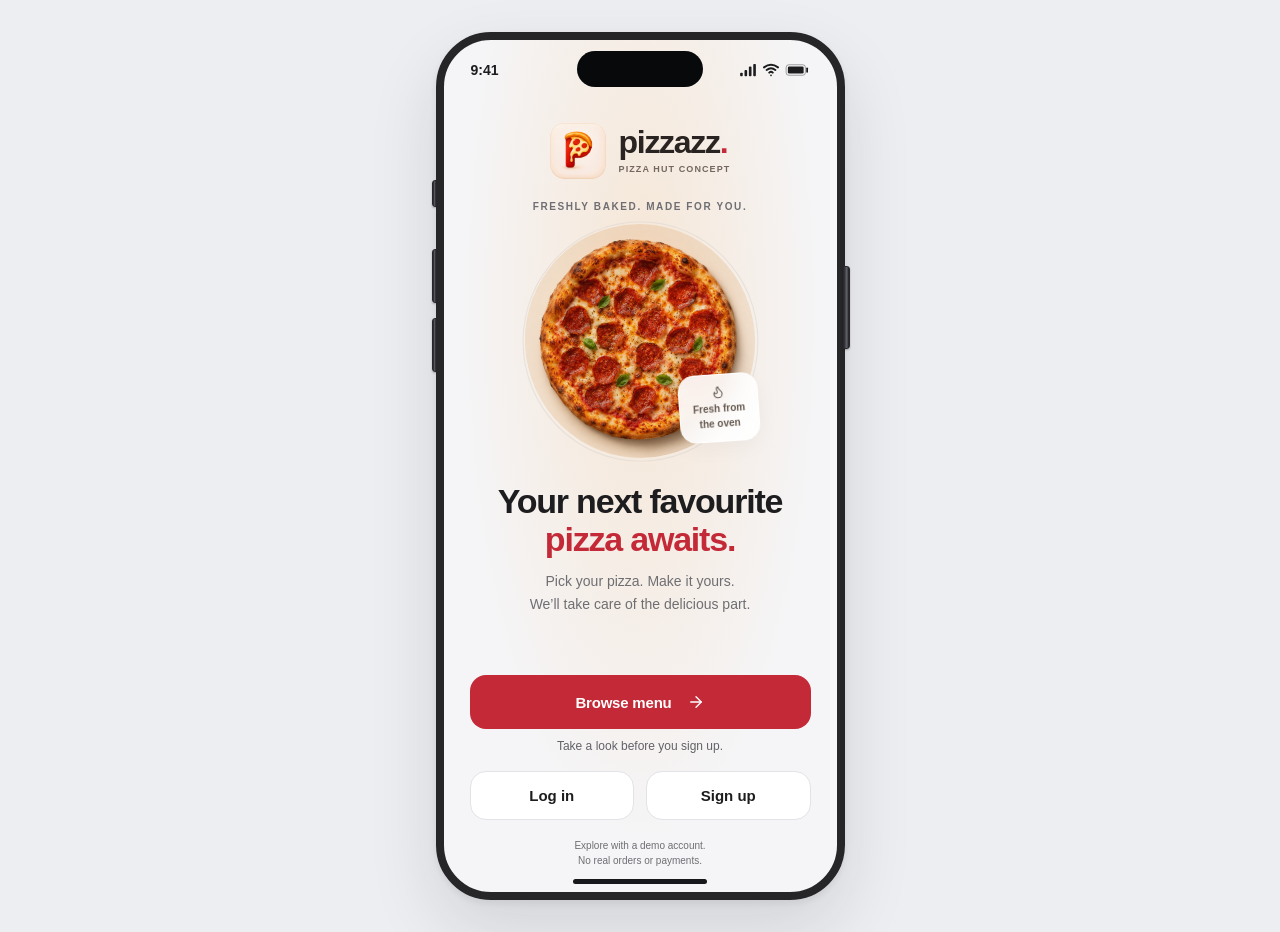
<file: index.html>
<!DOCTYPE html>
<html lang="en" data-presentation="app">
<head>
<meta charset="UTF-8"/><meta name="viewport" content="width=device-width, initial-scale=1, viewport-fit=cover"/>
<title>Pizzazz — Pizza Hut App Prototype</title>
<meta name="theme-color" content="#BD242D"/>
<meta name="description" content="Pizzazz: a Pizza Hut-inspired mobile ordering prototype."/>
<link rel="icon" type="image/png" href="assets/pizzazz-logo-refined.png"/>
<link rel="apple-touch-icon" href="assets/pizzazz-logo-refined.png"/>
<style>
:root{--red:#D62828;--red2:#F04438;--ink:#20242C;--muted:#717782;--soft:#F5F6F8;--line:#E8EAF0;--white:#fff;--gold:#FFB633;--radius:20px;--shadow:0 18px 50px rgba(16,20,30,.09)}*{box-sizing:border-box}body{margin:0;background:#F0F1F5;font-family:Inter,ui-sans-serif,system-ui,-apple-system,'Segoe UI',sans-serif;color:var(--ink)}button,input,select{font:inherit}button{cursor:pointer}button:disabled{cursor:not-allowed;opacity:.4}.shell{min-height:100vh;display:grid;grid-template-columns:260px minmax(350px,480px) 300px;justify-content:center;align-items:start;gap:28px;padding:32px 24px}.side{position:sticky;top:32px;padding:24px 22px;border:1px solid #E6E8ED;background:#fff;border-radius:24px;box-shadow:var(--shadow)}.side h1{font-size:24px;letter-spacing:-.9px;margin:4px 0 14px}.side p{font-size:14px;color:var(--muted);line-height:1.6}.side ul{padding-left:18px;color:#555c66;font-size:13px;line-height:2.1}.side .pill{font-weight:750;color:var(--red);background:#FFF0EE;padding:7px 11px;border-radius:99px;font-size:11px;letter-spacing:.06em;display:inline-block}.side a{color:var(--red);font-weight:700}.device{background:white;min-height:790px;width:100%;max-width:480px;border:8px solid #24272d;border-radius:42px;box-shadow:0 24px 75px #23263523;position:relative;overflow:hidden}.topbar{height:34px;display:flex;align-items:center;justify-content:space-between;padding:4px 26px 0;font-size:12px;font-weight:750;background:white;position:sticky;top:0;z-index:10}.signal{font-size:13px;letter-spacing:1px}.app{height:calc(100vh - 98px);min-height:710px;max-height:840px;overflow-y:auto;scrollbar-width:none;padding-bottom:100px}.app::-webkit-scrollbar{display:none}.header{display:flex;align-items:center;justify-content:space-between;padding:20px 22px 13px}.brand{font-size:26px;letter-spacing:-1.4px;font-weight:900}.brand span{color:var(--red)}.brandmark{width:34px;height:34px;display:inline-flex;align-items:center;justify-content:center;background:#FFE8E5;border-radius:11px;font-size:21px;margin-right:6px}.hdr-actions{display:flex;gap:9px}.iconbtn{background:var(--soft);border:0;border-radius:13px;min-width:40px;height:40px;display:grid;place-items:center;font-size:19px;position:relative}.counter{position:absolute;right:-4px;top:-5px;color:#fff;background:var(--red);border-radius:99px;font-size:10px;min-width:18px;height:18px;display:grid;place-items:center;font-weight:800}.content{padding:0 22px}.greeting{color:var(--muted);font-size:13px;font-weight:650;margin:0 0 5px}.h2{font-size:25px;letter-spacing:-.9px;line-height:1.17;font-weight:850;margin:0 0 17px}.mode-row{display:flex;gap:8px;margin-bottom:20px}.mode{border:1px solid var(--line);background:white;flex:1;padding:12px 4px;border-radius:15px;font-size:13px;font-weight:750}.mode.active{background:#FFF1EF;border-color:#F4B3AD;color:#B92323}.search{height:48px;background:#F5F6F8;border:1px solid #F0F0F2;border-radius:15px;padding:0 15px;display:flex;align-items:center;gap:10px;margin-bottom:20px}.search input{width:100%;border:0;background:transparent;outline:none;color:#252a30;font-size:14px}.section-title{display:flex;justify-content:space-between;align-items:center;margin:19px 0 14px;font-weight:850;font-size:18px;letter-spacing:-.5px}.linkbtn{border:0;background:transparent;color:var(--red);font-size:12px;font-weight:800;padding:5px}.category-grid{display:grid;grid-template-columns:repeat(4,1fr);gap:8px}.category{border:1px solid var(--line);background:#fff;padding:12px 0 11px;border-radius:17px;display:grid;gap:6px;justify-items:center;font-size:11px;font-weight:750}.category .emoji{font-size:25px}.category.active{background:#FFF0EE;border-color:#FFD0CA;color:#BA2222}.hero{background:linear-gradient(112deg,#B71920,#E64437);color:#fff;border-radius:21px;display:flex;justify-content:space-between;overflow:hidden;min-height:135px;padding:20px;margin:20px 0}.hero h3{font-size:21px;line-height:1.07;letter-spacing:-.6px;margin:0 0 9px}.hero p{font-size:11px;color:#FFE5E2;max-width:175px}.hero .pizza-large{font-size:91px;align-self:center;filter:drop-shadow(0 11px 10px #8c111b55)}.mini{font-size:11px;font-weight:800;letter-spacing:.04em}.item-list{display:grid;gap:10px}.food-card{display:flex;align-items:center;gap:12px;padding:12px;border:1px solid #EAEBED;border-radius:18px;background:white}.food-art{width:90px;height:89px;flex:none;display:grid;place-items:center;background:#FFF5EA;border-radius:15px;font-size:60px;overflow:hidden}.food-desc{flex:1;min-width:0}.food-desc h4{margin:0 0 4px;font-size:14px}.food-desc p{margin:0;color:var(--muted);font-size:11px;line-height:1.4}.food-desc strong{font-size:14px;display:block;margin-top:7px}.smalladd{background:var(--red);color:white;border:0;border-radius:11px;width:34px;height:34px;font-size:22px;font-weight:500}.bottom-nav{position:absolute;bottom:0;left:0;right:0;background:white;border-top:1px solid #E9EAEE;display:grid;grid-template-columns:repeat(4,1fr);height:76px;padding:9px 9px 18px;z-index:12}.navbtn{background:none;border:0;color:#9298A2;display:grid;justify-items:center;align-content:start;gap:4px;font-size:10px;font-weight:800}.navbtn b{font-size:23px;line-height:24px;font-weight:500}.navbtn.active{color:var(--red)}.subhead{display:flex;align-items:center;gap:13px;padding:15px 22px 20px;font-size:19px;font-weight:850}.back{border:0;background:#F6F6F8;border-radius:12px;width:38px;height:38px;font-size:21px}.chip{padding:7px 10px;background:#FFF2EA;border-radius:9px;color:#945128;font-size:11px;font-weight:800;display:inline-block}.product-hero{height:220px;border-radius:23px;background:radial-gradient(circle,#FFF2DB 0%,#FBE6CC 60%,#FAEEE1 100%);display:grid;place-items:center;position:relative;overflow:hidden}.product-hero .food-big{font-size:155px;filter:drop-shadow(0 15px 9px #A85D2824)}.product-hero .sparkle{position:absolute;top:17px;left:20px;color:#E79758;font-weight:900}.product-title{font-size:24px;letter-spacing:-.8px;font-weight:900;margin:19px 0 7px}.price{font-size:21px;font-weight:900;color:var(--red)}.muted{color:var(--muted)}.para{font-size:13px;line-height:1.6;color:var(--muted)}.progress{display:grid;grid-template-columns:repeat(4,1fr);margin:3px 0 22px;position:relative}.step{display:grid;justify-items:center;gap:6px;font-size:10px;color:#969BA5;font-weight:750;position:relative}.step i{font-style:normal;border:2px solid #E4E5EA;border-radius:50%;width:26px;height:26px;display:grid;place-items:center;background:white;color:#9AA0A9;z-index:2}.step.done i{background:var(--red);border-color:var(--red);color:white}.step.active i{background:#231F20;color:white;border-color:#231F20}.step.active{color:#23252A}.progress::before{content:'';position:absolute;left:12%;right:12%;height:2px;top:13px;background:#E8E9EC}.sizes{display:grid;grid-template-columns:repeat(3,1fr);gap:9px}.sizeopt{border:1px solid #E3E4EA;border-radius:16px;background:white;text-align:center;padding:14px 6px}.sizeopt strong{display:block;font-size:24px}.sizeopt span{font-size:11px;color:#858B96}.sizeopt b{display:block;margin-top:7px;font-size:11px}.sizeopt.active{border:2px solid var(--red);background:#FFF2F0;padding:13px 5px}.preview-pizza{background:#FFF8ED;border-radius:50%;width:210px;height:210px;display:grid;place-items:center;margin:0 auto 20px;position:relative;box-shadow:inset 0 0 0 8px #F4DEBC}.pizza-svg{width:95%;height:95%}.toppings-grid{display:grid;grid-template-columns:repeat(2,1fr);gap:9px}.topopt{border:1px solid var(--line);background:#fff;border-radius:15px;padding:12px;display:flex;align-items:center;gap:9px;text-align:left;position:relative}.topopt.active{background:#FFF3F1;border-color:#F4B8B2}.topopt .te{font-size:25px}.topopt .txt{font-size:12px;font-weight:800;flex:1}.topopt small{display:block;color:var(--muted);font-weight:500;font-size:11px;margin-top:2px}.tick{position:absolute;right:8px;top:7px;font-size:12px;color:var(--red);font-weight:900}.sticky-actions{position:sticky;bottom:0;background:#fff;box-shadow:0 -9px 20px #ffffffeb;border-top:1px solid #F0F0F2;padding:15px 22px 20px;margin-top:22px;z-index:8;display:flex;gap:9px}.primary{background:var(--red);color:#fff;border:0;border-radius:15px;padding:14px 16px;font-weight:850;font-size:14px;flex:1}.primary:active{transform:scale(.99)}.secondary{background:#F5F5F7;border:0;border-radius:15px;padding:14px 17px;font-weight:800}.outline{border:1px solid #D6D8DF;background:white;border-radius:14px;padding:13px 15px;font-weight:800}.summary{border:1px solid var(--line);border-radius:17px;padding:16px;background:white}.sumrow{display:flex;justify-content:space-between;gap:12px;font-size:13px;padding:7px 0}.sumrow span{color:#6F7682}.sumrow.total{border-top:1px solid #ECEEF0;margin-top:9px;padding-top:14px;font-weight:900;font-size:17px}.sumrow.total span{color:var(--ink)}.line{border:0;border-top:1px solid #ECEEF1;margin:17px 0}.cart-item{display:flex;gap:12px;align-items:start}.cart-img{width:80px;height:82px;background:#FFF3DF;border-radius:14px;display:grid;place-items:center;font-size:52px;flex:none}.qty{display:flex;gap:12px;align-items:center;margin-top:11px}.qty button{border:1px solid var(--line);background:white;border-radius:9px;width:29px;height:29px;font-weight:900;font-size:18px}.empty{text-align:center;padding:80px 10px 30px}.empty .illus{font-size:75px}.field{margin:15px 0}.field label{display:block;font-size:12px;font-weight:800;margin-bottom:8px}.field input,.field select{width:100%;padding:14px 13px;border:1px solid #DCE0E6;background:#fff;border-radius:12px;outline:none;font-size:13px}.field input:focus,.field select:focus{border-color:#DD5953}.payment-row{display:flex;align-items:center;gap:10px;border:1px solid var(--line);border-radius:13px;padding:13px;margin:8px 0;font-size:13px;font-weight:700;cursor:pointer}.payment-row.active{border-color:#E67B76;background:#FFF6F5}.payment-row input{accent-color:var(--red)}.confirm-icon{width:92px;height:92px;border-radius:50%;background:#E9F8EE;color:#259C59;font-size:54px;font-weight:900;display:grid;place-items:center;margin:28px auto 16px}.tracking-list{position:relative;margin:19px 8px}.tracking-item{display:flex;gap:14px;position:relative;min-height:77px}.tracking-item:not(:last-child):before{content:'';position:absolute;left:15px;top:31px;height:48px;width:2px;background:#E0E2E7}.track-dot{width:32px;height:32px;border-radius:50%;background:#EEEFF1;display:grid;place-items:center;font-size:15px;flex:none;z-index:1;color:#9BA0A8}.tracking-item.done .track-dot{background:#DFF4E5;color:#208F4F}.tracking-item.current .track-dot{background:var(--red);color:white;box-shadow:0 0 0 5px #FFE6E3}.tracking-item strong{font-size:13px}.tracking-item p{font-size:11px;color:var(--muted);margin:5px 0}.tracking-item.current strong{color:var(--red)}.tracking-card{background:#FFF5F3;padding:16px;border-radius:17px;display:flex;align-items:center;gap:10px}.tracking-card b{font-size:25px}.tracking-card span{font-size:12px;color:var(--muted)}.toast{position:absolute;bottom:89px;left:22px;right:22px;border-radius:15px;background:#23262C;color:#fff;padding:15px;z-index:30;box-shadow:0 15px 30px #0003;font-size:13px;font-weight:750;text-align:center;animation:slide .2s}.modal-back{position:absolute;inset:34px 0 0;background:#13182075;display:grid;place-items:center;z-index:50;padding:24px}.modal{background:white;border-radius:24px;width:100%;padding:24px;text-align:center;box-shadow:0 18px 40px #0002}.modal h3{margin:7px 0}.modal p{color:var(--muted);line-height:1.6;font-size:13px}.reward-box{background:linear-gradient(130deg,#26252A,#514049);color:white;border-radius:22px;padding:23px;margin-bottom:20px}.reward-box .big{font-size:45px;font-weight:900;letter-spacing:-1.8px}.reward-box small{color:#D4CED1}.game-grid{display:grid;grid-template-columns:repeat(3,1fr);gap:10px;margin-top:17px}.gamebtn{background:#FFF7ED;border:1px solid #E8D5BD;border-radius:17px;height:85px;font-size:42px}.gamebtn.revealed{background:#FFF0EF}.banner-note{font-size:11px;padding:12px 14px;border-radius:12px;background:#F7F7F9;color:#616A75;line-height:1.6;margin:13px 0}.history{display:grid;gap:10px}.history button{display:flex;justify-content:space-between;align-items:center;border:1px solid var(--line);background:#fff;border-radius:14px;padding:15px;text-align:left}.history strong{font-size:13px}.history small{display:block;margin-top:5px;color:var(--muted)}.tag{font-size:10px;font-weight:850;color:#A36A06;background:#FFF4DC;padding:6px 8px;border-radius:8px}.pill-badge{background:#FFE6E3;color:var(--red);padding:6px 9px;font-size:11px;font-weight:850;border-radius:8px}.brand-colored{font-size:21px;font-weight:900;color:var(--red)}@keyframes slide{from{transform:translateY(10px);opacity:0}to{transform:translateY(0);opacity:1}}@media(max-width:1120px){.shell{grid-template-columns:minmax(360px,480px) 260px}.side:first-child{display:none}}@media(max-width:790px){body{background:#fff}.shell{display:block;padding:0}.side{display:none}.device{border:0;box-shadow:none;border-radius:0;min-height:100vh;max-width:none}.topbar{height:30px}.app{height:calc(100dvh - 30px);max-height:none;min-height:0}.bottom-nav{padding-bottom:max(12px,env(safe-area-inset-bottom));height:calc(65px + env(safe-area-inset-bottom))}.sticky-actions{bottom:0}.toast{bottom:83px}}
/* Portrait iPhone-style preview: 393 x 852 CSS pixels inside an 8px bezel. */
.shell{grid-template-columns:260px 409px 300px}
.device{width:409px;max-width:409px;height:868px;min-height:0;border-radius:55px;isolation:isolate}
.device::before{content:'';position:absolute;top:11px;left:50%;transform:translateX(-50%);width:126px;height:36px;background:#08090b;border-radius:24px;z-index:25;pointer-events:none}
.device::after{content:'';position:absolute;bottom:8px;left:50%;transform:translateX(-50%);width:134px;height:5px;background:#17181b;border-radius:9px;z-index:60;pointer-events:none}
.topbar{height:59px;padding:0 27px;font-size:14px;position:relative}
.signal{display:flex;align-items:center;gap:5px}
.signal svg{display:block;width:18px;height:14px}.signal svg:last-child{width:25px}
.app{height:calc(100% - 59px);min-height:0;max-height:none;overscroll-behavior:contain;padding-bottom:110px}
.bottom-nav{height:88px;padding:12px 9px 30px}
.modal-back{inset:59px 0 0;padding-bottom:34px}
.toast{bottom:100px}
@media(max-width:1120px){.shell{grid-template-columns:409px 260px}}
@media(max-width:790px){body{background:#F0F1F5}.shell{display:grid;grid-template-columns:409px;padding:24px 0}.device{border:8px solid #24272d;box-shadow:0 24px 75px #23263523}.side{display:none}}
@media(max-width:440px){body{background:#fff}.shell{display:block;padding:0}.device{width:100%;max-width:none;height:100dvh;min-height:0;border:0;border-radius:0;box-shadow:none}.device::before,.device::after{display:none}.topbar{display:none}.app{height:100%;padding-top:env(safe-area-inset-top);padding-bottom:calc(100px + env(safe-area-inset-bottom))}.bottom-nav{height:calc(68px + env(safe-area-inset-bottom));padding-bottom:max(12px,env(safe-area-inset-bottom))}.modal-back{inset:0;padding-top:max(24px,env(safe-area-inset-top));padding-bottom:max(24px,env(safe-area-inset-bottom))}.toast{bottom:calc(80px + env(safe-area-inset-bottom))}}
/* Shared inline SVG styling, accessible controls and stable scrolling. */
.lucide{width:22px;height:22px;display:inline-block;vertical-align:middle;flex-shrink:0;stroke-width:1.8;pointer-events:none}
.iconbtn,.smalladd,.back{display:inline-flex;align-items:center;justify-content:center;min-width:44px;min-height:44px;flex-shrink:0}
.primary,.secondary,.outline,.linkbtn{min-height:44px}
.primary,.secondary,.outline{line-height:1.4}
.primary .lucide,.outline .lucide,.linkbtn .lucide{width:18px;height:18px;margin-left:3px}
button:focus-visible,input:focus-visible,select:focus-visible{outline:3px solid #2267B6;outline-offset:3px}
.mode{display:flex;align-items:center;justify-content:center;gap:5px;min-height:48px;font-size:12px;white-space:nowrap}
.mode .lucide{width:18px;height:18px}
.navbtn{color:#606773;min-height:44px;gap:5px}
.navbtn>.lucide{width:23px;height:23px}
.greeting .lucide,.sparkle .lucide{width:15px;height:15px}
.category .emoji{display:flex;align-items:center;justify-content:center;height:28px}
.category .lucide{width:27px;height:27px}
.brandmark .lucide{width:23px;height:23px}
.search{flex-shrink:0}.search .lucide{color:#656D79;width:20px;height:20px}
.food-art{width:76px;height:76px;color:#AD482D}.food-art>.lucide{width:44px;height:44px}
.food-art>.pizza-svg,.cart-img>.pizza-svg{width:90%;height:90%}
.food-big{display:grid;place-items:center;width:185px;height:185px}
.food-big>.lucide{width:125px;height:125px;color:#AF492F;stroke-width:1.3}
.hero .pizza-large{width:120px;height:120px;flex-shrink:0;display:grid;place-items:center;font-size:0}
.hero{gap:8px;align-items:center}.hero p{line-height:1.5}
.empty .illus>.lucide{width:64px;height:64px;color:#A64732;stroke-width:1.3}
.te>.lucide{width:24px;height:24px;color:#9E4C3D}.tick>.lucide{width:14px;height:14px}
.step i>.lucide{width:15px;height:15px}
.track-dot>.lucide{width:18px;height:18px}.tracking-card>.lucide{width:34px;height:34px;color:var(--red)}
.confirm-icon>.lucide{width:48px;height:48px}.modal-icon>.lucide{width:48px;height:48px;color:#208F4F}
.gamebtn>.lucide{width:36px;height:36px;color:#AC5035}.gamebtn.revealed:disabled{opacity:1}
.reward-box .lucide{width:23px;height:23px;color:#FFCF6D}.reward-box small{display:block;line-height:1.5}
.cart-item{min-width:0}.cart-item>div:last-child{min-width:0}.cart-img{width:64px;height:64px}.cart-img>.lucide{width:36px;height:36px;color:#AC5035}
.qty{gap:6px;flex-wrap:wrap}.qty button{min-width:44px;min-height:44px}.qty .remove-item{width:auto;font-size:12px;padding:0 8px}
.qty>.lucide{width:18px;height:18px}.sumrow{align-items:flex-start;overflow-wrap:anywhere}.sumrow>b{flex-shrink:0}.sumrow>b .lucide{width:17px;height:17px}
.item-options{display:block;font-size:11px;font-weight:400;line-height:1.6;margin-top:4px}
.builder-price{display:flex;justify-content:space-between;align-items:center;font-size:13px;padding:16px 0 0;border-top:1px solid var(--line);margin-top:20px}.builder-price strong{font-size:19px;color:var(--red)}
.payment-options{border:0;padding:0;margin:0;min-width:0}.payment-options legend{padding:0}.payment-row input{width:18px;height:18px;margin:0}.payment-note{margin-left:auto;font-size:11px}
.full-width{width:100%}.discount{color:#197243}.discount span{color:inherit}.voucher-card h3{margin:16px 0 4px}.voucher-card>.primary{width:100%}.voucher-symbol{color:var(--red)}.voucher-symbol>.lucide{width:40px;height:40px}
.modal{max-height:100%;overflow-y:auto}.modal .primary{width:100%}
.app{display:flex;flex-direction:column;padding-bottom:28px;scroll-padding-bottom:110px}
.app>.content{flex:1 0 auto}.app>.header,.app>.subhead,.app>.sticky-actions{flex-shrink:0}
.app.has-navigation{padding-bottom:106px}.sticky-actions{margin-top:22px;padding-bottom:24px}
.subhead{min-width:0}.subhead>span{overflow-wrap:anywhere}.banner-note{flex-shrink:0}
@media(max-width:440px){.app{padding-top:env(safe-area-inset-top);padding-bottom:env(safe-area-inset-bottom)}.app.has-navigation{padding-bottom:calc(90px + env(safe-area-inset-bottom))}.sticky-actions{padding-bottom:max(20px,env(safe-area-inset-bottom))}}
@media(max-width:360px){.content{padding:0 16px}.header,.subhead{padding-left:16px;padding-right:16px}.sticky-actions{padding-left:16px;padding-right:16px}.food-art{width:58px;height:64px}.food-card{gap:8px;padding:10px}.food-desc h4{font-size:13px}.mode-row{gap:5px}.mode{font-size:11px;gap:3px}.mode .lucide{width:16px;height:16px}.hero{padding:16px}.hero .pizza-large{width:94px;height:94px}.primary,.secondary{font-size:13px;padding-left:12px;padding-right:12px}}
@media(prefers-reduced-motion:reduce){*,*::before,*::after{animation:none!important;scroll-behavior:auto!important;transition:none!important}}
</style>
<link rel="stylesheet" href="visual.css"/>
</head>
<body>
<div class="shell">
<aside class="side"><span class="pill">WORKING UI/UX PROTOTYPE</span><h1>Pizza Hut<br/>Pizzazz App</h1><p>University project prototype based on the proposed redesign and ethnography tasks. A warmer visual refresh with realistic food imagery, a welcoming entry screen and interactive ordering.</p><ul><li>One-tap demo login</li><li>Browse & search food</li><li>Visual pizza builder</li><li>Custom toppings & live pricing</li><li>Cart & simulated checkout</li><li>Order tracking demo</li><li>Loyalty points & mini-game</li></ul><p><b>Try this:</b> Log In → Pizza → Margherita → + Add → Choose size → Add to cart → Checkout → Track order.</p><p class="banner-note">This is a local prototype. Payments, food delivery and notifications are simulated.</p></aside>
<div class="phone-frame"><div class="phone-hardware" aria-hidden="true"><span class="phone-key phone-silent"></span><span class="phone-key phone-volume-up"></span><span class="phone-key phone-volume-down"></span></div><button type="button" class="phone-power" data-action="phone-power" aria-label="Turn phone screen off" title="Turn phone screen off"></button><button type="button" class="phone-wake" data-action="phone-wake" aria-label="Turn phone screen on" hidden></button><div class="device"><div class="topbar"><span>9:41</span><span class="signal" aria-hidden="true"><svg viewBox="0 0 20 16" fill="currentColor"><rect x="1" y="11" width="3" height="4" rx="1"/><rect x="6" y="8" width="3" height="7" rx="1"/><rect x="11" y="4" width="3" height="11" rx="1"/><rect x="16" y="1" width="3" height="14" rx="1"/></svg><svg viewBox="0 0 20 16" fill="none" stroke="currentColor" stroke-width="2.2" stroke-linecap="round"><path d="M2 5Q10 -1 18 5M5 8Q10 4 15 8M8 11Q10 9 12 11"/><circle cx="10" cy="14" r="1" fill="currentColor" stroke="none"/></svg><svg viewBox="0 0 28 16"><rect x="1" y="2" width="22" height="12" rx="3" fill="none" stroke="currentColor" opacity=".45"/><rect x="3" y="4" width="18" height="8" rx="1.5" fill="currentColor"/><path d="M25 6v4" stroke="currentColor" stroke-width="2" stroke-linecap="round"/></svg></span></div><main id="app" class="app" aria-live="polite"></main><nav id="bottom-nav" class="bottom-nav" aria-label="Main navigation"></nav><div id="toast-root"></div><div id="modal-root"></div></div></div>
<aside class="side"><span class="pill">DEMO WALKTHROUGH</span><h1>Test the redesign</h1><p>This interactive prototype demonstrates three ethnography usability tasks.</p><p><b>Task 1:</b> Find and order food through a clear menu.</p><p><b>Task 2:</b> Build a pizza, see toppings visually, and review the live price.</p><p><b>Task 3:</b> Follow preparation and delivery stages.</p><p>Use <b>Advance status</b> on the tracking screen to simulate progress, or let the demo auto-advance.</p><div class="banner-note">No account, payment, API key, internet connection or installation required.</div></aside>
</div>
<script>
(()=>{'use strict';
const $=s=>document.querySelector(s);const fmt=n=>'RM '+Number(n).toFixed(2);
const PIZZAS=[{id:'margherita',name:'Margherita',pizzaGroup:'Vegetarian',description:'Classic tomato, fresh mozzarella & basil',price:12.99,emoji:'🍕',category:'Pizza'},{id:'pepperoni',name:'Pepperoni',pizzaGroup:'Beef',description:'Signature cheesy pizza with beef pepperoni',price:15.99,emoji:'🍕',category:'Pizza'},{id:'veggie',name:'Veggie Supreme',pizzaGroup:'Vegetarian',description:'Peppers, mushrooms, onions & olives',price:14.99,emoji:'🍕',category:'Pizza'},{id:'bbq',name:'BBQ Chicken',pizzaGroup:'Chicken',description:'BBQ chicken, onions & smoky sauce',price:17.99,emoji:'🍕',category:'Pizza'},{id:'pasta',name:'Creamy Pasta',description:'Creamy sauce with herbs',price:11.90,emoji:'🍝',category:'Pasta'},{id:'wings',name:'Chicken Wings',description:'Six golden wings',price:12.50,emoji:'🍗',category:'Chicken'},{id:'fries',name:'French Fries',description:'Crispy salted fries',price:5.90,emoji:'🍟',category:'Sides'},{id:'cola',name:'Iced Cola',description:'Refreshing cold drink',price:4.50,emoji:'🥤',category:'Drinks'},{"id":"bolognese","name":"Spaghetti Bolognese","description":"Spaghetti in rich beef & tomato sauce","price":14.9,"emoji":"🍝","category":"Pasta"},{"id":"alfredo","name":"Chicken Alfredo","description":"Fettuccine, grilled chicken & creamy sauce","price":16.9,"emoji":"🍝","category":"Pasta"},{"id":"arrabbiata","name":"Spicy Arrabbiata","description":"Penne with tomato, garlic & a chilli kick","price":12.9,"emoji":"🍝","category":"Pasta"},{"id":"lemon-tea","name":"Lemon Iced Tea","description":"Chilled black tea with a zesty lemon slice","price":5.9,"emoji":"🥤","category":"Drinks"},{"id":"orange-juice","name":"Orange Juice","description":"Bright, citrusy orange juice served cold","price":6.9,"emoji":"🥤","category":"Drinks"},{"id":"sparkling-water","name":"Sparkling Water","description":"Crisp sparkling water with ice & lime","price":4.9,"emoji":"🥤","category":"Drinks"},{"id":"garlic-bread","name":"Garlic Bread","description":"Four toasted slices with garlic butter & parsley","price":6.9,"emoji":"🍟","category":"Sides"},{"id":"mozzarella-sticks","name":"Mozzarella Sticks","description":"Five crispy cheese sticks with marinara dip","price":9.9,"emoji":"🍟","category":"Sides"},{"id":"potato-wedges","name":"Potato Wedges","description":"Golden skin-on wedges with savoury seasoning","price":7.9,"emoji":"🍟","category":"Sides"},{"id":"mushroom-soup","name":"Mushroom Soup","description":"Creamy mushroom soup finished with parsley","price":6.5,"emoji":"🍟","category":"Sides"},{"id":"chicken-tenders","name":"Chicken Tenders","description":"Five crispy chicken strips with a creamy dip","price":13.9,"category":"Chicken","emoji":""},{"id":"bbq-wings","name":"BBQ Chicken Wings","description":"Six wings coated in smoky barbecue sauce","price":14.9,"category":"Chicken","emoji":""},{"id":"popcorn-chicken","name":"Popcorn Chicken","description":"Golden bite-size chicken, made for sharing","price":9.9,"category":"Chicken","emoji":""},{"id":"brownie","name":"Chocolate Brownie","description":"Two rich, fudgy chocolate brownie squares","price":7.9,"category":"Desserts","emoji":""},{"id":"cheesecake","name":"Vanilla Cheesecake","description":"Creamy vanilla cheesecake with a biscuit base","price":9.9,"category":"Desserts","emoji":""},{"id":"cookies","name":"Chocolate Chip Cookies","description":"Three golden cookies with chocolate chunks","price":6.9,"category":"Desserts","emoji":""},{"id":"chicken-aloha","name":"Chicken Aloha","description":"Roasted chicken, pineapple, mozzarella & tomato sauce","price":17.9,"pizzaGroup":"Chicken","category":"Pizza","emoji":""},{"id":"spicy-chicken","name":"Spicy Chicken","description":"Roasted chicken, red chilli, capsicum & mozzarella","price":18.9,"pizzaGroup":"Chicken","category":"Pizza","emoji":""},{"id":"beef-supreme","name":"Beef Supreme","description":"Beef crumbles, mushrooms, capsicum, onions & mozzarella","price":18.9,"pizzaGroup":"Beef","category":"Pizza","emoji":""},{"id":"meat-lovers","name":"Beef Meat Lovers","description":"Beef pepperoni, beef sausage, beef crumbles & mozzarella","price":19.9,"pizzaGroup":"Beef","category":"Pizza","emoji":""}];
const CATEGORIES=[{name:'Pizza',icon:'pizza'},{name:'Pasta',icon:'utensils'},{name:'Sides',icon:'chef-hat'},{name:'Drinks',icon:'cup-soda'},{name:'Chicken',icon:'drumstick'},{name:'Desserts',icon:'cookie'}];
const TOPPINGS=[{id:'pepperoni',name:'Pepperoni',emoji:'🍕',price:2},{id:'mushrooms',name:'Mushrooms',emoji:'🍄',price:1.5},{id:'onions',name:'Onions',emoji:'🧅',price:1},{id:'cheese',name:'Extra Cheese',emoji:'🧀',price:2.5},{id:'peppers',name:'Capsicum',emoji:'🫑',price:1.5},{id:'olives',name:'Olives',emoji:'🫒',price:1.5}];
const SIZES=[{id:'S',diameter:'8”',extra:0},{id:'M',diameter:'10”',extra:3},{id:'L',diameter:'12”',extra:6}];
const STAGES=['Order Received','Preparing','Baking','Out for Delivery','Delivered'];const DESC=['Your order has been received.','The kitchen is preparing your pizza.','Your pizza is baking in the oven.','Your pizza is on the way!','Enjoy your meal!'];
// Official Lucide SVG paths vendored from lucide-icons/lucide, 2026-11-12. No runtime network dependency.
// Lucide / Feather copyright and permission notices: THIRD_PARTY_NOTICES.md.
const ICONS={
  "house": "<path d=\"M15 21v-8a1 1 0 0 0-1-1h-4a1 1 0 0 0-1 1v8\" /><path d=\"M3 10a2 2 0 0 1 .709-1.528l7-6a2 2 0 0 1 2.582 0l7 6A2 2 0 0 1 21 10v9a2 2 0 0 1-2 2H5a2 2 0 0 1-2-2z\" />",
  "shopping-cart": "<path d=\"m2.05 2.05 1.099-.028a1 1 0 0 1 1.008.815l2.69 14.347A1 1 0 0 0 7.83 18H18\" /><path d=\"M4.563 5h16.435a1 1 0 0 1 .981 1.204l-1.026 6.226A2 2 0 0 1 18.962 14H6.25\" /><circle cx=\"18\" cy=\"20\" r=\"2\" /><circle cx=\"8\" cy=\"20\" r=\"2\" />",
  "shopping-bag": "<path d=\"M16 10a4 4 0 0 1-8 0\" /><path d=\"M3.103 6.034h17.794\" /><path d=\"M3.4 5.467a2 2 0 0 0-.4 1.2V20a2 2 0 0 0 2 2h14a2 2 0 0 0 2-2V6.667a2 2 0 0 0-.4-1.2l-2-2.667A2 2 0 0 0 17 2H7a2 2 0 0 0-1.6.8z\" />",
  "search": "<path d=\"m21 21-4.34-4.34\" /><circle cx=\"11\" cy=\"11\" r=\"8\" />",
  "plus": "<path d=\"M5 12h14\" /><path d=\"M12 5v14\" />",
  "trash-2": "<path d=\"M3 6h18\"/><path d=\"M19 6v14a1 1 0 0 1-1 1H6a1 1 0 0 1-1-1V6\"/><path d=\"M8 6V4a1 1 0 0 1 1-1h6a1 1 0 0 1 1 1v2\"/><path d=\"M10 11v6\"/><path d=\"M14 11v6\"/>",
  "minus": "<path d=\"M5 12h14\" />",
  "chevron-down": "<path d=\"m6 9 6 6 6-6\"/>",
  "chevron-left": "<path d=\"m15 18-6-6 6-6\" />",
  "arrow-right": "<path d=\"M5 12h14\" /><path d=\"m12 5 7 7-7 7\" />",
  "check": "<path d=\"M20 6 9 17l-5-5\" />",
  "circle-check": "<circle cx=\"12\" cy=\"12\" r=\"10\" /><path d=\"m16 9-5.5 5.5L8 12\" />",
  "star": "<path d=\"M11.525 2.295a.53.53 0 0 1 .95 0l2.31 4.679a2.123 2.123 0 0 0 1.595 1.16l5.166.756a.53.53 0 0 1 .294.904l-3.736 3.638a2.123 2.123 0 0 0-.611 1.878l.882 5.14a.53.53 0 0 1-.771.56l-4.618-2.428a2.122 2.122 0 0 0-1.973 0L6.396 21.01a.53.53 0 0 1-.77-.56l.881-5.139a2.122 2.122 0 0 0-.611-1.879L2.16 9.795a.53.53 0 0 1 .294-.906l5.165-.755a2.122 2.122 0 0 0 1.597-1.16z\" />",
  "user": "<path d=\"M19 21v-2a4 4 0 0 0-4-4H9a4 4 0 0 0-4 4v2\" /><circle cx=\"12\" cy=\"7\" r=\"4\" />",
  "clipboard-list": "<rect width=\"8\" height=\"4\" x=\"8\" y=\"2\" rx=\"1\" ry=\"1\" /><path d=\"M16 4h2a2 2 0 0 1 2 2v14a2 2 0 0 1-2 2H6a2 2 0 0 1-2-2V6a2 2 0 0 1 2-2h2\" /><path d=\"M12 11h4\" /><path d=\"M12 16h4\" /><path d=\"M8 11h.01\" /><path d=\"M8 16h.01\" />",
  "truck": "<path d=\"M14 18V6a2 2 0 0 0-2-2H4a2 2 0 0 0-2 2v11a1 1 0 0 0 1 1h2\" /><path d=\"M15 18H9\" /><path d=\"M19 18h2a1 1 0 0 0 1-1v-3.65a1 1 0 0 0-.22-.624l-3.48-4.35A1 1 0 0 0 17.52 8H14\" /><circle cx=\"17\" cy=\"18\" r=\"2\" /><circle cx=\"7\" cy=\"18\" r=\"2\" />",
  "utensils": "<path d=\"M3 2v7c0 1.1.9 2 2 2h4a2 2 0 0 0 2-2V2\" /><path d=\"M7 2v20\" /><path d=\"M21 15V2a5 5 0 0 0-5 5v6c0 1.1.9 2 2 2h3Zm0 0v7\" />",
  "pizza": "<path d=\"m12 14-1 1\" /><path d=\"m13.75 18.25-1.25 1.42\" /><path d=\"M17.775 5.654a15.68 15.68 0 0 0-12.121 12.12\" /><path d=\"M18.8 9.3a1 1 0 0 0 2.1 7.7\" /><path d=\"M21.964 20.732a1 1 0 0 1-1.232 1.232l-18-5a1 1 0 0 1-.695-1.232A19.68 19.68 0 0 1 15.732 2.037a1 1 0 0 1 1.232.695z\" />",
  "gift": "<path d=\"M12 7v14\" /><path d=\"M20 11v8a2 2 0 0 1-2 2H6a2 2 0 0 1-2-2v-8\" /><path d=\"M7.5 7a1 1 0 0 1 0-5A4.8 8 0 0 1 12 7a4.8 8 0 0 1 4.5-5 1 1 0 0 1 0 5\" /><rect x=\"3\" y=\"7\" width=\"18\" height=\"4\" rx=\"1\" />",
  "package": "<path d=\"M11 21.73a2 2 0 0 0 2 0l7-4A2 2 0 0 0 21 16V8a2 2 0 0 0-1-1.73l-7-4a2 2 0 0 0-2 0l-7 4A2 2 0 0 0 3 8v8a2 2 0 0 0 1 1.73z\" /><path d=\"M12 22V12\" /><polyline points=\"3.29 7 12 12 20.71 7\" /><path d=\"m7.5 4.27 9 5.15\" />",
  "clock": "<circle cx=\"12\" cy=\"12\" r=\"10\" /><path d=\"M12 6v6l4 2\" />",
  "flame": "<path d=\"M12 3q1 4 4 6.5t3 5.5a1 1 0 0 1-14 0 5 5 0 0 1 1-3 1 1 0 0 0 5 0c0-2-1.5-3-1.5-5q0-2 2.5-4\" />",
  "chef-hat": "<path d=\"M10 11v5\" /><path d=\"M14 11v5\" /><path d=\"M6 12.65c0-.457-.316-.844-.727-1.041A4 4 0 017.52 4.034a1.53 1.53 0 001.367-.547 4 4 0 016.225 0 1.53 1.53 0 001.367.547 4 4 0 012.248 7.575c-.411.197-.727.584-.727 1.04V19a2 2 0 01-2 2H8a2 2 0 01-2-2z\" /><path d=\"M6 16h12\" />",
  "credit-card": "<rect width=\"20\" height=\"14\" x=\"2\" y=\"5\" rx=\"2\" /><line x1=\"2\" x2=\"22\" y1=\"10\" y2=\"10\" /><path d=\"M6 14h2\" />",
  "wallet": "<path d=\"M19 7V4a1 1 0 0 0-1-1H5a2 2 0 0 0 0 4h15a1 1 0 0 1 1 1v4h-3a2 2 0 0 0 0 4h3a1 1 0 0 0 1-1v-2a1 1 0 0 0-1-1\" /><path d=\"M3 5v14a2 2 0 0 0 2 2h15a1 1 0 0 0 1-1v-4\" />",
  "banknote": "<rect width=\"20\" height=\"12\" x=\"2\" y=\"6\" rx=\"2\" /><circle cx=\"12\" cy=\"12\" r=\"2\" /><path d=\"M6 12h.01M18 12h.01\" />",
  "ticket": "<path d=\"M2 9a3 3 0 0 1 0 6v2a2 2 0 0 0 2 2h16a2 2 0 0 0 2-2v-2a3 3 0 0 1 0-6V7a2 2 0 0 0-2-2H4a2 2 0 0 0-2 2Z\" /><path d=\"M13 5v2\" /><path d=\"M13 17v2\" /><path d=\"M13 11v2\" />",
  "map-pin": "<path d=\"M20 10c0 4.993-5.539 10.193-7.399 11.799a1 1 0 0 1-1.202 0C9.539 20.193 4 14.993 4 10a8 8 0 0 1 16 0\" /><circle cx=\"12\" cy=\"10\" r=\"3\" />",
  "cup-soda": "<path d=\"m6 8 1.75 12.28a2 2 0 0 0 2 1.72h4.54a2 2 0 0 0 2-1.72L18 8\" /><path d=\"M5 8h14\" /><path d=\"M7 15a6.47 6.47 0 0 1 5 0 6.47 6.47 0 0 0 5 0\" /><path d=\"m12 8 1-6h2\" />",
  "leaf": "<path d=\"M11 20a10 10 0 0010-10 25.9 25.9 0 00-1.04-7.281 1 1 0 00-1.755-.325C15.833 5.5 13 5.5 9.8 6.1A7 7 0 0011 20\" /><path d=\"M2 21a5 5 0 012.911-4.544C7.613 15.212 8.351 15.24 11 13\" />",
  "circle": "<circle cx=\"12\" cy=\"12\" r=\"10\" />",
  "sparkles": "<path d=\"M11.017 2.814a1 1 0 0 1 1.966 0l1.051 5.558a2 2 0 0 0 1.594 1.594l5.558 1.051a1 1 0 0 1 0 1.966l-5.558 1.051a2 2 0 0 0-1.594 1.594l-1.051 5.558a1 1 0 0 1-1.966 0l-1.051-5.558a2 2 0 0 0-1.594-1.594l-5.558-1.051a1 1 0 0 1 0-1.966l5.558-1.051a2 2 0 0 0 1.594-1.594z\" /><path d=\"M20 2v4\" /><path d=\"M22 4h-4\" /><circle cx=\"4\" cy=\"20\" r=\"2\" />",
  "cheese": "<path d=\"M14 11a3 3 0 01-6 0 5 5 0 016 0\" /><path d=\"M14.292 2.436a1.55 1.55 0 011.463-.088l.278.13A10.33 10.33 0 0122 11v8a2 2 0 01-2 2h-1.75a.28.28 0 01-.265-.25 2 2 0 00-3.97 0 .28.28 0 01-.265.25H4a2 2 0 01-2-2v-.75a.28.28 0 01.25-.265 2 2 0 00-.046-3.975.21.21 0 01-.204-.214v-2.678a2 2 0 01.952-1.703l6.062-3.732a.3.3 0 01.27-.002A2.5 2.5 0 0013 3.5l-.002-.104a.3.3 0 01.122-.24z\" /><path d=\"M22 11h-8\" /><path d=\"M8 11H2\" />",
  "onion": "<circle cx=\"12\" cy=\"12\" r=\"2\" /><circle cx=\"12\" cy=\"12\" r=\"6\" /><path d=\"M2.8 8.1a10 10 0 1 0 5.3-5.3C5 4 3 2 3 2L2 3s2 2 .8 5.1\" /><path d=\"M18 20v2\" /><path d=\"m21 21-1.9-1.9\" /><path d=\"M22 18h-2\" />",
  "olive": "<path d=\"m10 10 4-3\" /><path d=\"m10 7 4 3\" /><ellipse cx=\"12\" cy=\"12\" rx=\"9\" ry=\"10\" /><path d=\"m2 22 5-5\" /><path d=\"M18.69 5.31 22 2\" />",
  "sausage": "<path d=\"M22 19a3 3 0 1 1-6 0A11 11 0 0 0 5 8a3 3 0 1 1 0-6 17 17 0 0 1 17 17\" /><path d=\"M12.8 11.2 2 22\" /><path d=\"m9.2 8.8-2.5 2.5a3.1 3.1 0 0 0 0 4.2l1.8 1.8a3.1 3.1 0 0 0 4.2 0l2.5-2.5\" />"
};
ICONS.settings="<path d=\"M9.671 4.136a2.34 2.34 0 0 1 4.659 0 2.34 2.34 0 0 0 3.319 1.915 2.34 2.34 0 0 1 2.33 4.033 2.34 2.34 0 0 0 0 3.831 2.34 2.34 0 0 1-2.33 4.033 2.34 2.34 0 0 0-3.319 1.915 2.34 2.34 0 0 1-4.659 0 2.34 2.34 0 0 0-3.32-1.915 2.34 2.34 0 0 1-2.33-4.033 2.34 2.34 0 0 0 0-3.831A2.34 2.34 0 0 1 6.35 6.051a2.34 2.34 0 0 0 3.319-1.915\" />\n  <circle cx=\"12\" cy=\"12\" r=\"3\" />";
ICONS["drumstick"]="<path d=\"M15.4 15.63a7.875 6 135 1 1 6.23-6.23 4.5 3.43 135 0 0-6.23 6.23\" />\n  <path d=\"m8.29 12.71-2.6 2.6a2.5 2.5 0 1 0-1.65 4.65A2.5 2.5 0 1 0 8.7 18.3l2.59-2.59\" />";
ICONS["cookie"]="<path d=\"M11 17h.01\" />\n  <path d=\"M11.496 2c.324-.016.558.292.529.615a4 4 0 004.235 4.368.713.713 0 01.758.757 4 4 0 004.366 4.237c.323-.03.63.204.614.527a10 10 0 01-2.915 6.566A1 1 0 114.93 4.918 10 10 0 0111.496 2\" />\n  <path d=\"M12 12h.01\" />\n  <path d=\"M16 16h.01\" />\n  <path d=\"M16 3h.01\" />\n  <path d=\"M21 4h.01\" />\n  <path d=\"M21 8h.01\" />\n  <path d=\"M7 14h.01\" />\n  <path d=\"M9 8h.01\" />";
const icon=(name)=>`<svg class="lucide lucide-${name}" xmlns="http://www.w3.org/2000/svg" width="24" height="24" viewBox="0 0 24 24" fill="none" stroke="currentColor" stroke-width="2" stroke-linecap="round" stroke-linejoin="round" aria-hidden="true" focusable="false">${ICONS[name]||ICONS.circle}</svg>`;

const UI_ICONS={"🍕":"pizza","🍝":"utensils","🍟":"chef-hat","🥤":"cup-soda","🍗":"chef-hat","🛵":"truck","🛒":"shopping-cart","🛍️":"shopping-bag","🍽️":"utensils","👋":"sparkles","⌕":"search","🔎":"search","‹":"chevron-left","→":"arrow-right","✓":"check","✅":"circle-check","★":"star","⭐":"star","☆":"star","📋":"clipboard-list","🎁":"gift","📦":"package","👤":"user","👨‍🍳":"chef-hat","♨":"flame","⏱️":"clock","🎉":"sparkles","💳":"credit-card","📱":"wallet","💵":"banknote","🍄":"leaf","🧅":"circle","🧀":"circle","🫑":"leaf","🫒":"circle","✦":"sparkles"};
function iconMarkup(html){return html.split(/(<[^>]*>)/g).map(part=>part.startsWith('<')?part:part.replace(/🍕|🍝|🍟|🥤|🍗|🛵|🛒|🛍️|🍽️|👋|⌕|🔎|‹|→|✓|✅|★|⭐|☆|📋|🎁|📦|👤|👨‍🍳|♨|⏱️|🎉|💳|📱|💵|🍄|🧅|🧀|🫑|🫒|✦/gu,s=>icon(UI_ICONS[s]))).join('')}
// Original ingredient drawings only where Lucide has no exact ingredient match.
function toppingIcon(id){
  const named={pepperoni:'sausage',onions:'onion',cheese:'cheese',olives:'olive'};
  if(named[id])return icon(named[id]);
  const paths=id==='mushrooms'?'<path d="M3 13a9 9 0 0 1 18 0Z"/><path d="M9 13v6a2 2 0 0 0 2 2h2a2 2 0 0 0 2-2v-6"/><path d="M8 9h.01M12 7h.01M16 10h.01"/>':'<path d="M12 7c0-3 1-4 3-5"/><path d="M12 7C6 3 2 9 5 17c1 4 4 5 7 3 3 2 6 1 7-3 3-8-1-14-7-10Z"/><path d="M9 10c-1 3-1 6 0 8M15 10c1 3 1 6 0 8"/>';
  return '<svg class="ingredient-icon" xmlns="http://www.w3.org/2000/svg" viewBox="0 0 24 24" width="24" height="24" fill="none" stroke="currentColor" stroke-width="1.8" stroke-linecap="round" stroke-linejoin="round" aria-hidden="true" focusable="false">'+paths+'</svg>';
}
function foodArt(p){const id=PIZZAS.some(x=>x.id===p.id)?p.id:'margherita';return `<span class="food-photo" data-food="${id}" role="img" aria-label="${esc(p.name)}"></span>`}
const modeIcon=m=>icon(m==='Delivery'?'truck':m==='Takeaway'?'shopping-bag':'utensils');
const categoryIcon=c=>icon(CATEGORIES.find(x=>x.name===c)?.icon||'utensils');
const PICKUP_OUTLETS=['Bukit Bintang — Demo outlet','KL Sentral — Demo outlet','Bangsar — Demo outlet'];
const PAYMENT_PROVIDERS={cardProvider:[{id:'visa',name:'Visa',logo:'visa'},{id:'mastercard',name:'Mastercard',logo:'mc'}],walletProvider:[{id:'touchngo',name:'Touch & Go eWallet',logo:'touchngo'},{id:'grabpay',name:'GrabPay',logo:'grabpay'}]};
const paymentProviderKey=()=>state.payment==='Card (demo)'?'cardProvider':state.payment==='E-Wallet (demo)'?'walletProvider':null;
function paymentProviderOptions(){const key=paymentProviderKey();if(!key)return '';return '<fieldset class="provider-options"><legend>'+(key==='cardProvider'?'Choose your card':'Choose your e-wallet')+'</legend><div class="provider-grid">'+PAYMENT_PROVIDERS[key].map(p=>'<label class="provider-option '+(state[key]===p.id?'selected':'')+'"><input type="radio" name="payment-provider" value="'+p.id+'" '+(state[key]===p.id?'checked':'')+'/><img src="assets/payments/'+p.logo+'.svg" alt="" width="70" height="44"/><span>'+esc(p.name)+'</span></label>').join('')+'</div></fieldset>'}
function paymentDescription(){const key=paymentProviderKey();return key?PAYMENT_PROVIDERS[key].find(p=>p.id===state[key]).name+' (demo)':state.payment}
const VOUCHER_DURATION=30*24*60*60*1000;
const defaultState={theme:'light',view:'login',tab:'Home',category:'Pizza',categoriesExpanded:false,query:'',mode:'Delivery',selectedId:'margherita',builderStep:0,builderQty:1,toppingsExpanded:false,size:'M',toppings:[],drafts:{},cart:[],address:'123 Jalan Merdeka, Kuala Lumpur',pickupOutlet:PICKUP_OUTLETS[0],dineInOutlet:'',payment:'Card (demo)',cardProvider:'visa',walletProvider:'touchngo',order:null,orders:[],points:120,gamePlays:0,gameRevealed:[],gameWin:1,vouchers:[],appliedVoucher:null,voucherReturn:'checkout',rewardsReturn:null,builderOrigin:'product',editingCart:null};
const freshState=()=>JSON.parse(JSON.stringify(defaultState));
const validToppings=value=>Array.isArray(value)?[...new Set(value.filter(id=>TOPPINGS.some(t=>t.id===id)))].slice(0,5):[];
function normalizeState(raw){
  const s={...freshState(),...(raw&&typeof raw==='object'&&!Array.isArray(raw)?raw:{})};
  const text=(v,fallback='')=>typeof v==='string'?v.slice(0,160):fallback;
  const mode=v=>['Delivery','Takeaway','Dine-in'].includes(v)?v:'Delivery';
  const items=value=>Array.isArray(value)?value.flatMap(x=>{
    const p=PIZZAS.find(p=>p.id===x?.id);if(!p||!Number.isFinite(x.qty)||x.qty<1)return [];
    const size=p.category==='Pizza'?(SIZES.some(z=>z.id===x.size)?x.size:'M'):null;
    const toppings=p.category==='Pizza'?validToppings(x.toppings):[];
    const price=p.price+(size?(SIZES.find(z=>z.id===size)?.extra||0):0)+toppings.reduce((sum,id)=>sum+TOPPINGS.find(t=>t.id===id).price,0);
    return [{id:p.id,name:p.name,emoji:p.emoji,category:p.category,size,toppings,price:Math.round(price*100)/100,qty:Math.min(99,Math.floor(x.qty))}];
  }):[];
  const order=o=>{if(!o||typeof o!=='object'||typeof o.id!=='string'||!Number.isFinite(o.total)||o.total<0)return null;const cleanItems=items(o.items);if(!cleanItems.length)return null;return {...o,id:text(o.id),items:cleanItems,mode:mode(o.mode),address:text(o.address),payment:text(o.payment),stage:Number.isInteger(o.stage)?Math.max(0,Math.min(4,o.stage)):0,createdAt:Number.isFinite(o.createdAt)?o.createdAt:Date.now()}};
  if(!['light','dark'].includes(s.theme))s.theme='light';
  s.mode=mode(s.mode);s.cart=items(s.cart);s.orders=Array.isArray(s.orders)?s.orders.map(order).filter(Boolean):[];s.order=order(s.order);
  if(s.order){const existing=s.orders.find(o=>o.id===s.order.id);if(existing)s.order=existing;else s.orders.unshift(s.order)}
  s.query=text(s.query);s.address=text(s.address);s.pickupOutlet=PICKUP_OUTLETS.includes(s.pickupOutlet)?s.pickupOutlet:PICKUP_OUTLETS[0];s.dineInOutlet=text(s.dineInOutlet);
  if(!['Card (demo)','E-Wallet (demo)','Cash (demo)'].includes(s.payment))s.payment='Card (demo)';
  for(const key of Object.keys(PAYMENT_PROVIDERS)){if(!PAYMENT_PROVIDERS[key].some(p=>p.id===s[key]))s[key]=PAYMENT_PROVIDERS[key][0].id}
  if(!CATEGORIES.some(c=>c.name===s.category))s.category='Pizza';
  s.categoriesExpanded=s.categoriesExpanded===true;
  if(!PIZZAS.some(p=>p.id===s.selectedId))s.selectedId='margherita';
  if(!SIZES.some(z=>z.id===s.size))s.size='M';s.toppings=validToppings(s.toppings);
  s.toppingsExpanded=s.toppingsExpanded===true||(Number.isInteger(s.builderStep)&&s.builderStep>0);s.builderStep=0;
  const drafts={};for(const p of PIZZAS.filter(p=>p.category==='Pizza')){const d=s.drafts?.[p.id];if(d&&typeof d==='object')drafts[p.id]={size:SIZES.some(z=>z.id===d.size)?d.size:'M',toppings:validToppings(d.toppings)}}s.drafts=drafts;
  if(raw&&s.view==='builder'&&!s.editingCart&&!s.drafts[s.selectedId])s.drafts[s.selectedId]={size:s.size,toppings:[...s.toppings]};
  s.points=Number.isFinite(s.points)?Math.max(0,Math.floor(s.points)):120;
  s.gamePlays=Number.isInteger(s.gamePlays)?Math.max(0,s.gamePlays):0;s.gameRevealed=Array.isArray(s.gameRevealed)?s.gameRevealed.filter(i=>[0,1,2].includes(i)).slice(0,1):[];
  if(![0,1,2].includes(s.gameWin))s.gameWin=1;
  const savedVoucher=Array.isArray(s.vouchers)?s.vouchers.find(v=>v?.id==='free-side'):null;
  const validDate=n=>Number.isFinite(n)&&n>0&&n<8.64e15;
  if(savedVoucher){const expiresAt=validDate(savedVoucher.expiresAt)?savedVoucher.expiresAt:Date.now()+VOUCHER_DURATION;s.vouchers=[{id:'free-side',redeemedAt:validDate(savedVoucher.redeemedAt)?savedVoucher.redeemedAt:expiresAt-VOUCHER_DURATION,expiresAt}]}else s.vouchers=[];
  s.appliedVoucher=s.appliedVoucher==='free-side'&&s.vouchers.some(v=>v.expiresAt>Date.now())?'free-side':null;
  if(!['login','signin','signup','home','product','builder','cart','checkout','confirmation','tracking','rider','orders','rewards','game','profile','settings','vouchers'].includes(s.view))s.view='home';
  if(s.view==='rider'&&(!s.order||s.order.mode!=='Delivery'||s.order.stage<3))s.view='tracking';
  if(s.view==='confirmation'&&!s.order)s.view='home';
  if(s.view==='builder'&&PIZZAS.find(p=>p.id===s.selectedId).category!=='Pizza')s.view='product';
  if(raw?.view==='home'&&s.view==='home'&&!s.visualRefreshSeen)s.view='login';
  s.voucherReturn=s.voucherReturn==='rewards'?'rewards':'checkout';
  s.rewardsReturn=s.rewardsReturn==='checkout'&&['rewards','game','vouchers'].includes(s.view)?'checkout':null;
  s.builderOrigin=['home','product','cart'].includes(s.builderOrigin)?s.builderOrigin:'product';
  if(s.editingCart){const e=s.editingCart,item=s.cart[e.index];if(s.view==='builder'&&Number.isInteger(e.index)&&e.index>=0&&item?.category==='Pizza'&&e.signature===cartSignature(item)){s.editingCart={index:e.index,signature:e.signature};s.builderOrigin='cart'}else{s.editingCart=null;if(s.view==='builder')s.view='cart'}}
  s.builderQty=Number.isInteger(raw?.builderQty)?Math.max(1,Math.min(99,raw.builderQty)):(s.editingCart?s.cart[s.editingCart.index].qty:1);
  return s;
}
let state;try{state=normalizeState(JSON.parse(localStorage.getItem('pizzazz_demo_v2')||'null'))}catch{state=freshState()}
let screenOff=false,powerPausedAt=0;
let toastTimer=null;let trackTimer=Date.now();let modalFocus=null;
const save=()=>{try{localStorage.setItem('pizzazz_demo_v2',JSON.stringify({...state,view:state.view==='confirmation'?'tracking':state.view}))}catch{}};
const esc=s=>String(s??'').replace(/[&<>"']/g,c=>({'&':'&amp;','<':'&lt;','>':'&gt;','"':'&quot;',"'":'&#39;'}[c]));
const priceFor=(p,size='S',tops=[])=>p.price+(p.category==='Pizza'?(SIZES.find(s=>s.id===size)?.extra||0):0)+tops.reduce((sum,id)=>sum+(TOPPINGS.find(t=>t.id===id)?.price||0),0);
const cartTotal=()=>state.cart.reduce((a,x)=>a+x.price*x.qty,0);const fee=()=>state.mode==='Delivery'&&state.cart.length?4:0;
const money=n=>Math.round((n+Number.EPSILON)*100)/100;
const sideDiscount=()=>{const sides=state.cart.filter(x=>x.category==='Sides');return sides.length?Math.min(...sides.map(x=>x.price)):0};
const activeVoucher=()=>state.vouchers.find(v=>v.id==='free-side'&&v.expiresAt>Date.now());
const expiryLabel=v=>new Date(v.expiresAt).toLocaleString('en-GB',{timeZone:'Asia/Singapore',dateStyle:'medium',timeStyle:'short'})+' SGT';
const discount=()=>state.appliedVoucher==='free-side'&&activeVoucher()?sideDiscount():0;
const finalTotal=()=>money(cartTotal()+fee()-discount());
const fulfillmentKey=()=>state.mode==='Delivery'?'address':state.mode==='Takeaway'?'pickupOutlet':'dineInOutlet';
const fulfillment=()=>state[fulfillmentKey()];
const saveDraft=()=>{if(state.editingCart)return;state.drafts[state.selectedId]={size:state.size,toppings:[...state.toppings]}};
const stagesFor=o=>o.mode==='Delivery'?STAGES:['Order Received','Preparing','Baking',o.mode==='Takeaway'?'Ready for Pickup':'Ready to Serve',o.mode==='Takeaway'?'Collected':'Served'];
const nav=(view,tab)=>{const keepTracking=['tracking','rider'].includes(state.view)&&['tracking','rider'].includes(view);closeModal();if(view!=='builder')state.editingCart=null;if(!['rewards','game','vouchers'].includes(view))state.rewardsReturn=null;state.view=view;if(tab)state.tab=tab;if(!keepTracking)trackTimer=Date.now();render();$('#app').scrollTo(0,0);$('#app .subhead .back')?.focus()};
const hdr=(title)=>`<div class="subhead"><button class="back" data-action="back" aria-label="Back">‹</button><span>${title}</span></div>`;
function selected(){return PIZZAS.find(p=>p.id===state.selectedId)||PIZZAS[0]}
const subtotal=()=>priceFor(selected(),state.size,state.toppings);
function login(){return `<section class="welcome" aria-labelledby="welcome-title"><div class="brand"><img src="assets/pizzazz-logo-refined.png" alt="" width="42" height="42"/><div class="brand-copy"><span class="brand-name">pizzazz<span style="color:var(--red)">.</span></span><small>PIZZA HUT CONCEPT</small></div></div><p class="welcome-kicker">FRESHLY BAKED. MADE FOR YOU.</p><div class="welcome-visual"><img src="assets/pizza-hero.png" alt="Freshly baked pepperoni pizza with golden crust and basil" width="240" height="240" fetchpriority="high"/><span class="welcome-stamp">${icon('flame')}Fresh from<br/>the oven</span></div><h1 id="welcome-title">Your next favourite<br/><span>pizza awaits.</span></h1><p class="welcome-copy">Pick your pizza. Make it yours.<br/>We’ll take care of the delicious part.</p><div class="welcome-actions"><button class="primary" data-action="demo-login">Browse menu ${icon('arrow-right')}</button><p class="welcome-guest-note">Take a look before you sign up.</p><div class="welcome-account-actions"><button class="outline" data-action="show-signin">Log in</button><button class="outline" data-action="show-signup">Sign up</button></div></div><p class="welcome-note">Explore with a demo account.<br/>No real orders or payments.</p></section>`}

function accountForm(register){return `${hdr(register?'Sign up':'Log in')}<div class="content account-page"><div class="account-intro"><img src="assets/pizzazz-logo-refined.png" alt="" width="60" height="60"/><p class="account-eyebrow">YOUR NEXT SLICE STARTS HERE</p><h1>${register?'Join the pizza lovers.':'Welcome back.'}</h1><p>${register?'Your favourites, all in one place.':'Ready for something delicious?'}</p></div><form id="demo-auth-form" novalidate autocomplete="off" aria-describedby="demo-auth-note">${register?'<div class="field"><label for="account-name">Full name</label><input id="account-name" type="text" placeholder="Your name" autocomplete="off"/></div>':''}<div class="field"><label for="account-email">Email address</label><input id="account-email" type="email" inputmode="email" placeholder="you@example.com" autocomplete="off" autocapitalize="none" spellcheck="false"/></div><div class="field"><label for="account-password">Password</label><input id="account-password" type="password" placeholder="Enter any demo password" autocomplete="off"/></div><p class="banner-note" id="demo-auth-note">Just a demo. Any details work, or leave the fields blank. No account is created and your details are not saved.</p><button class="primary full-width account-submit" type="submit">${register?'Register':'Log in'} ${icon('arrow-right')}</button></form><div class="account-switch"><span>${register?'Already have an account?':'New to Pizzazz?'}</span><button class="linkbtn" data-action="${register?'show-signin':'show-signup'}">${register?'Log in':'Sign up'}</button></div></div><footer class="account-footer"><button class="linkbtn account-guest" data-action="demo-login">Continue as guest</button></footer>`}
function signin(){return accountForm(false)}
function signup(){return accountForm(true)}
function categoryPromotion(){
 const promos={Chicken:{id:'chicken-tenders',title:'Crispy bites, big flavour',copy:'A little crunch for your cravings.'},Desserts:{id:'brownie',title:'Save room for something sweet',copy:'Finish your meal with a chocolate treat.'},Pizza:{id:'margherita',title:'Build your perfect pizza',copy:'Choose your size and favourite extras.'},Pasta:{id:'pasta',title:'Twirl into something tasty',copy:'Creamy comfort, fork after fork.'},Sides:{id:'garlic-bread',title:'A little extra delicious',copy:'Golden garlic bread for the table.'},Drinks:{id:'lemon-tea',title:'Sip something refreshing',copy:'A zesty finish to your favourite meal.'}};
 const promo=promos[state.category];if(!promo)return '';const food=PIZZAS.find(p=>p.id===promo.id);
 return '<section class="hero category-promo"><div><div class="mini">'+state.category.toUpperCase()+' SPOTLIGHT</div><h3>'+esc(food.name)+'</h3><p class="promo-feature"><strong>'+(food.category==='Pizza'?'Small from ':'')+fmt(food.price)+'</strong></p><button class="hero-cta" '+(food.category==='Pizza'?'data-action="featured-builder"':'data-action="product" data-id="'+food.id+'"')+'>'+(food.category==='Pizza'?'Make it yours':'View item')+' '+icon('arrow-right')+'</button></div><div class="promo-art">'+foodArt(food)+'</div></section>';
}
function home(){const q=state.query.trim().toLowerCase();const foods=PIZZAS.filter(p=>(p.category===state.category||q)&&(q?`${p.name} ${p.description} ${p.category}`.toLowerCase().includes(q):true));return `<div class="header"><div class="brand"><img src="assets/pizzazz-logo-refined.png" alt="" width="42" height="42"/><div class="brand-copy"><span class="brand-name">pizzazz<span style="color:var(--red)">.</span></span><small>PIZZA HUT CONCEPT</small></div></div><div class="hdr-actions"><button class="iconbtn" data-action="go-cart" aria-label="Cart">🛒${state.cart.reduce((a,x)=>a+x.qty,0)?`<span class="counter">${state.cart.reduce((a,x)=>a+x.qty,0)}</span>`:''}</button></div></div><div class="content"><p class="greeting">HELLO, PIZZA LOVER 👋</p><h2 class="h2 home-title" tabindex="-1">Good food. <em>Great mood.</em></h2><div class="mode-row" style="--mode-index:${['Delivery','Takeaway','Dine-in'].indexOf(state.mode)}">${['Delivery','Takeaway','Dine-in'].map(m=>`<button class="mode ${state.mode===m?'active':''}" data-action="mode" data-value="${m}" aria-pressed="${state.mode===m}">${m==='Delivery'?'🛵':m==='Takeaway'?'🛍️':'🍽️'} ${m}</button>`).join('')}</div><label class="search"><span>⌕</span><input id="search" type="search" aria-label="Search food and drinks" placeholder="Search food, drinks and more..." value="${esc(state.query)}" autocomplete="off"/></label><div class="section-title category-heading"><span>Categories</span><button class="category-expand" data-action="toggle-categories" aria-controls="category-list" aria-expanded="${state.categoriesExpanded}" aria-label="${state.categoriesExpanded?'Collapse categories':'Expand all categories'}"><span>${state.categoriesExpanded?'Show less':'Show all'}</span>${icon('chevron-down')}</button></div><p class="category-hint" id="category-hint">${state.categoriesExpanded?'Choose a category below.':'Swipe for more '+icon('arrow-right')}</p><div id="category-list" class="category-grid ${state.categoriesExpanded?'expanded':'scrollable'}" role="group" aria-label="Menu categories" aria-describedby="category-hint">${CATEGORIES.map(({name:c})=>`<button class="category ${!q&&state.category===c?'active':''}" data-action="category" data-value="${c}" aria-pressed="${!q&&state.category===c}"><span class="emoji">${categoryIcon(c)}</span>${c}</button>`).join('')}</div>${!q?categoryPromotion():''}<div class="section-title">${q?'Search results':state.category==='Pizza'?'Fresh from the oven':state.category}${q?'<button class="linkbtn" data-action="clear-search">Clear search</button>':''}</div>${q?'<p class="search-scope">Results across all categories</p>':''}<div class="item-list">${foods.length?foods.map(p=>`<div class="food-card"><button class="food-art food-details" data-action="product" data-id="${p.id}" aria-label="View ${p.name} details">${foodArt(p)}</button><div class="food-desc"><h4><button class="food-name" data-action="product" data-id="${p.id}">${p.name}</button></h4><p>${p.description}</p><strong>${p.category==='Pizza'?'<small>Small from</small>':''}${fmt(p.price)}</strong></div><button class="menu-action" data-action="${p.category==='Pizza'?'menu-customize':'menu-add'}" data-id="${p.id}" aria-label="Add ${p.name}${p.category==='Pizza'?' — choose size':' to cart'}">${icon('plus')} Add</button></div>`).join(''):'<div class="empty"><div class="illus">🔎</div><p>No matching food found.</p></div>'}</div><p class="photo-note">Your favourites, made for every craving.</p><div style="height:22px"></div></div>`}
function product(){const p=selected();return `${hdr(p.name)}<div class="content"><div class="product-hero"><span class="sparkle">✦ FRESHLY MADE</span><div class="food-big">${foodArt(p)}</div></div><h2 class="product-title">${p.name}</h2><span class="price">${p.category==='Pizza'?'<small>Small from </small>':''}${fmt(p.price)}</span><p class="para">${p.description}. Made fresh for every order.</p><span class="chip">${p.category==='Pizza'?'Choose a size · toppings optional':'Ready to order'}</span></div><div class="sticky-actions"><button class="secondary" data-action="back">Back</button><button class="primary" data-action="${p.category==='Pizza'?'start-builder':'quick-add'}">${p.category==='Pizza'?'+ Add':'Add to Cart →'}</button></div>`}
function pizzaVarietyPicker(){return `<div class="field pizza-variety-field"><label for="pizza-variety">Choose your pizza</label><div class="outlet-select"><select id="pizza-variety" aria-describedby="pizza-variety-hint">${['Chicken','Beef','Vegetarian'].map(group=>`<optgroup label="${group}">${PIZZAS.filter(p=>p.category==='Pizza'&&p.pizzaGroup===group).map(p=>`<option value="${p.id}" ${state.selectedId===p.id?'selected':''}>${p.name} - Small from ${fmt(p.price)}</option>`).join('')}</optgroup>`).join('')}</select>${icon('chevron-down')}</div><p id="pizza-variety-hint">Pick a variety, then choose your size and extra toppings.</p></div>`}
function changePizzaVariety(id){
 if(state.view!=='builder'||state.builderStep!==0||!PIZZAS.some(p=>p.id===id&&p.category==='Pizza')||id===state.selectedId)return;
 if(!state.editingCart){saveDraft();const draft=state.drafts[id];state.size=draft?.size||'M';state.toppings=[...(draft?.toppings||[])]}
 state.selectedId=id;saveDraft();render();$('#pizza-variety')?.focus();
}
function builder(){const p=selected(),count=state.toppings.length;return `<div class="subhead builder-heading"><button class="back" data-action="back" aria-label="Back to ${state.builderOrigin}">${icon('chevron-left')}</button><span>${state.editingCart?'Edit pizza':'Make it yours'}</span></div><div class="content builder-content">${state.editingCart&&state.builderQty>1?`<p class="banner-note">Changes apply to all ${state.builderQty} pizzas in this cart item.</p>`:''}${pizzaVarietyPicker()}<div class="preview-pizza builder-size-photo">${foodArt(p)}</div><h2 class="section-title size-title">Choose your size</h2><p class="size-hint" id="size-hint">Pizza diameter in inches.</p><div class="sizes" role="group" aria-label="Pizza size" aria-describedby="size-hint">${SIZES.map(s=>`<button class="sizeopt ${state.size===s.id?'active':''}" data-action="size" data-value="${s.id}" aria-pressed="${state.size===s.id}"><strong>${s.id}</strong><span>${s.diameter}</span><b>${fmt(p.price+s.extra)}</b></button>`).join('')}</div><section class="builder-extras" aria-label="Optional extra toppings"><div class="builder-extras-heading"><button class="extras-toggle" data-action="toggle-toppings" aria-expanded="${state.toppingsExpanded}" aria-controls="builder-toppings"><span><strong>Extra toppings</strong><small>${count?count+' selected':'Optional'}</small></span>${icon('chevron-down')}</button>${count?'<button class="linkbtn extras-clear" data-action="clear-toppings">Clear extras</button>':''}</div><p class="extras-summary">${count?state.toppings.map(id=>TOPPINGS.find(t=>t.id===id).name).join(', '):'Original recipe. No extra toppings.'}</p><div id="builder-toppings" class="builder-toppings-panel" ${state.toppingsExpanded?'':'hidden'}><p class="extras-help">Choose up to 5 extras. The photo shows the original recipe.</p><div class="toppings-grid">${TOPPINGS.map(t=>`<button class="topopt ${state.toppings.includes(t.id)?'active':''}" data-action="topping" data-id="${t.id}" aria-pressed="${state.toppings.includes(t.id)}">${state.toppings.includes(t.id)?'<span class="tick">'+icon('check')+'</span>':''}<span class="te">${toppingIcon(t.id)}</span><span class="txt">${t.name}<small>+ ${fmt(t.price)}</small></span></button>`).join('')}</div></div></section></div><div class="sticky-actions builder-footer"><div class="builder-total" role="status"><span>${sizeLabel(state.size)} (${SIZES.find(s=>s.id===state.size).diameter})<small>${fmt(subtotal())} each &middot; ${count?count+' extra topping'+(count===1?'':'s'):'original recipe'}</small></span><strong>${fmt(subtotal()*state.builderQty)}</strong></div><div class="builder-footer-buttons"><div class="builder-quantity" role="group" aria-label="Pizza quantity"><button type="button" data-action="builder-qty" data-delta="-1" aria-label="Decrease pizza quantity" ${state.builderQty===1?'disabled':''}>${icon('minus')}</button><output aria-label="Pizza quantity" aria-live="polite">${state.builderQty}</output><button type="button" data-action="builder-qty" data-delta="1" aria-label="Increase pizza quantity" ${state.builderQty===99?'disabled':''}>${icon('plus')}</button></div><button class="primary" data-action="add-custom">${state.editingCart?'Save changes':'Add to Cart'} &middot; ${fmt(subtotal()*state.builderQty)}</button></div></div>`}

function cart(){const items=state.cart;return `${hdr('Your Cart')}<div class="content">${items.length?`${items.map((x,i)=>`<div class="summary" style="margin-bottom:12px"><div class="cart-item"><div class="cart-img">${foodArt(x)}</div><div style="flex:1"><b style="font-size:14px">${esc(x.name)}</b><p class="para" style="margin:5px 0">${x.size?`${x.size} (${SIZES.find(s=>s.id===x.size).diameter}) · `:''}${x.toppings?.length?x.toppings.map(id=>TOPPINGS.find(t=>t.id===id).name).join(', '):'Original recipe'}</p><b>${fmt(x.price)}</b>${x.category==='Pizza'?`<button class="linkbtn edit-customization" data-action="edit-cart" data-index="${i}" aria-label="Edit ${esc(x.name)} customization">Edit size & toppings</button>`:''}<div class="cart-item-actions"><div class="qty" role="group" aria-label="Quantity for ${esc(x.name)}"><button data-action="qty" data-index="${i}" data-delta="-1" aria-label="Decrease quantity of ${esc(x.name)}">${icon('minus')}</button><b>${x.qty}</b><button data-action="qty" data-index="${i}" data-delta="1" aria-label="Increase quantity of ${esc(x.name)}">${icon('plus')}</button></div><button class="remove-item" data-action="remove" data-index="${i}" aria-label="Remove ${esc(x.name)}" title="Remove item">${icon('trash-2')}</button></div></div></div></div>`).join('')}<div class="summary" style="margin-top:15px">${totalsMarkup()}</div><div class="banner-note">Your pizza sizes and toppings are saved until checkout.</div>`:`<div class="empty"><div class="illus">🛒</div><h2>Your cart is empty</h2><p class="para">Pick something delicious to get started.</p><button class="primary" data-action="go-home">Browse Menu</button></div>`}</div>${items.length?'<div class="sticky-actions"><button class="secondary" data-action="go-home">Add items</button><button class="primary" data-action="go-checkout">Checkout →</button></div>':''}`}
function checkout(){
  const key=fulfillmentKey();
  const label=state.mode==='Delivery'?'Full delivery address':state.mode==='Takeaway'?'Pickup outlet':'Dine-in outlet / table';
  return `${hdr('Checkout')}<div class="content"><div class="summary"><div class="sumrow"><span>Order type</span><b>${modeIcon(state.mode)} ${state.mode}</b></div></div>
  <div class="section-title">${label}</div><div class="field"><label for="address">${label}</label>${state.mode==='Takeaway'?`<div class="outlet-select"><select id="address" data-field="pickupOutlet" required>${PICKUP_OUTLETS.map(outlet=>`<option value="${esc(outlet)}" ${state.pickupOutlet===outlet?'selected':''}>${esc(outlet)}</option>`).join('')}</select>${icon('chevron-down')}</div>`:`<input id="address" data-field="${key}" maxlength="160" autocomplete="${state.mode==='Delivery'?'street-address':'off'}" placeholder="${state.mode==='Delivery'?'Enter your delivery address':'Enter a demo outlet'+(state.mode==='Dine-in'?' and table':'')}" value="${esc(fulfillment())}" required aria-describedby="fulfillment-hint"/>`}</div>
  ${state.mode==='Takeaway'?'':`<p id="fulfillment-hint" class="para">${state.mode==='Delivery'?'Check the complete address before placing your demo order.':'Use a fictional location for this demo. No real outlet booking is made.'}</p>`}
  <fieldset class="payment-options"><legend class="section-title">Payment method</legend>${[['Card (demo)','credit-card','Card'],['E-Wallet (demo)','wallet','E-Wallet'],['Cash (demo)','banknote','Cash']].map(([v,i,label])=>`<label class="payment-row ${state.payment===v?'active':''}"><input type="radio" name="payment" value="${v}" ${state.payment===v?'checked':''}/> ${icon(i)} ${label}<span class="muted payment-note">Simulated</span></label>`).join('')}</fieldset>${paymentProviderOptions()}
  <div class="section-title">Voucher <button class="linkbtn" data-action="go-vouchers">${icon('ticket')} ${discount()?'Change':'Choose'}</button></div><p class="para">${discount()?`Free side applied: −${fmt(discount())}`:activeVoucher()?(sideDiscount()?'Your free-side voucher is ready to apply.':'You have a free-side voucher. Add a side to make it eligible.'):'Redeem a free-side voucher in Rewards for 100 points.'}</p>
  <div class="section-title">Order summary</div><div class="summary">${state.cart.map(x=>`<div class="sumrow"><span>${x.qty} × ${esc(x.name)}${x.size?' ('+x.size+')':''}<small class="item-options">${x.toppings.length?x.toppings.map(id=>TOPPINGS.find(t=>t.id===id).name).join(', '):'Original recipe'}</small></span><b>${fmt(x.price*x.qty)}</b></div>`).join('')}<hr class="line"/>${totalsMarkup()}</div>
  <div class="banner-note">Demo only: placing an order does not charge a card or send food. Tracking and payment are simulated.</div></div><div class="sticky-actions"><button class="secondary" data-action="go-cart">Back</button><button class="primary" data-action="place-order" ${state.cart.length?'':'disabled'}>Place Order · ${fmt(finalTotal())}</button></div>`;
}
function confirmation(){const o=state.order;return `${hdr('Order Confirmed')}<div class="content" style="text-align:center"><div class="confirm-icon">✓</div><h1 style="font-size:26px;margin:0">Thank You!</h1><p class="para">Your demo order has been placed successfully.</p><div class="summary" style="margin-top:20px"><span class="muted" style="font-size:12px">Order Number</span><h2 style="margin:5px 0">${esc(o.id)}</h2><p class="para">${o.items.map(x=>`${x.qty} × ${esc(x.name)}`).join(', ')}</p><div class="sumrow confirmation-payment"><span>Payment method</span><b>${esc(o.payment||'Not recorded')}</b></div><div class="sumrow total"><span>Order total</span><b>${fmt(o.total)}</b></div></div><div class="banner-note">Tracking is simulated for your coursework prototype. No real order has been sent.</div></div><div class="sticky-actions"><button class="secondary" data-action="go-home">Home</button><button class="primary" data-action="go-tracking">Track Order →</button></div>`}
function riderLocation(){
 const o=state.order;if(!o||o.mode!=='Delivery')return '';
 const arrived=o.stage>=4,progress=arrived?1:Math.max(0,Math.min(.98,(Date.now()-trackTimer)/30000));
 const points=[[42,155],[115,155],[115,75],[252,75]],lengths=[73,80,137];let distance=progress*290,x=42,y=155;
 for(let i=0;i<lengths.length;i++){const t=Math.min(1,distance/lengths[i]);x=points[i][0]+(points[i+1][0]-points[i][0])*t;y=points[i][1]+(points[i+1][1]-points[i][1])*t;if(distance<=lengths[i])break;distance-=lengths[i]}
 const minutes=Math.max(1,Math.ceil(10-progress*9));
 return '<div class="rider-map"><svg viewBox="0 0 300 210" role="img" aria-label="Simulated route: rider '+Math.round(progress*100)+' percent of the way to your destination"><rect width="300" height="210" rx="16" class="map-ground"/><path d="M0 45H300M0 115H300M0 180H300M65 0V210M155 0V210M225 0V210" class="map-streets"/><rect x="170" y="130" width="40" height="32" rx="8" class="map-park"/><path d="M42 155H115V75H252" class="map-route"/><circle cx="42" cy="155" r="6" class="map-start"/><circle cx="252" cy="75" r="12" class="map-home"/><path d="m245 76 7-7 7 7m-12-2v9h10v-9" fill="none" stroke="white" stroke-width="2"/><circle cx="'+x+'" cy="'+y+'" r="17" class="map-rider-halo"/><circle cx="'+x+'" cy="'+y+'" r="10" class="map-rider"/><path d="m'+(x-4)+' '+y+' 3 3 5-6" fill="none" stroke="white" stroke-width="2"/><text x="28" y="191" class="map-label">Pickup</text><text x="218" y="52" class="map-label">Your stop</text></svg></div><div class="rider-estimate"><span>'+(arrived?'Delivery complete':'Estimated arrival')+'</span><strong>'+(arrived?'Rider has arrived':minutes+' min')+'</strong><small>'+(arrived?'Demo route completed.':'Simulated estimate &middot; updates automatically')+'</small></div><div class="rider-destination">'+icon('map-pin')+'<span>'+esc(o.address)+'</span></div>';
}
function updateRiderLocation(){const target=$('#rider-location');if(target)target.innerHTML=riderLocation()}
function openRiderLocation(){if(state.view!=='tracking'||state.order?.mode!=='Delivery'||state.order.stage!==3)return;nav('rider','Orders')}
function rider(){return `${hdr('Rider location')}<div class="content rider-page"><div class="rider-page-heading"><span class="pill-badge">SIMULATED TRACKING</span><span class="muted">${esc(state.order?.id||'')}</span></div><div id="rider-location" aria-live="off">${riderLocation()}</div><p class="banner-note">Demo map, not live GPS. Rider position and arrival time update as the simulated delivery progresses.</p></div><div class="sticky-actions"><button class="primary" data-action="back">Back to order</button></div>`}

function tracking(){
  const o=state.order;
  if(!o)return `${hdr('Track Order')}<div class="content"><div class="empty"><div class="illus">${icon('truck')}</div><h2>No active order</h2><p class="para">Place a demo order to see its preparation progress.</p><button class="primary" data-action="go-home">Browse menu</button></div></div>`;
  const stages=stagesFor(o),stage=o.stage,done=stage===4,delivery=o.mode==='Delivery';
  if(done)return `${hdr('Order details')}<div class="content completed-order-details"><div class="summary"><div class="sumrow"><span>Order</span><b>${esc(o.id)}</b></div><span class="order-status is-complete">${icon('circle-check')}Order completed &middot; ${stages[4]}</span><p class="para">${esc(o.mode)} &middot; ${esc(o.address)}</p></div><h2 class="section-title">What you ordered</h2><div class="summary">${o.items.map(x=>`<div class="past-order-item"><div><strong>${x.qty} &times; ${esc(x.name)}</strong><p>${x.size?sizeLabel(x.size)+' ('+SIZES.find(s=>s.id===x.size).diameter+') &middot; ':''}${x.toppings.length?x.toppings.map(id=>esc(TOPPINGS.find(t=>t.id===id)?.name||id)).join(', '):'Original recipe'}</p></div><b>${fmt(x.price*x.qty)}</b></div>`).join('')}<div class="sumrow total"><span>Paid total</span><b>${fmt(o.total)}</b></div></div><p class="para">Reorder adds these items to your cart at current menu prices. Review them before checkout.</p></div><div class="sticky-actions"><button class="primary full-width" data-action="reorder" data-id="${esc(o.id)}">Reorder</button></div>`;
  const descriptions=['Your order has been received.','The kitchen is preparing your food.','Your food is being cooked.',delivery?'Your order is on the way.':o.mode==='Takeaway'?'Your order is ready to collect at the outlet.':'Your order is ready for your table.','Enjoy your meal!'];
  const icons=['check','chef-hat','flame',delivery?'truck':o.mode==='Takeaway'?'shopping-bag':'utensils','circle-check'];
  return `${hdr(done?'Order details':'Track Order')}<div class="content"><div class="summary"><div class="sumrow"><span>Order</span><b>${esc(o.id)}</b></div><b>${o.items.map(x=>`${esc(x.name)}${x.size?' ('+x.size+')':''}`).join(', ')}</b><p class="para">${o.mode} · ${esc(o.address)}</p></div><div class="section-title">Order progress <span class="pill-badge">${done?stages[4]:'LIVE DEMO'}</span></div><div class="tracking-list">${stages.map((s,i)=>`<div class="tracking-item ${i<stage?'done':i===stage?'current':''}" ${i===stage?'aria-current="step"':''}><div class="track-dot">${icon(i<stage?'check':icons[i])}</div><div><strong>${s}</strong><p>${i<=stage?descriptions[i]:'Waiting for update'}</p>${delivery&&stage===3&&i===3?`<button class="rider-track-button" data-action="track-rider" aria-label="Track rider on simulated map">${icon('map-pin')}<span>Track rider</span>${icon('arrow-right')}</button>`:''}</div></div>`).join('')}</div><div class="tracking-card">${icon(done?'circle-check':'clock')}<div><span>${done?'Order completed':stage===3&&!delivery?'Ready now':delivery?'Estimated arrival':'Estimated preparation'}</span><br/><b>${done?stages[4]:stage===3?(delivery?'5–10 min':stages[3]):stage===2?'12–18 min':'20–30 min'}</b></div></div><div class="banner-note">Simulated estimates only. While this screen is visible, progress advances about every 30 seconds. You can also advance it manually.</div>${done?`<button class="primary full-width" data-action="reorder" data-id="${esc(o.id)}">${icon('rotate-ccw')} Reorder</button>`:''}<button class="outline full-width" data-action="advance" ${done?'disabled':''}>${done?'Order completed':'Advance demo status'} ${icon(done?'check':'arrow-right')}</button></div>`;
}
function orders(){
 const all=[...state.orders].sort((a,b)=>b.createdAt-a.createdAt),active=all.filter(o=>o.stage<4),completed=all.filter(o=>o.stage===4);
 const card=o=>`<div class="order-history-entry"><button class="order-list-card" data-action="history" data-id="${esc(o.id)}" aria-label="${o.stage<4?'Track order':'View details for order'} ${esc(o.id)}"><span class="order-card-copy"><strong>${esc(o.id)}</strong><small>${o.mode} &middot; ${o.items.reduce((n,x)=>n+x.qty,0)} item(s) &middot; ${fmt(o.total)}</small><span class="order-status ${o.stage<4?'is-active':'is-complete'}">${icon(o.stage<4?'clock':'circle-check')}${stagesFor(o)[o.stage]}</span></span><span class="order-card-action">${o.stage<4?'Track order':'View details'} ${icon('arrow-right')}</span></button></div>`;
 return `${hdr('Orders')}<div class="content orders-page"><section aria-labelledby="active-orders-title"><div class="orders-section-heading"><h2 id="active-orders-title">Active orders</h2><span class="order-count">${active.length}</span></div><p class="orders-section-description">Orders being prepared, delivered or waiting for pickup.</p>${active.length?'<div class="history active-orders">'+active.map(card).join('')+'</div>':'<div class="orders-empty"><strong>No active orders</strong><p>Your next order will appear here until it is complete.</p><button class="outline" data-action="go-home">Browse menu</button></div>'}</section><section aria-labelledby="order-history-title"><div class="orders-section-heading"><h2 id="order-history-title">Order history</h2><span class="order-count">${completed.length}</span></div><p class="orders-section-description">Delivered, collected and served orders.</p>${completed.length?'<div class="history completed-orders">'+completed.map(card).join('')+'</div>':'<div class="orders-empty"><strong>No completed orders yet</strong><p>Completed orders will move here automatically.</p></div>'}</section></div>`;
}

function rewards(){const voucher=activeVoucher(),owned=!!voucher;const ready=state.points>=100;return `${hdr("Rewards")}<div class="content rewards-page">${state.rewardsReturn==='checkout'?'<button class="outline full-width return-checkout" data-action="resume-checkout">Return to checkout</button>':''}<section class="points-card" aria-label="Your pizza points"><div class="points-card-top"><span>PIZZAZZ PERKS</span><span class="points-emblem">${icon("star")}</span></div><div class="points-balance"><strong>${state.points}</strong><span>pizza points</span></div><p class="points-message">${owned?"Your next treat is already saved.":ready?"A little treat is on us.":"Good pizza comes with perks."}</p><div class="points-progress" role="progressbar" aria-label="Progress towards a 100-point reward" aria-valuemin="0" aria-valuemax="100" aria-valuenow="${Math.min(state.points,100)}"><span style="width:${Math.min(state.points,100)}%"></span></div><div class="points-progress-caption"><span>${owned?"Voucher in your wallet":ready?"Ready to redeem a free side":`${100-state.points} points to your free side`}</span><span>100 pts</span></div></section><div class="rewards-section-heading"><h2>Your rewards</h2><button class="linkbtn" data-action="go-vouchers">My vouchers ${icon("arrow-right")}</button></div><section class="perk-card" aria-labelledby="free-side-title"><div class="perk-details"><span class="perk-icon">${icon("gift")}</span><div><span class="perk-eyebrow">A LITTLE EXTRA, ON US</span><h3 id="free-side-title">Free side, more joy.</h3><p>One free side with your next order.</p><p class="reward-expiry">${owned?`Expires ${expiryLabel(voucher)}`:state.vouchers.length?'Previous voucher expired. Redeem a new one below.':'Valid for 30 days after redemption.'}</p></div></div><div class="perk-footer"><span><strong>100</strong> points</span>${owned?'<button class="primary" data-action="go-vouchers">View voucher</button>':`<button class="primary" data-action="redeem" aria-label="Redeem free-side voucher for 100 points" ${ready?'':'disabled'}>${ready?'Redeem reward':'Keep collecting'}</button>`}</div></section><section class="game-entry"><span class="game-entry-icon">${icon("package")}</span><div><h3>Play for extra points</h3><p>Pick a pizza box for a chance to win 20 points.</p></div><button class="outline" data-action="go-game">Play game ${icon("arrow-right")}</button></section><p class="points-how">${icon("star")} Earn 1 point per whole RM paid after discounts, including delivery. Demo points do not expire. Vouchers expire 30 days after redemption.</p></div>`}
function game(){const played=state.gameRevealed.length>0,won=played&&state.gameRevealed[0]===state.gameWin;return `${hdr('Pizza Box Game')}<div class="content game-page"><div class="game-balance"><span>${icon('star')} Your balance</span><strong>${state.points} points</strong></div><section class="play-card" aria-labelledby="pizza-game-title"><div class="play-heading"><span class="perk-eyebrow">A SLICE OF LUCK</span><span class="play-prize">${icon("star")} +20 pts</span></div><h2 id="pizza-game-title">Pick a pizza box</h2><p class="play-description">One box wins 20 points. Two boxes have no reward.</p><div class="game-grid">${[0,1,2].map(i=>`<button class="gamebtn ${state.gameRevealed.includes(i)?'revealed':''}" data-action="game-pick" data-index="${i}" aria-label="${state.gameRevealed.includes(i)?i===state.gameWin?'Box '+(i+1)+': won 20 points':'Box '+(i+1)+': no points this round':'Open pizza box '+(i+1)}" ${played?'disabled':''}><span class="box-art">${icon(state.gameRevealed.includes(i)?i===state.gameWin?'star':'minus':'package')}</span><span class="box-label">${state.gameRevealed.includes(i)?i===state.gameWin?'+20 points':'No reward':'Box '+(i+1)}</span></button>`).join('')}</div><p class="play-result ${won?'is-win':''}" role="status">${played?won?'You won! 20 points added to your balance.':'No points this time. Try another box next round.':'One pick per round. Just for fun, always free.'}</p>${played?'<button class="outline full-width" data-action="game-reset">Play again</button>':''}</section><p class="points-how">Winning adds 20 points to Rewards immediately. One pick per round. Free demo game; points have no cash value.</p></div><div class="sticky-actions"><button class="primary" data-action="back">Back to Rewards</button></div>`}

function profile(){return `<div class="subhead profile-heading"><button class="back" data-action="back" aria-label="Back">${icon('chevron-left')}</button><span>My Profile</span><button class="iconbtn profile-settings" data-action="navigate" data-view="settings" aria-label="Open settings">${icon('settings')}</button></div><div class="content"><div style="display:flex;align-items:center;gap:15px;margin-bottom:25px"><div class="profile-avatar">👤</div><div><h2 style="margin:0">Pizza Lover</h2><p class="para" style="margin:5px 0">Local demo profile</p></div></div><div class="summary"><div class="sumrow"><span>Preferred ordering</span><b id="preferred-mode-value">${state.mode}</b></div><div class="sumrow"><span>Reward points</span><b>${state.points} ★</b></div><div class="sumrow"><span>Total demo orders</span><b>${state.orders.length}</b></div></div><div class="section-title">App preferences</div><div class="mode-row" style="--mode-index:${['Delivery','Takeaway','Dine-in'].indexOf(state.mode)}">${['Delivery','Takeaway','Dine-in'].map(m=>`<button class="mode ${state.mode===m?'active':''}" data-action="mode" data-value="${m}" aria-pressed="${state.mode===m}">${m}</button>`).join('')}</div><div class="section-title">Prototype controls</div><button class="outline full-width" style="margin-bottom:10px" data-action="show-login">Return to welcome screen</button><button class="outline" style="width:100%" data-action="reset">Reset all local demo data</button><p class="banner-note">This prototype stores demo cart, rewards and orders in this browser using localStorage. No personal account or external server is required.</p></div>`}
function settings(){return `${hdr('Settings')}<div class="content settings-page"><fieldset class="theme-settings"><legend>Appearance</legend><p class="para" id="theme-description">Choose your theme. Saved on this browser.</p><div class="theme-options" aria-describedby="theme-description">${['light','dark'].map(t=>`<label class="theme-option ${state.theme===t?'selected':''}"><input type="radio" name="theme" value="${t}" ${state.theme===t?'checked':''}/><span class="theme-preview theme-preview-${t}" aria-hidden="true"><i></i><i></i><i></i></span><span>${t==='light'?'Light':'Dark'}</span></label>`).join('')}</div></fieldset></div>`}
function render(){
  $('html').dataset.theme=state.theme;
  if(state.appliedVoucher&&!activeVoucher())state.appliedVoucher=null;
  if(state.view==='confirmation'&&!state.order)state.view='home';
  const v=state.view,scroll=$('#app').scrollTop,builderScroll=$('#app .builder-content')?.scrollTop||0,categoryScroll=$('#category-list')?.scrollLeft;
  $('#app').innerHTML=iconMarkup(({login,signin,signup,home,product,builder,cart,checkout,confirmation,tracking,rider,orders,rewards,game,profile,settings,vouchers}[v]||home)());
  $('#app').scrollTop=scroll;
  const builderContent=$('#app .builder-content');if(builderContent)builderContent.scrollTop=builderScroll;
  const categoryList=$('#category-list');if(categoryList&&!state.categoriesExpanded){if(categoryScroll!==undefined)categoryList.scrollLeft=categoryScroll;else $('#category-list .active')?.scrollIntoView({block:'nearest',inline:'nearest'})}
  const showBottom=['home','orders','rewards','profile'].includes(v);
  $('#app').classList.toggle('has-navigation',showBottom);
  $('#app').classList.toggle('login-view',v==='login');
  $('#bottom-nav').style.display=showBottom?'grid':'none';
  $('#bottom-nav').innerHTML=[['Home','house','home'],['Orders','clipboard-list','orders'],['Rewards','star','rewards'],['Profile','user','profile']].map(([name,i,view])=>`<button class="navbtn ${v===view?'active':''}" data-action="navigate" data-view="${view}" ${v===view?'aria-current="page"':''}>${icon(i)}<span>${name}</span></button>`).join('');
  save();
}
function toast(msg){const el=$('#toast-root');el.innerHTML=`<div class="toast" role="status">${esc(msg)}</div>`;clearTimeout(toastTimer);toastTimer=setTimeout(()=>el.innerHTML='',2500)}
function modal(title,msg,buttons){
  modalFocus=document.activeElement;
  $('#modal-root').innerHTML=`<div class="modal-back"><div class="modal" role="dialog" aria-modal="true" aria-labelledby="modal-title" aria-describedby="modal-description"><div class="modal-icon">${icon('circle-check')}</div><h3 id="modal-title">${esc(title)}</h3><p id="modal-description">${esc(msg)}</p>${buttons||'<button class="primary" data-action="close-modal">OK</button>'}</div></div>`;
  $('#app').inert=true;$('#bottom-nav').inert=true;$('#modal-root button')?.focus();
}
function placeOrder(){
  if(!state.cart.length){toast('Add something to your cart first');return}
  const input=$('#address');if(input)state[fulfillmentKey()]=input.value.trim();
  state[fulfillmentKey()]=fulfillment().trim();
  if(!fulfillment()){toast(state.mode==='Delivery'?'Please enter a delivery address':'Please enter your outlet'+(state.mode==='Dine-in'?' / table':''));input?.setAttribute('aria-invalid','true');input?.focus();return}
  const total=finalTotal(),usedDiscount=discount();
  const id='#PZ'+Date.now().toString(36).toUpperCase()+Math.random().toString(36).slice(2,5).toUpperCase();
  const ord={id,items:JSON.parse(JSON.stringify(state.cart)),subtotal:money(cartTotal()),fee:fee(),discount:usedDiscount,total,mode:state.mode,address:fulfillment(),payment:paymentDescription(),stage:0,createdAt:Date.now()};
  state.order=ord;state.orders.unshift(ord);state.points+=Math.floor(total);
  if(usedDiscount)state.vouchers=state.vouchers.filter(v=>v.id!==state.appliedVoucher);
  state.appliedVoucher=null;state.cart=[];nav('confirmation','Orders');
}
function sizeLabel(size){return {S:'Small',M:'Medium',L:'Large'}[size]||size}
function cartSignature(item){return JSON.stringify([item.id,item.size,[...item.toppings].sort(),item.qty])}
function beginBuilder(id,origin){const p=PIZZAS.find(p=>p.id===id);if(!p||p.category!=='Pizza')return;state.editingCart=null;state.selectedId=id;state.builderOrigin=origin;state.builderQty=1;const d=state.drafts[id];state.builderStep=0;state.toppingsExpanded=false;state.size=d?.size||'M';state.toppings=[...(d?.toppings||[])];nav('builder')}
function exitBuilder(){const destination=state.editingCart?'cart':state.builderOrigin;state.editingCart=null;nav(destination||'product')}
function builderBack(){exitBuilder()}
function editCart(index){const item=state.cart[index];if(!Number.isInteger(index)||index<0||item?.category!=='Pizza')return;state.editingCart={index,signature:cartSignature(item)};state.builderOrigin='cart';state.selectedId=item.id;state.builderQty=item.qty;state.size=item.size;state.toppings=[...item.toppings];state.builderStep=0;state.toppingsExpanded=false;nav('builder')}
function addCustom(){
  const p=selected();if(p.category!=='Pizza')return;
  const x={id:p.id,name:p.name,emoji:p.emoji,category:p.category,size:state.size,toppings:[...state.toppings].sort(),price:money(subtotal()),qty:state.builderQty};
  if(!state.editingCart){addCart(x);return}
  const {index,signature}=state.editingCart,original=state.cart[index];
  if(!original||cartSignature(original)!==signature){nav('cart');toast('This cart item changed. Please select Edit again.');return}

  const match=state.cart.find((item,i)=>i!==index&&item.id===x.id&&item.size===x.size&&JSON.stringify([...item.toppings].sort())===JSON.stringify(x.toppings));
  if(match&&match.qty+x.qty>99){toast('These changes would exceed 99 identical pizzas. Reduce the quantity first.');return}
  if(match){match.qty+=x.qty;state.cart.splice(index,1)}else state.cart[index]=x;
  state.editingCart=null;nav('cart');toast('Pizza updated');
}
function reorder(id){
 const order=state.orders.find(o=>o.id===id);if(!order||order.stage!==4)return;
 const next=state.cart.map(x=>({...x,toppings:[...x.toppings]}));
 for(const item of order.items){
  const p=PIZZAS.find(p=>p.id===item.id);if(!p){toast('An item is no longer available. Please choose from the menu.');return}
  const x={...item,name:p.name,category:p.category,emoji:p.emoji,toppings:[...item.toppings].sort(),price:money(priceFor(p,item.size,item.toppings))};
  const match=next.find(c=>c.id===x.id&&c.size===x.size&&JSON.stringify([...c.toppings].sort())===JSON.stringify(x.toppings));
  if((match?.qty||0)+x.qty>99){toast('Reorder would exceed 99 of the same item. Reduce your cart quantity first.');return}
  if(match)match.qty+=x.qty;else next.push(x);
 }
 state.cart=next;nav('cart');toast('Order added to cart at current prices. Review before checkout.');
}
function addCart(x){
  if(!Number.isInteger(x.qty)||x.qty<1||x.qty>99)return;
  const tops=[...x.toppings].sort();
  let match=state.cart.find(c=>c.id===x.id&&c.size===x.size&&JSON.stringify([...c.toppings].sort())===JSON.stringify(tops));
  if((match?.qty||0)+x.qty>99){toast('Maximum 99 of the same item');return}
  if(match)match.qty+=x.qty;else state.cart.push({...x,toppings:tops});
  render();modal('Added to Cart!',`${esc(x.name)} was added successfully.`,`<button class="primary" data-action="modal-cart">View Cart ${icon('arrow-right')}</button><button class="secondary full-width" style="margin-top:9px" data-action="modal-menu">Continue browsing</button>`);
}
function togglePhonePower(wakeOnly=false){
 if(wakeOnly&&!screenOff)return;
 screenOff=!screenOff;
 if(screenOff){powerPausedAt=Date.now();closeModal();save()}else{trackTimer+=Date.now()-powerPausedAt}
 $('.phone-frame').dataset.power=screenOff?'off':'on';
 $('.device').inert=screenOff;
 $('.phone-wake').hidden=!screenOff;
 const label=screenOff?'Turn phone screen on':'Turn phone screen off';
 $('.phone-power').setAttribute('aria-label',label);$('.phone-power').setAttribute('title',label);
 if(screenOff)$('.phone-wake').focus();else $('#app button')?.focus();
}
function toggleCategories(){
 state.categoriesExpanded=!state.categoriesExpanded;
 const list=$('#category-list'),button=$('.category-expand'),hint=$('#category-hint');
 if(!list||!button){render();return}
 const cards=Array.from(list.querySelectorAll('.category'));
 const before=list.getBoundingClientRect().height;
 const positions=cards.map(card=>card.getBoundingClientRect());
 list.getAnimations?.().forEach(animation=>animation.cancel());
 cards.forEach(card=>card.getAnimations?.().forEach(animation=>animation.cancel()));
 list.classList.toggle('expanded',state.categoriesExpanded);list.classList.toggle('scrollable',!state.categoriesExpanded);
 button.setAttribute('aria-expanded',String(state.categoriesExpanded));
 button.setAttribute('aria-label',state.categoriesExpanded?'Collapse categories':'Expand all categories');
 button.querySelector('span').textContent=state.categoriesExpanded?'Show less':'Show all';
 if(hint)hint.innerHTML=state.categoriesExpanded?'Choose a category below.':'Swipe for more '+icon('arrow-right');
 list.scrollLeft=0;
 if(!state.categoriesExpanded){const active=list.querySelector('.active');if(active)list.scrollLeft=Math.max(0,active.offsetLeft-(list.clientWidth-active.offsetWidth)/2)}
 const after=list.getBoundingClientRect().height;
 const reduced=typeof matchMedia==='function'&&matchMedia('(prefers-reduced-motion: reduce)').matches;
 list.style.overflow='';
 if(!reduced&&typeof list.animate==='function'){
  const timing={duration:280,easing:'cubic-bezier(.22,1,.36,1)'};
  list.style.overflow='hidden';
  const animation=list.animate([{height:before+'px'},{height:after+'px'}],timing);
  animation.onfinish=()=>{list.style.overflow=''};
  cards.forEach((card,i)=>{const next=card.getBoundingClientRect(),old=positions[i];card.animate([{transform:'translate('+(old.left-next.left)+'px,'+(old.top-next.top)+'px)'},{transform:'translate(0,0)'}],timing)});
 }
 save();
}
function chooseOrderMode(value){
 const index=['Delivery','Takeaway','Dine-in'].indexOf(value);if(index<0||value===state.mode)return;
 state.mode=value;const row=$('#app .mode-row');
 if(!row){render();return}
 row.style.setProperty('--mode-index',String(index));
 row.querySelectorAll('[data-action="mode"]').forEach(button=>{const active=button.dataset.value===value;button.classList.toggle('active',active);button.setAttribute('aria-pressed',String(active))});
 const preferred=$('#preferred-mode-value');if(preferred)preferred.textContent=value;
 save();
}
function action(el){
  const a=el.dataset.action;
  if(a==='phone-power'){togglePhonePower();return}
  if(a==='phone-wake'){togglePhonePower(true);return}
  if(screenOff)return;
  switch(a){
    case 'demo-login':case 'demo-signup':state.visualRefreshSeen=true;nav('home','Home');$('#app h2')?.focus({preventScroll:true});break;
    case 'show-login':nav('login');break;
    case 'show-signin':nav('signin');break;
    case 'show-signup':nav('signup');break;
    case 'featured-builder':beginBuilder('margherita','home');break;
    case 'menu-customize':beginBuilder(el.dataset.id,'home');break;
    case 'menu-add':{const p=PIZZAS.find(p=>p.id===el.dataset.id);if(p&&p.category!=='Pizza')addCart({id:p.id,name:p.name,emoji:p.emoji,category:p.category,size:null,toppings:[],price:p.price,qty:1});break}
    case 'edit-cart':editCart(Number(el.dataset.index));break;
    case 'exit-builder':exitBuilder();break;
    case 'navigate':state.rewardsReturn=null;nav(el.dataset.view);break;
    case 'back':if(state.view==='builder'){builderBack();break}if(state.view==='rewards'&&state.rewardsReturn==='checkout'){nav(state.cart.length?'checkout':'cart');break}nav(({game:'rewards',signin:'login',signup:'login',rider:'tracking',settings:'profile',product:'home',builder:'product',cart:'home',checkout:'cart',confirmation:'home',tracking:'orders',vouchers:state.voucherReturn})[state.view]||'home');break;
    case 'go-home':nav('home','Home');break;
    case 'go-orders':nav('orders','Orders');break;
    case 'go-cart':nav('cart');break;
    case 'go-checkout':if(state.cart.length)nav('checkout');else toast('Your cart is empty');break;
    case 'track-rider':openRiderLocation();break;
    case 'go-tracking':nav('tracking','Orders');break;
    case 'mode':chooseOrderMode(el.dataset.value);break;
    case 'toggle-categories':toggleCategories();break;
    case 'category':if(CATEGORIES.some(c=>c.name===el.dataset.value)){state.category=el.dataset.value;state.query='';render();$('#category-list .active')?.scrollIntoView({block:'nearest',inline:'nearest'})}break;
    case 'clear-search':state.query='';render();$('#search')?.focus();break;
    case 'product':state.selectedId=el.dataset.id;nav('product');break;
    case 'start-builder':beginBuilder(state.selectedId,'product');break;
    case 'quick-add':{const p=selected();addCart({id:p.id,name:p.name,emoji:p.emoji,category:p.category,size:null,toppings:[],price:p.price,qty:1});break}
    case 'toggle-toppings':state.toppingsExpanded=!state.toppingsExpanded;render();break;
    case 'clear-toppings':state.toppings=[];saveDraft();render();$('#app [data-action="toggle-toppings"]')?.focus();break;
    case 'builder-qty':{const delta=Number(el.dataset.delta);if(state.view==='builder'&&(delta===1||delta===-1)){state.builderQty=Math.max(1,Math.min(99,state.builderQty+delta));render()}break;}
    case 'builder-prev':builderBack();break;
    case 'size':if(SIZES.some(s=>s.id===el.dataset.value)){state.size=el.dataset.value;saveDraft();render()}break;
    case 'topping':{const id=el.dataset.id;if(!TOPPINGS.some(t=>t.id===id))break;const idx=state.toppings.indexOf(id);if(idx>=0)state.toppings.splice(idx,1);else if(state.toppings.length>=5){toast('Choose up to 5 extra toppings');return}else state.toppings.push(id);saveDraft();render();break}
    case 'add-custom':addCustom();break;
    case 'close-modal':closeModal();break;
    case 'modal-cart':nav('cart');break;
    case 'modal-menu':nav('home','Home');break;
    case 'qty':{const i=Number(el.dataset.index),d=Number(el.dataset.delta),item=state.cart[i];if(!item||![-1,1].includes(d))break;if(item.qty>=99&&d>0){toast('Maximum 99 of the same item');break}item.qty+=d;if(item.qty<=0)state.cart.splice(i,1);render();break}
    case 'remove':{const i=Number(el.dataset.index);if(Number.isInteger(i)&&i>=0&&i<state.cart.length){state.cart.splice(i,1);render()}break}
    case 'place-order':placeOrder();break;
    case 'advance':advanceOrder();break;
    case 'reorder':reorder(el.dataset.id);break;
    case 'history':{const o=state.orders.find(o=>o.id===el.dataset.id);if(o){state.order=o;nav('tracking','Orders')}break}
    case 'go-game':nav('game');break;
    case 'game-pick':{if(state.gameRevealed.length){toast('Start a new round to play again');break}const i=Number(el.dataset.index);if(![0,1,2].includes(i))break;state.gameRevealed=[i];if(i===state.gameWin){state.points+=20;toast('You earned 20 points!')}else toast('Try another round for a chance to win.');render();break}
    case 'game-reset':state.gameRevealed=[];state.gameWin=Math.floor(Math.random()*3);state.gamePlays++;render();break;
    case 'redeem':{if(activeVoucher()){toast('Your free-side voucher is already saved');break}if(state.points<100){toast('You need 100 points for this reward');break}state.points-=100;state.vouchers=[{id:'free-side',redeemedAt:Date.now(),expiresAt:Date.now()+VOUCHER_DURATION}];render();modal('Voucher unlocked!','Your free-side voucher is saved for 30 days. Add a side and apply it at checkout.');break}
    case 'go-vouchers':state.voucherReturn=state.view==='rewards'?(state.rewardsReturn||'rewards'):'checkout';nav('vouchers');break;
    case 'voucher-rewards':state.rewardsReturn=state.voucherReturn==='checkout'?'checkout':null;nav('rewards');break;
    case 'resume-checkout':nav(state.cart.length?'checkout':'cart');break;
    case 'voucher-return':if(state.voucherReturn==='checkout'&&!state.cart.length)nav('cart');else nav(state.voucherReturn);break;
    case 'apply-voucher':if(!activeVoucher()||!sideDiscount()){toast('Redeem a valid voucher and add a side to use it');break}state.appliedVoucher='free-side';if(state.view==='vouchers'&&state.voucherReturn==='checkout')nav('checkout');else render();toast('Free-side voucher applied');break;
    case 'remove-voucher':state.appliedVoucher=null;render();break;
    case 'reset':if(confirm('Reset all prototype demo data in this browser?')){closeModal();state=freshState();render();toast('Prototype reset')}break;
  }
}
function totalsMarkup(){return `<div class="sumrow"><span>Subtotal</span><b>${fmt(cartTotal())}</b></div><div class="sumrow"><span>${state.mode==='Delivery'?'Delivery fee':'Service fee'}</span><b>${fmt(fee())}</b></div>${discount()?`<div class="sumrow discount"><span>Free-side voucher</span><b>−${fmt(discount())}</b></div>`:''}<div class="sumrow total"><span>Total</span><b>${fmt(finalTotal())}</b></div>`}

function vouchers(){
  const voucher=state.vouchers.find(v=>v.id==='free-side'),expired=!!voucher&&voucher.expiresAt<=Date.now(),owned=!!activeVoucher(),eligible=owned&&sideDiscount()>0,applied=eligible&&state.appliedVoucher==='free-side';
  return `${hdr('Vouchers')}<div class="content"><h2 class="h2">A little extra, on us</h2><p class="para">Vouchers are valid for 30 days after redemption.</p><div class="summary voucher-card"><div class="voucher-symbol">${icon('ticket')}</div><h3>Free side</h3><p class="para">One lowest-priced side item free. Choose from the Sides category, such as French Fries or Garlic Bread. One voucher per order; delivery fees are unchanged.</p><span class="chip">${expired?'Expired':!owned?'Not redeemed':applied?'Applied':eligible?'Eligible':'Add a side to use'}</span>${voucher?`<p class="reward-expiry">${expired?'Expired':'Expires'} ${expiryLabel(voucher)}</p>`:''}<p class="para">${!owned?'Redeem this reward for 100 points in Rewards.':!eligible?'This voucher is saved. It cannot be applied until a side is in your cart.':`Save ${fmt(sideDiscount())} on this order.`}</p>${owned?`<button class="primary" data-action="${applied?'remove-voucher':'apply-voucher'}" ${eligible?'':'disabled'}>${applied?'Remove voucher':state.voucherReturn==='checkout'?'Apply and return to checkout':'Apply voucher'}</button>`:'<button class="primary" data-action="voucher-rewards">Go to Rewards</button>'}</div></div><div class="sticky-actions"><button class="primary" data-action="voucher-return">${state.voucherReturn==='rewards'?'Back to Rewards':'Return to Checkout'} ${icon('arrow-right')}</button></div>`;
}

function closeModal(){
  const open=$('#modal-root').innerHTML!=='';$('#modal-root').innerHTML='';$('#app').inert=false;$('#bottom-nav').inert=false;
  if(open){if(modalFocus?.isConnected)modalFocus.focus();else $('#app button')?.focus()}modalFocus=null;
}

function advanceOrder(){
  if(!state.order||state.order.stage>=4)return;
  state.order.stage++;const found=state.orders.find(x=>x.id===state.order.id);if(found)found.stage=state.order.stage;
  trackTimer=Date.now();render();updateRiderLocation();toast(stagesFor(state.order)[state.order.stage]+' updated');
}

document.addEventListener('click',e=>{
  const el=e.target.closest('[data-action]');if(!el)return;
  const data={...el.dataset};e.preventDefault();action(el);
  // Renders replace buttons: restore keyboard focus to the same action if it remains.
  if(!el.isConnected&&!$('#modal-root').innerHTML){const next=Array.from(document.querySelectorAll('#app [data-action], #bottom-nav [data-action]')).find(b=>Object.entries(data).every(([k,v])=>b.dataset[k]===v));next?.focus({preventScroll:true})}
});
document.addEventListener('submit',e=>{
 if(e.target.id!=='demo-auth-form')return;
 e.preventDefault();
 if(screenOff||!['signin','signup'].includes(state.view))return;
 action({dataset:{action:'demo-login'}});
});
document.addEventListener('input',e=>{
  if(e.target.id==='search'){state.query=e.target.value;const pos=e.target.selectionStart;render();const input=$('#search');if(input){input.focus();if(pos!==null)input.setSelectionRange(pos,pos)}}
  else if(e.target.id==='address'){state[fulfillmentKey()]=e.target.value;e.target.removeAttribute('aria-invalid');save()}
});
document.addEventListener('change',e=>{if(e.target.id==='pizza-variety'){changePizzaVariety(e.target.value);return}if(e.target.name==='theme'){if(['light','dark'].includes(e.target.value)){state.theme=e.target.value;render();Array.from(document.querySelectorAll('input[name="theme"]')).find(el=>el.value===state.theme)?.focus()}return}if(e.target.name==='payment-provider'){const key=paymentProviderKey();if(key&&PAYMENT_PROVIDERS[key].some(p=>p.id===e.target.value)){state[key]=e.target.value;render();Array.from(document.querySelectorAll('input[name="payment-provider"]')).find(el=>el.value===state[key])?.focus()}return}if(e.target.id==='address'){state[fulfillmentKey()]=e.target.value;e.target.removeAttribute('aria-invalid');save();return}if(e.target.name==='payment'){state.payment=e.target.value;render();Array.from(document.querySelectorAll('input[name="payment"]')).find(el=>el.value===state.payment)?.focus()}});
document.addEventListener('keydown',e=>{
  const dialog=$('#modal-root .modal');if(!dialog)return;
  if(e.key==='Escape'){e.preventDefault();closeModal();return}
  if(e.key==='Tab'){const buttons=dialog.querySelectorAll('button:not(:disabled)');const first=buttons[0],last=buttons[buttons.length-1];if(e.shiftKey&&document.activeElement===first){e.preventDefault();last?.focus()}else if(!e.shiftKey&&document.activeElement===last){e.preventDefault();first?.focus()}}
});
document.addEventListener('visibilitychange',()=>{if(!screenOff)trackTimer=Date.now()});
setInterval(()=>{if(screenOff)return;if(!['tracking','rider'].includes(state.view)||document.hidden){trackTimer=Date.now();return}if(state.order&&state.order.stage<4&&Date.now()-trackTimer>=30000)advanceOrder();updateRiderLocation()},1000);
render();

})();
</script>
</body></html>
</file>
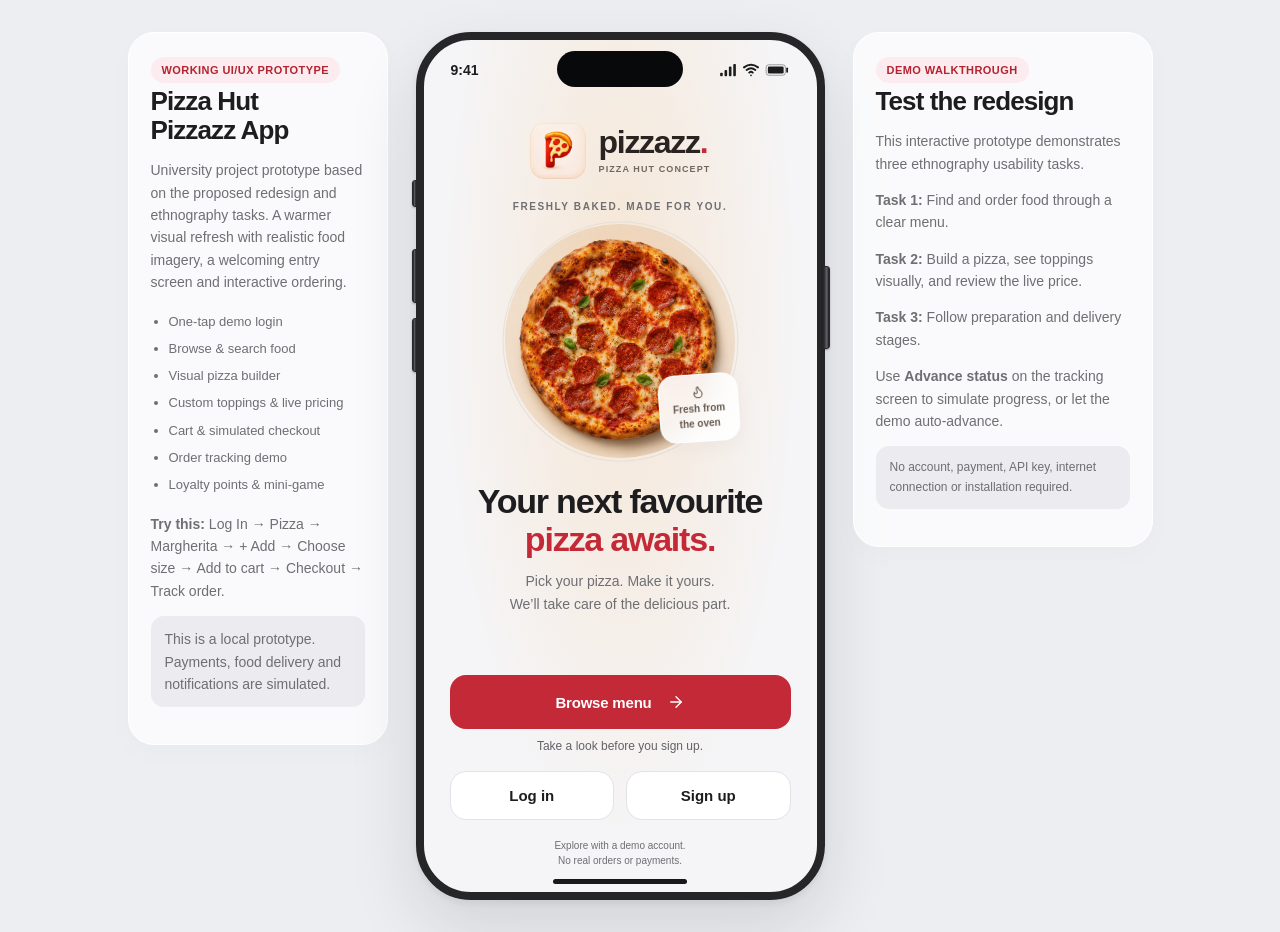
<file: 1/index.html>
<!DOCTYPE html>
<html lang="en" data-presentation="notes">
<head>
<base href="../"/>
<meta charset="UTF-8"/><meta name="viewport" content="width=device-width, initial-scale=1, viewport-fit=cover"/>
<title>Pizzazz — Pizza Hut App Prototype</title>
<meta name="theme-color" content="#BD242D"/>
<meta name="description" content="Pizzazz: a Pizza Hut-inspired mobile ordering prototype."/>
<link rel="icon" type="image/png" href="assets/pizzazz-logo-refined.png"/>
<link rel="apple-touch-icon" href="assets/pizzazz-logo-refined.png"/>
<style>
:root{--red:#D62828;--red2:#F04438;--ink:#20242C;--muted:#717782;--soft:#F5F6F8;--line:#E8EAF0;--white:#fff;--gold:#FFB633;--radius:20px;--shadow:0 18px 50px rgba(16,20,30,.09)}*{box-sizing:border-box}body{margin:0;background:#F0F1F5;font-family:Inter,ui-sans-serif,system-ui,-apple-system,'Segoe UI',sans-serif;color:var(--ink)}button,input,select{font:inherit}button{cursor:pointer}button:disabled{cursor:not-allowed;opacity:.4}.shell{min-height:100vh;display:grid;grid-template-columns:260px minmax(350px,480px) 300px;justify-content:center;align-items:start;gap:28px;padding:32px 24px}.side{position:sticky;top:32px;padding:24px 22px;border:1px solid #E6E8ED;background:#fff;border-radius:24px;box-shadow:var(--shadow)}.side h1{font-size:24px;letter-spacing:-.9px;margin:4px 0 14px}.side p{font-size:14px;color:var(--muted);line-height:1.6}.side ul{padding-left:18px;color:#555c66;font-size:13px;line-height:2.1}.side .pill{font-weight:750;color:var(--red);background:#FFF0EE;padding:7px 11px;border-radius:99px;font-size:11px;letter-spacing:.06em;display:inline-block}.side a{color:var(--red);font-weight:700}.device{background:white;min-height:790px;width:100%;max-width:480px;border:8px solid #24272d;border-radius:42px;box-shadow:0 24px 75px #23263523;position:relative;overflow:hidden}.topbar{height:34px;display:flex;align-items:center;justify-content:space-between;padding:4px 26px 0;font-size:12px;font-weight:750;background:white;position:sticky;top:0;z-index:10}.signal{font-size:13px;letter-spacing:1px}.app{height:calc(100vh - 98px);min-height:710px;max-height:840px;overflow-y:auto;scrollbar-width:none;padding-bottom:100px}.app::-webkit-scrollbar{display:none}.header{display:flex;align-items:center;justify-content:space-between;padding:20px 22px 13px}.brand{font-size:26px;letter-spacing:-1.4px;font-weight:900}.brand span{color:var(--red)}.brandmark{width:34px;height:34px;display:inline-flex;align-items:center;justify-content:center;background:#FFE8E5;border-radius:11px;font-size:21px;margin-right:6px}.hdr-actions{display:flex;gap:9px}.iconbtn{background:var(--soft);border:0;border-radius:13px;min-width:40px;height:40px;display:grid;place-items:center;font-size:19px;position:relative}.counter{position:absolute;right:-4px;top:-5px;color:#fff;background:var(--red);border-radius:99px;font-size:10px;min-width:18px;height:18px;display:grid;place-items:center;font-weight:800}.content{padding:0 22px}.greeting{color:var(--muted);font-size:13px;font-weight:650;margin:0 0 5px}.h2{font-size:25px;letter-spacing:-.9px;line-height:1.17;font-weight:850;margin:0 0 17px}.mode-row{display:flex;gap:8px;margin-bottom:20px}.mode{border:1px solid var(--line);background:white;flex:1;padding:12px 4px;border-radius:15px;font-size:13px;font-weight:750}.mode.active{background:#FFF1EF;border-color:#F4B3AD;color:#B92323}.search{height:48px;background:#F5F6F8;border:1px solid #F0F0F2;border-radius:15px;padding:0 15px;display:flex;align-items:center;gap:10px;margin-bottom:20px}.search input{width:100%;border:0;background:transparent;outline:none;color:#252a30;font-size:14px}.section-title{display:flex;justify-content:space-between;align-items:center;margin:19px 0 14px;font-weight:850;font-size:18px;letter-spacing:-.5px}.linkbtn{border:0;background:transparent;color:var(--red);font-size:12px;font-weight:800;padding:5px}.category-grid{display:grid;grid-template-columns:repeat(4,1fr);gap:8px}.category{border:1px solid var(--line);background:#fff;padding:12px 0 11px;border-radius:17px;display:grid;gap:6px;justify-items:center;font-size:11px;font-weight:750}.category .emoji{font-size:25px}.category.active{background:#FFF0EE;border-color:#FFD0CA;color:#BA2222}.hero{background:linear-gradient(112deg,#B71920,#E64437);color:#fff;border-radius:21px;display:flex;justify-content:space-between;overflow:hidden;min-height:135px;padding:20px;margin:20px 0}.hero h3{font-size:21px;line-height:1.07;letter-spacing:-.6px;margin:0 0 9px}.hero p{font-size:11px;color:#FFE5E2;max-width:175px}.hero .pizza-large{font-size:91px;align-self:center;filter:drop-shadow(0 11px 10px #8c111b55)}.mini{font-size:11px;font-weight:800;letter-spacing:.04em}.item-list{display:grid;gap:10px}.food-card{display:flex;align-items:center;gap:12px;padding:12px;border:1px solid #EAEBED;border-radius:18px;background:white}.food-art{width:90px;height:89px;flex:none;display:grid;place-items:center;background:#FFF5EA;border-radius:15px;font-size:60px;overflow:hidden}.food-desc{flex:1;min-width:0}.food-desc h4{margin:0 0 4px;font-size:14px}.food-desc p{margin:0;color:var(--muted);font-size:11px;line-height:1.4}.food-desc strong{font-size:14px;display:block;margin-top:7px}.smalladd{background:var(--red);color:white;border:0;border-radius:11px;width:34px;height:34px;font-size:22px;font-weight:500}.bottom-nav{position:absolute;bottom:0;left:0;right:0;background:white;border-top:1px solid #E9EAEE;display:grid;grid-template-columns:repeat(4,1fr);height:76px;padding:9px 9px 18px;z-index:12}.navbtn{background:none;border:0;color:#9298A2;display:grid;justify-items:center;align-content:start;gap:4px;font-size:10px;font-weight:800}.navbtn b{font-size:23px;line-height:24px;font-weight:500}.navbtn.active{color:var(--red)}.subhead{display:flex;align-items:center;gap:13px;padding:15px 22px 20px;font-size:19px;font-weight:850}.back{border:0;background:#F6F6F8;border-radius:12px;width:38px;height:38px;font-size:21px}.chip{padding:7px 10px;background:#FFF2EA;border-radius:9px;color:#945128;font-size:11px;font-weight:800;display:inline-block}.product-hero{height:220px;border-radius:23px;background:radial-gradient(circle,#FFF2DB 0%,#FBE6CC 60%,#FAEEE1 100%);display:grid;place-items:center;position:relative;overflow:hidden}.product-hero .food-big{font-size:155px;filter:drop-shadow(0 15px 9px #A85D2824)}.product-hero .sparkle{position:absolute;top:17px;left:20px;color:#E79758;font-weight:900}.product-title{font-size:24px;letter-spacing:-.8px;font-weight:900;margin:19px 0 7px}.price{font-size:21px;font-weight:900;color:var(--red)}.muted{color:var(--muted)}.para{font-size:13px;line-height:1.6;color:var(--muted)}.progress{display:grid;grid-template-columns:repeat(4,1fr);margin:3px 0 22px;position:relative}.step{display:grid;justify-items:center;gap:6px;font-size:10px;color:#969BA5;font-weight:750;position:relative}.step i{font-style:normal;border:2px solid #E4E5EA;border-radius:50%;width:26px;height:26px;display:grid;place-items:center;background:white;color:#9AA0A9;z-index:2}.step.done i{background:var(--red);border-color:var(--red);color:white}.step.active i{background:#231F20;color:white;border-color:#231F20}.step.active{color:#23252A}.progress::before{content:'';position:absolute;left:12%;right:12%;height:2px;top:13px;background:#E8E9EC}.sizes{display:grid;grid-template-columns:repeat(3,1fr);gap:9px}.sizeopt{border:1px solid #E3E4EA;border-radius:16px;background:white;text-align:center;padding:14px 6px}.sizeopt strong{display:block;font-size:24px}.sizeopt span{font-size:11px;color:#858B96}.sizeopt b{display:block;margin-top:7px;font-size:11px}.sizeopt.active{border:2px solid var(--red);background:#FFF2F0;padding:13px 5px}.preview-pizza{background:#FFF8ED;border-radius:50%;width:210px;height:210px;display:grid;place-items:center;margin:0 auto 20px;position:relative;box-shadow:inset 0 0 0 8px #F4DEBC}.pizza-svg{width:95%;height:95%}.toppings-grid{display:grid;grid-template-columns:repeat(2,1fr);gap:9px}.topopt{border:1px solid var(--line);background:#fff;border-radius:15px;padding:12px;display:flex;align-items:center;gap:9px;text-align:left;position:relative}.topopt.active{background:#FFF3F1;border-color:#F4B8B2}.topopt .te{font-size:25px}.topopt .txt{font-size:12px;font-weight:800;flex:1}.topopt small{display:block;color:var(--muted);font-weight:500;font-size:11px;margin-top:2px}.tick{position:absolute;right:8px;top:7px;font-size:12px;color:var(--red);font-weight:900}.sticky-actions{position:sticky;bottom:0;background:#fff;box-shadow:0 -9px 20px #ffffffeb;border-top:1px solid #F0F0F2;padding:15px 22px 20px;margin-top:22px;z-index:8;display:flex;gap:9px}.primary{background:var(--red);color:#fff;border:0;border-radius:15px;padding:14px 16px;font-weight:850;font-size:14px;flex:1}.primary:active{transform:scale(.99)}.secondary{background:#F5F5F7;border:0;border-radius:15px;padding:14px 17px;font-weight:800}.outline{border:1px solid #D6D8DF;background:white;border-radius:14px;padding:13px 15px;font-weight:800}.summary{border:1px solid var(--line);border-radius:17px;padding:16px;background:white}.sumrow{display:flex;justify-content:space-between;gap:12px;font-size:13px;padding:7px 0}.sumrow span{color:#6F7682}.sumrow.total{border-top:1px solid #ECEEF0;margin-top:9px;padding-top:14px;font-weight:900;font-size:17px}.sumrow.total span{color:var(--ink)}.line{border:0;border-top:1px solid #ECEEF1;margin:17px 0}.cart-item{display:flex;gap:12px;align-items:start}.cart-img{width:80px;height:82px;background:#FFF3DF;border-radius:14px;display:grid;place-items:center;font-size:52px;flex:none}.qty{display:flex;gap:12px;align-items:center;margin-top:11px}.qty button{border:1px solid var(--line);background:white;border-radius:9px;width:29px;height:29px;font-weight:900;font-size:18px}.empty{text-align:center;padding:80px 10px 30px}.empty .illus{font-size:75px}.field{margin:15px 0}.field label{display:block;font-size:12px;font-weight:800;margin-bottom:8px}.field input,.field select{width:100%;padding:14px 13px;border:1px solid #DCE0E6;background:#fff;border-radius:12px;outline:none;font-size:13px}.field input:focus,.field select:focus{border-color:#DD5953}.payment-row{display:flex;align-items:center;gap:10px;border:1px solid var(--line);border-radius:13px;padding:13px;margin:8px 0;font-size:13px;font-weight:700;cursor:pointer}.payment-row.active{border-color:#E67B76;background:#FFF6F5}.payment-row input{accent-color:var(--red)}.confirm-icon{width:92px;height:92px;border-radius:50%;background:#E9F8EE;color:#259C59;font-size:54px;font-weight:900;display:grid;place-items:center;margin:28px auto 16px}.tracking-list{position:relative;margin:19px 8px}.tracking-item{display:flex;gap:14px;position:relative;min-height:77px}.tracking-item:not(:last-child):before{content:'';position:absolute;left:15px;top:31px;height:48px;width:2px;background:#E0E2E7}.track-dot{width:32px;height:32px;border-radius:50%;background:#EEEFF1;display:grid;place-items:center;font-size:15px;flex:none;z-index:1;color:#9BA0A8}.tracking-item.done .track-dot{background:#DFF4E5;color:#208F4F}.tracking-item.current .track-dot{background:var(--red);color:white;box-shadow:0 0 0 5px #FFE6E3}.tracking-item strong{font-size:13px}.tracking-item p{font-size:11px;color:var(--muted);margin:5px 0}.tracking-item.current strong{color:var(--red)}.tracking-card{background:#FFF5F3;padding:16px;border-radius:17px;display:flex;align-items:center;gap:10px}.tracking-card b{font-size:25px}.tracking-card span{font-size:12px;color:var(--muted)}.toast{position:absolute;bottom:89px;left:22px;right:22px;border-radius:15px;background:#23262C;color:#fff;padding:15px;z-index:30;box-shadow:0 15px 30px #0003;font-size:13px;font-weight:750;text-align:center;animation:slide .2s}.modal-back{position:absolute;inset:34px 0 0;background:#13182075;display:grid;place-items:center;z-index:50;padding:24px}.modal{background:white;border-radius:24px;width:100%;padding:24px;text-align:center;box-shadow:0 18px 40px #0002}.modal h3{margin:7px 0}.modal p{color:var(--muted);line-height:1.6;font-size:13px}.reward-box{background:linear-gradient(130deg,#26252A,#514049);color:white;border-radius:22px;padding:23px;margin-bottom:20px}.reward-box .big{font-size:45px;font-weight:900;letter-spacing:-1.8px}.reward-box small{color:#D4CED1}.game-grid{display:grid;grid-template-columns:repeat(3,1fr);gap:10px;margin-top:17px}.gamebtn{background:#FFF7ED;border:1px solid #E8D5BD;border-radius:17px;height:85px;font-size:42px}.gamebtn.revealed{background:#FFF0EF}.banner-note{font-size:11px;padding:12px 14px;border-radius:12px;background:#F7F7F9;color:#616A75;line-height:1.6;margin:13px 0}.history{display:grid;gap:10px}.history button{display:flex;justify-content:space-between;align-items:center;border:1px solid var(--line);background:#fff;border-radius:14px;padding:15px;text-align:left}.history strong{font-size:13px}.history small{display:block;margin-top:5px;color:var(--muted)}.tag{font-size:10px;font-weight:850;color:#A36A06;background:#FFF4DC;padding:6px 8px;border-radius:8px}.pill-badge{background:#FFE6E3;color:var(--red);padding:6px 9px;font-size:11px;font-weight:850;border-radius:8px}.brand-colored{font-size:21px;font-weight:900;color:var(--red)}@keyframes slide{from{transform:translateY(10px);opacity:0}to{transform:translateY(0);opacity:1}}@media(max-width:1120px){.shell{grid-template-columns:minmax(360px,480px) 260px}.side:first-child{display:none}}@media(max-width:790px){body{background:#fff}.shell{display:block;padding:0}.side{display:none}.device{border:0;box-shadow:none;border-radius:0;min-height:100vh;max-width:none}.topbar{height:30px}.app{height:calc(100dvh - 30px);max-height:none;min-height:0}.bottom-nav{padding-bottom:max(12px,env(safe-area-inset-bottom));height:calc(65px + env(safe-area-inset-bottom))}.sticky-actions{bottom:0}.toast{bottom:83px}}
/* Portrait iPhone-style preview: 393 x 852 CSS pixels inside an 8px bezel. */
.shell{grid-template-columns:260px 409px 300px}
.device{width:409px;max-width:409px;height:868px;min-height:0;border-radius:55px;isolation:isolate}
.device::before{content:'';position:absolute;top:11px;left:50%;transform:translateX(-50%);width:126px;height:36px;background:#08090b;border-radius:24px;z-index:25;pointer-events:none}
.device::after{content:'';position:absolute;bottom:8px;left:50%;transform:translateX(-50%);width:134px;height:5px;background:#17181b;border-radius:9px;z-index:60;pointer-events:none}
.topbar{height:59px;padding:0 27px;font-size:14px;position:relative}
.signal{display:flex;align-items:center;gap:5px}
.signal svg{display:block;width:18px;height:14px}.signal svg:last-child{width:25px}
.app{height:calc(100% - 59px);min-height:0;max-height:none;overscroll-behavior:contain;padding-bottom:110px}
.bottom-nav{height:88px;padding:12px 9px 30px}
.modal-back{inset:59px 0 0;padding-bottom:34px}
.toast{bottom:100px}
@media(max-width:1120px){.shell{grid-template-columns:409px 260px}}
@media(max-width:790px){body{background:#F0F1F5}.shell{display:grid;grid-template-columns:409px;padding:24px 0}.device{border:8px solid #24272d;box-shadow:0 24px 75px #23263523}.side{display:none}}
@media(max-width:440px){body{background:#fff}.shell{display:block;padding:0}.device{width:100%;max-width:none;height:100dvh;min-height:0;border:0;border-radius:0;box-shadow:none}.device::before,.device::after{display:none}.topbar{display:none}.app{height:100%;padding-top:env(safe-area-inset-top);padding-bottom:calc(100px + env(safe-area-inset-bottom))}.bottom-nav{height:calc(68px + env(safe-area-inset-bottom));padding-bottom:max(12px,env(safe-area-inset-bottom))}.modal-back{inset:0;padding-top:max(24px,env(safe-area-inset-top));padding-bottom:max(24px,env(safe-area-inset-bottom))}.toast{bottom:calc(80px + env(safe-area-inset-bottom))}}
/* Shared inline SVG styling, accessible controls and stable scrolling. */
.lucide{width:22px;height:22px;display:inline-block;vertical-align:middle;flex-shrink:0;stroke-width:1.8;pointer-events:none}
.iconbtn,.smalladd,.back{display:inline-flex;align-items:center;justify-content:center;min-width:44px;min-height:44px;flex-shrink:0}
.primary,.secondary,.outline,.linkbtn{min-height:44px}
.primary,.secondary,.outline{line-height:1.4}
.primary .lucide,.outline .lucide,.linkbtn .lucide{width:18px;height:18px;margin-left:3px}
button:focus-visible,input:focus-visible,select:focus-visible{outline:3px solid #2267B6;outline-offset:3px}
.mode{display:flex;align-items:center;justify-content:center;gap:5px;min-height:48px;font-size:12px;white-space:nowrap}
.mode .lucide{width:18px;height:18px}
.navbtn{color:#606773;min-height:44px;gap:5px}
.navbtn>.lucide{width:23px;height:23px}
.greeting .lucide,.sparkle .lucide{width:15px;height:15px}
.category .emoji{display:flex;align-items:center;justify-content:center;height:28px}
.category .lucide{width:27px;height:27px}
.brandmark .lucide{width:23px;height:23px}
.search{flex-shrink:0}.search .lucide{color:#656D79;width:20px;height:20px}
.food-art{width:76px;height:76px;color:#AD482D}.food-art>.lucide{width:44px;height:44px}
.food-art>.pizza-svg,.cart-img>.pizza-svg{width:90%;height:90%}
.food-big{display:grid;place-items:center;width:185px;height:185px}
.food-big>.lucide{width:125px;height:125px;color:#AF492F;stroke-width:1.3}
.hero .pizza-large{width:120px;height:120px;flex-shrink:0;display:grid;place-items:center;font-size:0}
.hero{gap:8px;align-items:center}.hero p{line-height:1.5}
.empty .illus>.lucide{width:64px;height:64px;color:#A64732;stroke-width:1.3}
.te>.lucide{width:24px;height:24px;color:#9E4C3D}.tick>.lucide{width:14px;height:14px}
.step i>.lucide{width:15px;height:15px}
.track-dot>.lucide{width:18px;height:18px}.tracking-card>.lucide{width:34px;height:34px;color:var(--red)}
.confirm-icon>.lucide{width:48px;height:48px}.modal-icon>.lucide{width:48px;height:48px;color:#208F4F}
.gamebtn>.lucide{width:36px;height:36px;color:#AC5035}.gamebtn.revealed:disabled{opacity:1}
.reward-box .lucide{width:23px;height:23px;color:#FFCF6D}.reward-box small{display:block;line-height:1.5}
.cart-item{min-width:0}.cart-item>div:last-child{min-width:0}.cart-img{width:64px;height:64px}.cart-img>.lucide{width:36px;height:36px;color:#AC5035}
.qty{gap:6px;flex-wrap:wrap}.qty button{min-width:44px;min-height:44px}.qty .remove-item{width:auto;font-size:12px;padding:0 8px}
.qty>.lucide{width:18px;height:18px}.sumrow{align-items:flex-start;overflow-wrap:anywhere}.sumrow>b{flex-shrink:0}.sumrow>b .lucide{width:17px;height:17px}
.item-options{display:block;font-size:11px;font-weight:400;line-height:1.6;margin-top:4px}
.builder-price{display:flex;justify-content:space-between;align-items:center;font-size:13px;padding:16px 0 0;border-top:1px solid var(--line);margin-top:20px}.builder-price strong{font-size:19px;color:var(--red)}
.payment-options{border:0;padding:0;margin:0;min-width:0}.payment-options legend{padding:0}.payment-row input{width:18px;height:18px;margin:0}.payment-note{margin-left:auto;font-size:11px}
.full-width{width:100%}.discount{color:#197243}.discount span{color:inherit}.voucher-card h3{margin:16px 0 4px}.voucher-card>.primary{width:100%}.voucher-symbol{color:var(--red)}.voucher-symbol>.lucide{width:40px;height:40px}
.modal{max-height:100%;overflow-y:auto}.modal .primary{width:100%}
.app{display:flex;flex-direction:column;padding-bottom:28px;scroll-padding-bottom:110px}
.app>.content{flex:1 0 auto}.app>.header,.app>.subhead,.app>.sticky-actions{flex-shrink:0}
.app.has-navigation{padding-bottom:106px}.sticky-actions{margin-top:22px;padding-bottom:24px}
.subhead{min-width:0}.subhead>span{overflow-wrap:anywhere}.banner-note{flex-shrink:0}
@media(max-width:440px){.app{padding-top:env(safe-area-inset-top);padding-bottom:env(safe-area-inset-bottom)}.app.has-navigation{padding-bottom:calc(90px + env(safe-area-inset-bottom))}.sticky-actions{padding-bottom:max(20px,env(safe-area-inset-bottom))}}
@media(max-width:360px){.content{padding:0 16px}.header,.subhead{padding-left:16px;padding-right:16px}.sticky-actions{padding-left:16px;padding-right:16px}.food-art{width:58px;height:64px}.food-card{gap:8px;padding:10px}.food-desc h4{font-size:13px}.mode-row{gap:5px}.mode{font-size:11px;gap:3px}.mode .lucide{width:16px;height:16px}.hero{padding:16px}.hero .pizza-large{width:94px;height:94px}.primary,.secondary{font-size:13px;padding-left:12px;padding-right:12px}}
@media(prefers-reduced-motion:reduce){*,*::before,*::after{animation:none!important;scroll-behavior:auto!important;transition:none!important}}
</style>
<link rel="stylesheet" href="visual.css"/>
</head>
<body>
<div class="shell">
<aside class="side"><span class="pill">WORKING UI/UX PROTOTYPE</span><h1>Pizza Hut<br/>Pizzazz App</h1><p>University project prototype based on the proposed redesign and ethnography tasks. A warmer visual refresh with realistic food imagery, a welcoming entry screen and interactive ordering.</p><ul><li>One-tap demo login</li><li>Browse & search food</li><li>Visual pizza builder</li><li>Custom toppings & live pricing</li><li>Cart & simulated checkout</li><li>Order tracking demo</li><li>Loyalty points & mini-game</li></ul><p><b>Try this:</b> Log In → Pizza → Margherita → + Add → Choose size → Add to cart → Checkout → Track order.</p><p class="banner-note">This is a local prototype. Payments, food delivery and notifications are simulated.</p></aside>
<div class="phone-frame"><div class="phone-hardware" aria-hidden="true"><span class="phone-key phone-silent"></span><span class="phone-key phone-volume-up"></span><span class="phone-key phone-volume-down"></span></div><button type="button" class="phone-power" data-action="phone-power" aria-label="Turn phone screen off" title="Turn phone screen off"></button><button type="button" class="phone-wake" data-action="phone-wake" aria-label="Turn phone screen on" hidden></button><div class="device"><div class="topbar"><span>9:41</span><span class="signal" aria-hidden="true"><svg viewBox="0 0 20 16" fill="currentColor"><rect x="1" y="11" width="3" height="4" rx="1"/><rect x="6" y="8" width="3" height="7" rx="1"/><rect x="11" y="4" width="3" height="11" rx="1"/><rect x="16" y="1" width="3" height="14" rx="1"/></svg><svg viewBox="0 0 20 16" fill="none" stroke="currentColor" stroke-width="2.2" stroke-linecap="round"><path d="M2 5Q10 -1 18 5M5 8Q10 4 15 8M8 11Q10 9 12 11"/><circle cx="10" cy="14" r="1" fill="currentColor" stroke="none"/></svg><svg viewBox="0 0 28 16"><rect x="1" y="2" width="22" height="12" rx="3" fill="none" stroke="currentColor" opacity=".45"/><rect x="3" y="4" width="18" height="8" rx="1.5" fill="currentColor"/><path d="M25 6v4" stroke="currentColor" stroke-width="2" stroke-linecap="round"/></svg></span></div><main id="app" class="app" aria-live="polite"></main><nav id="bottom-nav" class="bottom-nav" aria-label="Main navigation"></nav><div id="toast-root"></div><div id="modal-root"></div></div></div>
<aside class="side"><span class="pill">DEMO WALKTHROUGH</span><h1>Test the redesign</h1><p>This interactive prototype demonstrates three ethnography usability tasks.</p><p><b>Task 1:</b> Find and order food through a clear menu.</p><p><b>Task 2:</b> Build a pizza, see toppings visually, and review the live price.</p><p><b>Task 3:</b> Follow preparation and delivery stages.</p><p>Use <b>Advance status</b> on the tracking screen to simulate progress, or let the demo auto-advance.</p><div class="banner-note">No account, payment, API key, internet connection or installation required.</div></aside>
</div>
<script>
(()=>{'use strict';
const $=s=>document.querySelector(s);const fmt=n=>'RM '+Number(n).toFixed(2);
const PIZZAS=[{id:'margherita',name:'Margherita',pizzaGroup:'Vegetarian',description:'Classic tomato, fresh mozzarella & basil',price:12.99,emoji:'🍕',category:'Pizza'},{id:'pepperoni',name:'Pepperoni',pizzaGroup:'Beef',description:'Signature cheesy pizza with beef pepperoni',price:15.99,emoji:'🍕',category:'Pizza'},{id:'veggie',name:'Veggie Supreme',pizzaGroup:'Vegetarian',description:'Peppers, mushrooms, onions & olives',price:14.99,emoji:'🍕',category:'Pizza'},{id:'bbq',name:'BBQ Chicken',pizzaGroup:'Chicken',description:'BBQ chicken, onions & smoky sauce',price:17.99,emoji:'🍕',category:'Pizza'},{id:'pasta',name:'Creamy Pasta',description:'Creamy sauce with herbs',price:11.90,emoji:'🍝',category:'Pasta'},{id:'wings',name:'Chicken Wings',description:'Six golden wings',price:12.50,emoji:'🍗',category:'Chicken'},{id:'fries',name:'French Fries',description:'Crispy salted fries',price:5.90,emoji:'🍟',category:'Sides'},{id:'cola',name:'Iced Cola',description:'Refreshing cold drink',price:4.50,emoji:'🥤',category:'Drinks'},{"id":"bolognese","name":"Spaghetti Bolognese","description":"Spaghetti in rich beef & tomato sauce","price":14.9,"emoji":"🍝","category":"Pasta"},{"id":"alfredo","name":"Chicken Alfredo","description":"Fettuccine, grilled chicken & creamy sauce","price":16.9,"emoji":"🍝","category":"Pasta"},{"id":"arrabbiata","name":"Spicy Arrabbiata","description":"Penne with tomato, garlic & a chilli kick","price":12.9,"emoji":"🍝","category":"Pasta"},{"id":"lemon-tea","name":"Lemon Iced Tea","description":"Chilled black tea with a zesty lemon slice","price":5.9,"emoji":"🥤","category":"Drinks"},{"id":"orange-juice","name":"Orange Juice","description":"Bright, citrusy orange juice served cold","price":6.9,"emoji":"🥤","category":"Drinks"},{"id":"sparkling-water","name":"Sparkling Water","description":"Crisp sparkling water with ice & lime","price":4.9,"emoji":"🥤","category":"Drinks"},{"id":"garlic-bread","name":"Garlic Bread","description":"Four toasted slices with garlic butter & parsley","price":6.9,"emoji":"🍟","category":"Sides"},{"id":"mozzarella-sticks","name":"Mozzarella Sticks","description":"Five crispy cheese sticks with marinara dip","price":9.9,"emoji":"🍟","category":"Sides"},{"id":"potato-wedges","name":"Potato Wedges","description":"Golden skin-on wedges with savoury seasoning","price":7.9,"emoji":"🍟","category":"Sides"},{"id":"mushroom-soup","name":"Mushroom Soup","description":"Creamy mushroom soup finished with parsley","price":6.5,"emoji":"🍟","category":"Sides"},{"id":"chicken-tenders","name":"Chicken Tenders","description":"Five crispy chicken strips with a creamy dip","price":13.9,"category":"Chicken","emoji":""},{"id":"bbq-wings","name":"BBQ Chicken Wings","description":"Six wings coated in smoky barbecue sauce","price":14.9,"category":"Chicken","emoji":""},{"id":"popcorn-chicken","name":"Popcorn Chicken","description":"Golden bite-size chicken, made for sharing","price":9.9,"category":"Chicken","emoji":""},{"id":"brownie","name":"Chocolate Brownie","description":"Two rich, fudgy chocolate brownie squares","price":7.9,"category":"Desserts","emoji":""},{"id":"cheesecake","name":"Vanilla Cheesecake","description":"Creamy vanilla cheesecake with a biscuit base","price":9.9,"category":"Desserts","emoji":""},{"id":"cookies","name":"Chocolate Chip Cookies","description":"Three golden cookies with chocolate chunks","price":6.9,"category":"Desserts","emoji":""},{"id":"chicken-aloha","name":"Chicken Aloha","description":"Roasted chicken, pineapple, mozzarella & tomato sauce","price":17.9,"pizzaGroup":"Chicken","category":"Pizza","emoji":""},{"id":"spicy-chicken","name":"Spicy Chicken","description":"Roasted chicken, red chilli, capsicum & mozzarella","price":18.9,"pizzaGroup":"Chicken","category":"Pizza","emoji":""},{"id":"beef-supreme","name":"Beef Supreme","description":"Beef crumbles, mushrooms, capsicum, onions & mozzarella","price":18.9,"pizzaGroup":"Beef","category":"Pizza","emoji":""},{"id":"meat-lovers","name":"Beef Meat Lovers","description":"Beef pepperoni, beef sausage, beef crumbles & mozzarella","price":19.9,"pizzaGroup":"Beef","category":"Pizza","emoji":""}];
const CATEGORIES=[{name:'Pizza',icon:'pizza'},{name:'Pasta',icon:'utensils'},{name:'Sides',icon:'chef-hat'},{name:'Drinks',icon:'cup-soda'},{name:'Chicken',icon:'drumstick'},{name:'Desserts',icon:'cookie'}];
const TOPPINGS=[{id:'pepperoni',name:'Pepperoni',emoji:'🍕',price:2},{id:'mushrooms',name:'Mushrooms',emoji:'🍄',price:1.5},{id:'onions',name:'Onions',emoji:'🧅',price:1},{id:'cheese',name:'Extra Cheese',emoji:'🧀',price:2.5},{id:'peppers',name:'Capsicum',emoji:'🫑',price:1.5},{id:'olives',name:'Olives',emoji:'🫒',price:1.5}];
const SIZES=[{id:'S',diameter:'8”',extra:0},{id:'M',diameter:'10”',extra:3},{id:'L',diameter:'12”',extra:6}];
const STAGES=['Order Received','Preparing','Baking','Out for Delivery','Delivered'];const DESC=['Your order has been received.','The kitchen is preparing your pizza.','Your pizza is baking in the oven.','Your pizza is on the way!','Enjoy your meal!'];
// Official Lucide SVG paths vendored from lucide-icons/lucide, 2026-11-12. No runtime network dependency.
// Lucide / Feather copyright and permission notices: THIRD_PARTY_NOTICES.md.
const ICONS={
  "house": "<path d=\"M15 21v-8a1 1 0 0 0-1-1h-4a1 1 0 0 0-1 1v8\" /><path d=\"M3 10a2 2 0 0 1 .709-1.528l7-6a2 2 0 0 1 2.582 0l7 6A2 2 0 0 1 21 10v9a2 2 0 0 1-2 2H5a2 2 0 0 1-2-2z\" />",
  "shopping-cart": "<path d=\"m2.05 2.05 1.099-.028a1 1 0 0 1 1.008.815l2.69 14.347A1 1 0 0 0 7.83 18H18\" /><path d=\"M4.563 5h16.435a1 1 0 0 1 .981 1.204l-1.026 6.226A2 2 0 0 1 18.962 14H6.25\" /><circle cx=\"18\" cy=\"20\" r=\"2\" /><circle cx=\"8\" cy=\"20\" r=\"2\" />",
  "shopping-bag": "<path d=\"M16 10a4 4 0 0 1-8 0\" /><path d=\"M3.103 6.034h17.794\" /><path d=\"M3.4 5.467a2 2 0 0 0-.4 1.2V20a2 2 0 0 0 2 2h14a2 2 0 0 0 2-2V6.667a2 2 0 0 0-.4-1.2l-2-2.667A2 2 0 0 0 17 2H7a2 2 0 0 0-1.6.8z\" />",
  "search": "<path d=\"m21 21-4.34-4.34\" /><circle cx=\"11\" cy=\"11\" r=\"8\" />",
  "plus": "<path d=\"M5 12h14\" /><path d=\"M12 5v14\" />",
  "trash-2": "<path d=\"M3 6h18\"/><path d=\"M19 6v14a1 1 0 0 1-1 1H6a1 1 0 0 1-1-1V6\"/><path d=\"M8 6V4a1 1 0 0 1 1-1h6a1 1 0 0 1 1 1v2\"/><path d=\"M10 11v6\"/><path d=\"M14 11v6\"/>",
  "minus": "<path d=\"M5 12h14\" />",
  "chevron-down": "<path d=\"m6 9 6 6 6-6\"/>",
  "chevron-left": "<path d=\"m15 18-6-6 6-6\" />",
  "arrow-right": "<path d=\"M5 12h14\" /><path d=\"m12 5 7 7-7 7\" />",
  "check": "<path d=\"M20 6 9 17l-5-5\" />",
  "circle-check": "<circle cx=\"12\" cy=\"12\" r=\"10\" /><path d=\"m16 9-5.5 5.5L8 12\" />",
  "star": "<path d=\"M11.525 2.295a.53.53 0 0 1 .95 0l2.31 4.679a2.123 2.123 0 0 0 1.595 1.16l5.166.756a.53.53 0 0 1 .294.904l-3.736 3.638a2.123 2.123 0 0 0-.611 1.878l.882 5.14a.53.53 0 0 1-.771.56l-4.618-2.428a2.122 2.122 0 0 0-1.973 0L6.396 21.01a.53.53 0 0 1-.77-.56l.881-5.139a2.122 2.122 0 0 0-.611-1.879L2.16 9.795a.53.53 0 0 1 .294-.906l5.165-.755a2.122 2.122 0 0 0 1.597-1.16z\" />",
  "user": "<path d=\"M19 21v-2a4 4 0 0 0-4-4H9a4 4 0 0 0-4 4v2\" /><circle cx=\"12\" cy=\"7\" r=\"4\" />",
  "clipboard-list": "<rect width=\"8\" height=\"4\" x=\"8\" y=\"2\" rx=\"1\" ry=\"1\" /><path d=\"M16 4h2a2 2 0 0 1 2 2v14a2 2 0 0 1-2 2H6a2 2 0 0 1-2-2V6a2 2 0 0 1 2-2h2\" /><path d=\"M12 11h4\" /><path d=\"M12 16h4\" /><path d=\"M8 11h.01\" /><path d=\"M8 16h.01\" />",
  "truck": "<path d=\"M14 18V6a2 2 0 0 0-2-2H4a2 2 0 0 0-2 2v11a1 1 0 0 0 1 1h2\" /><path d=\"M15 18H9\" /><path d=\"M19 18h2a1 1 0 0 0 1-1v-3.65a1 1 0 0 0-.22-.624l-3.48-4.35A1 1 0 0 0 17.52 8H14\" /><circle cx=\"17\" cy=\"18\" r=\"2\" /><circle cx=\"7\" cy=\"18\" r=\"2\" />",
  "utensils": "<path d=\"M3 2v7c0 1.1.9 2 2 2h4a2 2 0 0 0 2-2V2\" /><path d=\"M7 2v20\" /><path d=\"M21 15V2a5 5 0 0 0-5 5v6c0 1.1.9 2 2 2h3Zm0 0v7\" />",
  "pizza": "<path d=\"m12 14-1 1\" /><path d=\"m13.75 18.25-1.25 1.42\" /><path d=\"M17.775 5.654a15.68 15.68 0 0 0-12.121 12.12\" /><path d=\"M18.8 9.3a1 1 0 0 0 2.1 7.7\" /><path d=\"M21.964 20.732a1 1 0 0 1-1.232 1.232l-18-5a1 1 0 0 1-.695-1.232A19.68 19.68 0 0 1 15.732 2.037a1 1 0 0 1 1.232.695z\" />",
  "gift": "<path d=\"M12 7v14\" /><path d=\"M20 11v8a2 2 0 0 1-2 2H6a2 2 0 0 1-2-2v-8\" /><path d=\"M7.5 7a1 1 0 0 1 0-5A4.8 8 0 0 1 12 7a4.8 8 0 0 1 4.5-5 1 1 0 0 1 0 5\" /><rect x=\"3\" y=\"7\" width=\"18\" height=\"4\" rx=\"1\" />",
  "package": "<path d=\"M11 21.73a2 2 0 0 0 2 0l7-4A2 2 0 0 0 21 16V8a2 2 0 0 0-1-1.73l-7-4a2 2 0 0 0-2 0l-7 4A2 2 0 0 0 3 8v8a2 2 0 0 0 1 1.73z\" /><path d=\"M12 22V12\" /><polyline points=\"3.29 7 12 12 20.71 7\" /><path d=\"m7.5 4.27 9 5.15\" />",
  "clock": "<circle cx=\"12\" cy=\"12\" r=\"10\" /><path d=\"M12 6v6l4 2\" />",
  "flame": "<path d=\"M12 3q1 4 4 6.5t3 5.5a1 1 0 0 1-14 0 5 5 0 0 1 1-3 1 1 0 0 0 5 0c0-2-1.5-3-1.5-5q0-2 2.5-4\" />",
  "chef-hat": "<path d=\"M10 11v5\" /><path d=\"M14 11v5\" /><path d=\"M6 12.65c0-.457-.316-.844-.727-1.041A4 4 0 017.52 4.034a1.53 1.53 0 001.367-.547 4 4 0 016.225 0 1.53 1.53 0 001.367.547 4 4 0 012.248 7.575c-.411.197-.727.584-.727 1.04V19a2 2 0 01-2 2H8a2 2 0 01-2-2z\" /><path d=\"M6 16h12\" />",
  "credit-card": "<rect width=\"20\" height=\"14\" x=\"2\" y=\"5\" rx=\"2\" /><line x1=\"2\" x2=\"22\" y1=\"10\" y2=\"10\" /><path d=\"M6 14h2\" />",
  "wallet": "<path d=\"M19 7V4a1 1 0 0 0-1-1H5a2 2 0 0 0 0 4h15a1 1 0 0 1 1 1v4h-3a2 2 0 0 0 0 4h3a1 1 0 0 0 1-1v-2a1 1 0 0 0-1-1\" /><path d=\"M3 5v14a2 2 0 0 0 2 2h15a1 1 0 0 0 1-1v-4\" />",
  "banknote": "<rect width=\"20\" height=\"12\" x=\"2\" y=\"6\" rx=\"2\" /><circle cx=\"12\" cy=\"12\" r=\"2\" /><path d=\"M6 12h.01M18 12h.01\" />",
  "ticket": "<path d=\"M2 9a3 3 0 0 1 0 6v2a2 2 0 0 0 2 2h16a2 2 0 0 0 2-2v-2a3 3 0 0 1 0-6V7a2 2 0 0 0-2-2H4a2 2 0 0 0-2 2Z\" /><path d=\"M13 5v2\" /><path d=\"M13 17v2\" /><path d=\"M13 11v2\" />",
  "map-pin": "<path d=\"M20 10c0 4.993-5.539 10.193-7.399 11.799a1 1 0 0 1-1.202 0C9.539 20.193 4 14.993 4 10a8 8 0 0 1 16 0\" /><circle cx=\"12\" cy=\"10\" r=\"3\" />",
  "cup-soda": "<path d=\"m6 8 1.75 12.28a2 2 0 0 0 2 1.72h4.54a2 2 0 0 0 2-1.72L18 8\" /><path d=\"M5 8h14\" /><path d=\"M7 15a6.47 6.47 0 0 1 5 0 6.47 6.47 0 0 0 5 0\" /><path d=\"m12 8 1-6h2\" />",
  "leaf": "<path d=\"M11 20a10 10 0 0010-10 25.9 25.9 0 00-1.04-7.281 1 1 0 00-1.755-.325C15.833 5.5 13 5.5 9.8 6.1A7 7 0 0011 20\" /><path d=\"M2 21a5 5 0 012.911-4.544C7.613 15.212 8.351 15.24 11 13\" />",
  "circle": "<circle cx=\"12\" cy=\"12\" r=\"10\" />",
  "sparkles": "<path d=\"M11.017 2.814a1 1 0 0 1 1.966 0l1.051 5.558a2 2 0 0 0 1.594 1.594l5.558 1.051a1 1 0 0 1 0 1.966l-5.558 1.051a2 2 0 0 0-1.594 1.594l-1.051 5.558a1 1 0 0 1-1.966 0l-1.051-5.558a2 2 0 0 0-1.594-1.594l-5.558-1.051a1 1 0 0 1 0-1.966l5.558-1.051a2 2 0 0 0 1.594-1.594z\" /><path d=\"M20 2v4\" /><path d=\"M22 4h-4\" /><circle cx=\"4\" cy=\"20\" r=\"2\" />",
  "cheese": "<path d=\"M14 11a3 3 0 01-6 0 5 5 0 016 0\" /><path d=\"M14.292 2.436a1.55 1.55 0 011.463-.088l.278.13A10.33 10.33 0 0122 11v8a2 2 0 01-2 2h-1.75a.28.28 0 01-.265-.25 2 2 0 00-3.97 0 .28.28 0 01-.265.25H4a2 2 0 01-2-2v-.75a.28.28 0 01.25-.265 2 2 0 00-.046-3.975.21.21 0 01-.204-.214v-2.678a2 2 0 01.952-1.703l6.062-3.732a.3.3 0 01.27-.002A2.5 2.5 0 0013 3.5l-.002-.104a.3.3 0 01.122-.24z\" /><path d=\"M22 11h-8\" /><path d=\"M8 11H2\" />",
  "onion": "<circle cx=\"12\" cy=\"12\" r=\"2\" /><circle cx=\"12\" cy=\"12\" r=\"6\" /><path d=\"M2.8 8.1a10 10 0 1 0 5.3-5.3C5 4 3 2 3 2L2 3s2 2 .8 5.1\" /><path d=\"M18 20v2\" /><path d=\"m21 21-1.9-1.9\" /><path d=\"M22 18h-2\" />",
  "olive": "<path d=\"m10 10 4-3\" /><path d=\"m10 7 4 3\" /><ellipse cx=\"12\" cy=\"12\" rx=\"9\" ry=\"10\" /><path d=\"m2 22 5-5\" /><path d=\"M18.69 5.31 22 2\" />",
  "sausage": "<path d=\"M22 19a3 3 0 1 1-6 0A11 11 0 0 0 5 8a3 3 0 1 1 0-6 17 17 0 0 1 17 17\" /><path d=\"M12.8 11.2 2 22\" /><path d=\"m9.2 8.8-2.5 2.5a3.1 3.1 0 0 0 0 4.2l1.8 1.8a3.1 3.1 0 0 0 4.2 0l2.5-2.5\" />"
};
ICONS.settings="<path d=\"M9.671 4.136a2.34 2.34 0 0 1 4.659 0 2.34 2.34 0 0 0 3.319 1.915 2.34 2.34 0 0 1 2.33 4.033 2.34 2.34 0 0 0 0 3.831 2.34 2.34 0 0 1-2.33 4.033 2.34 2.34 0 0 0-3.319 1.915 2.34 2.34 0 0 1-4.659 0 2.34 2.34 0 0 0-3.32-1.915 2.34 2.34 0 0 1-2.33-4.033 2.34 2.34 0 0 0 0-3.831A2.34 2.34 0 0 1 6.35 6.051a2.34 2.34 0 0 0 3.319-1.915\" />\n  <circle cx=\"12\" cy=\"12\" r=\"3\" />";
ICONS["drumstick"]="<path d=\"M15.4 15.63a7.875 6 135 1 1 6.23-6.23 4.5 3.43 135 0 0-6.23 6.23\" />\n  <path d=\"m8.29 12.71-2.6 2.6a2.5 2.5 0 1 0-1.65 4.65A2.5 2.5 0 1 0 8.7 18.3l2.59-2.59\" />";
ICONS["cookie"]="<path d=\"M11 17h.01\" />\n  <path d=\"M11.496 2c.324-.016.558.292.529.615a4 4 0 004.235 4.368.713.713 0 01.758.757 4 4 0 004.366 4.237c.323-.03.63.204.614.527a10 10 0 01-2.915 6.566A1 1 0 114.93 4.918 10 10 0 0111.496 2\" />\n  <path d=\"M12 12h.01\" />\n  <path d=\"M16 16h.01\" />\n  <path d=\"M16 3h.01\" />\n  <path d=\"M21 4h.01\" />\n  <path d=\"M21 8h.01\" />\n  <path d=\"M7 14h.01\" />\n  <path d=\"M9 8h.01\" />";
const icon=(name)=>`<svg class="lucide lucide-${name}" xmlns="http://www.w3.org/2000/svg" width="24" height="24" viewBox="0 0 24 24" fill="none" stroke="currentColor" stroke-width="2" stroke-linecap="round" stroke-linejoin="round" aria-hidden="true" focusable="false">${ICONS[name]||ICONS.circle}</svg>`;

const UI_ICONS={"🍕":"pizza","🍝":"utensils","🍟":"chef-hat","🥤":"cup-soda","🍗":"chef-hat","🛵":"truck","🛒":"shopping-cart","🛍️":"shopping-bag","🍽️":"utensils","👋":"sparkles","⌕":"search","🔎":"search","‹":"chevron-left","→":"arrow-right","✓":"check","✅":"circle-check","★":"star","⭐":"star","☆":"star","📋":"clipboard-list","🎁":"gift","📦":"package","👤":"user","👨‍🍳":"chef-hat","♨":"flame","⏱️":"clock","🎉":"sparkles","💳":"credit-card","📱":"wallet","💵":"banknote","🍄":"leaf","🧅":"circle","🧀":"circle","🫑":"leaf","🫒":"circle","✦":"sparkles"};
function iconMarkup(html){return html.split(/(<[^>]*>)/g).map(part=>part.startsWith('<')?part:part.replace(/🍕|🍝|🍟|🥤|🍗|🛵|🛒|🛍️|🍽️|👋|⌕|🔎|‹|→|✓|✅|★|⭐|☆|📋|🎁|📦|👤|👨‍🍳|♨|⏱️|🎉|💳|📱|💵|🍄|🧅|🧀|🫑|🫒|✦/gu,s=>icon(UI_ICONS[s]))).join('')}
// Original ingredient drawings only where Lucide has no exact ingredient match.
function toppingIcon(id){
  const named={pepperoni:'sausage',onions:'onion',cheese:'cheese',olives:'olive'};
  if(named[id])return icon(named[id]);
  const paths=id==='mushrooms'?'<path d="M3 13a9 9 0 0 1 18 0Z"/><path d="M9 13v6a2 2 0 0 0 2 2h2a2 2 0 0 0 2-2v-6"/><path d="M8 9h.01M12 7h.01M16 10h.01"/>':'<path d="M12 7c0-3 1-4 3-5"/><path d="M12 7C6 3 2 9 5 17c1 4 4 5 7 3 3 2 6 1 7-3 3-8-1-14-7-10Z"/><path d="M9 10c-1 3-1 6 0 8M15 10c1 3 1 6 0 8"/>';
  return '<svg class="ingredient-icon" xmlns="http://www.w3.org/2000/svg" viewBox="0 0 24 24" width="24" height="24" fill="none" stroke="currentColor" stroke-width="1.8" stroke-linecap="round" stroke-linejoin="round" aria-hidden="true" focusable="false">'+paths+'</svg>';
}
function foodArt(p){const id=PIZZAS.some(x=>x.id===p.id)?p.id:'margherita';return `<span class="food-photo" data-food="${id}" role="img" aria-label="${esc(p.name)}"></span>`}
const modeIcon=m=>icon(m==='Delivery'?'truck':m==='Takeaway'?'shopping-bag':'utensils');
const categoryIcon=c=>icon(CATEGORIES.find(x=>x.name===c)?.icon||'utensils');
const PICKUP_OUTLETS=['Bukit Bintang — Demo outlet','KL Sentral — Demo outlet','Bangsar — Demo outlet'];
const PAYMENT_PROVIDERS={cardProvider:[{id:'visa',name:'Visa',logo:'visa'},{id:'mastercard',name:'Mastercard',logo:'mc'}],walletProvider:[{id:'touchngo',name:'Touch & Go eWallet',logo:'touchngo'},{id:'grabpay',name:'GrabPay',logo:'grabpay'}]};
const paymentProviderKey=()=>state.payment==='Card (demo)'?'cardProvider':state.payment==='E-Wallet (demo)'?'walletProvider':null;
function paymentProviderOptions(){const key=paymentProviderKey();if(!key)return '';return '<fieldset class="provider-options"><legend>'+(key==='cardProvider'?'Choose your card':'Choose your e-wallet')+'</legend><div class="provider-grid">'+PAYMENT_PROVIDERS[key].map(p=>'<label class="provider-option '+(state[key]===p.id?'selected':'')+'"><input type="radio" name="payment-provider" value="'+p.id+'" '+(state[key]===p.id?'checked':'')+'/><img src="assets/payments/'+p.logo+'.svg" alt="" width="70" height="44"/><span>'+esc(p.name)+'</span></label>').join('')+'</div></fieldset>'}
function paymentDescription(){const key=paymentProviderKey();return key?PAYMENT_PROVIDERS[key].find(p=>p.id===state[key]).name+' (demo)':state.payment}
const VOUCHER_DURATION=30*24*60*60*1000;
const defaultState={theme:'light',view:'login',tab:'Home',category:'Pizza',categoriesExpanded:false,query:'',mode:'Delivery',selectedId:'margherita',builderStep:0,builderQty:1,toppingsExpanded:false,size:'M',toppings:[],drafts:{},cart:[],address:'123 Jalan Merdeka, Kuala Lumpur',pickupOutlet:PICKUP_OUTLETS[0],dineInOutlet:'',payment:'Card (demo)',cardProvider:'visa',walletProvider:'touchngo',order:null,orders:[],points:120,gamePlays:0,gameRevealed:[],gameWin:1,vouchers:[],appliedVoucher:null,voucherReturn:'checkout',rewardsReturn:null,builderOrigin:'product',editingCart:null};
const freshState=()=>JSON.parse(JSON.stringify(defaultState));
const validToppings=value=>Array.isArray(value)?[...new Set(value.filter(id=>TOPPINGS.some(t=>t.id===id)))].slice(0,5):[];
function normalizeState(raw){
  const s={...freshState(),...(raw&&typeof raw==='object'&&!Array.isArray(raw)?raw:{})};
  const text=(v,fallback='')=>typeof v==='string'?v.slice(0,160):fallback;
  const mode=v=>['Delivery','Takeaway','Dine-in'].includes(v)?v:'Delivery';
  const items=value=>Array.isArray(value)?value.flatMap(x=>{
    const p=PIZZAS.find(p=>p.id===x?.id);if(!p||!Number.isFinite(x.qty)||x.qty<1)return [];
    const size=p.category==='Pizza'?(SIZES.some(z=>z.id===x.size)?x.size:'M'):null;
    const toppings=p.category==='Pizza'?validToppings(x.toppings):[];
    const price=p.price+(size?(SIZES.find(z=>z.id===size)?.extra||0):0)+toppings.reduce((sum,id)=>sum+TOPPINGS.find(t=>t.id===id).price,0);
    return [{id:p.id,name:p.name,emoji:p.emoji,category:p.category,size,toppings,price:Math.round(price*100)/100,qty:Math.min(99,Math.floor(x.qty))}];
  }):[];
  const order=o=>{if(!o||typeof o!=='object'||typeof o.id!=='string'||!Number.isFinite(o.total)||o.total<0)return null;const cleanItems=items(o.items);if(!cleanItems.length)return null;return {...o,id:text(o.id),items:cleanItems,mode:mode(o.mode),address:text(o.address),payment:text(o.payment),stage:Number.isInteger(o.stage)?Math.max(0,Math.min(4,o.stage)):0,createdAt:Number.isFinite(o.createdAt)?o.createdAt:Date.now()}};
  if(!['light','dark'].includes(s.theme))s.theme='light';
  s.mode=mode(s.mode);s.cart=items(s.cart);s.orders=Array.isArray(s.orders)?s.orders.map(order).filter(Boolean):[];s.order=order(s.order);
  if(s.order){const existing=s.orders.find(o=>o.id===s.order.id);if(existing)s.order=existing;else s.orders.unshift(s.order)}
  s.query=text(s.query);s.address=text(s.address);s.pickupOutlet=PICKUP_OUTLETS.includes(s.pickupOutlet)?s.pickupOutlet:PICKUP_OUTLETS[0];s.dineInOutlet=text(s.dineInOutlet);
  if(!['Card (demo)','E-Wallet (demo)','Cash (demo)'].includes(s.payment))s.payment='Card (demo)';
  for(const key of Object.keys(PAYMENT_PROVIDERS)){if(!PAYMENT_PROVIDERS[key].some(p=>p.id===s[key]))s[key]=PAYMENT_PROVIDERS[key][0].id}
  if(!CATEGORIES.some(c=>c.name===s.category))s.category='Pizza';
  s.categoriesExpanded=s.categoriesExpanded===true;
  if(!PIZZAS.some(p=>p.id===s.selectedId))s.selectedId='margherita';
  if(!SIZES.some(z=>z.id===s.size))s.size='M';s.toppings=validToppings(s.toppings);
  s.toppingsExpanded=s.toppingsExpanded===true||(Number.isInteger(s.builderStep)&&s.builderStep>0);s.builderStep=0;
  const drafts={};for(const p of PIZZAS.filter(p=>p.category==='Pizza')){const d=s.drafts?.[p.id];if(d&&typeof d==='object')drafts[p.id]={size:SIZES.some(z=>z.id===d.size)?d.size:'M',toppings:validToppings(d.toppings)}}s.drafts=drafts;
  if(raw&&s.view==='builder'&&!s.editingCart&&!s.drafts[s.selectedId])s.drafts[s.selectedId]={size:s.size,toppings:[...s.toppings]};
  s.points=Number.isFinite(s.points)?Math.max(0,Math.floor(s.points)):120;
  s.gamePlays=Number.isInteger(s.gamePlays)?Math.max(0,s.gamePlays):0;s.gameRevealed=Array.isArray(s.gameRevealed)?s.gameRevealed.filter(i=>[0,1,2].includes(i)).slice(0,1):[];
  if(![0,1,2].includes(s.gameWin))s.gameWin=1;
  const savedVoucher=Array.isArray(s.vouchers)?s.vouchers.find(v=>v?.id==='free-side'):null;
  const validDate=n=>Number.isFinite(n)&&n>0&&n<8.64e15;
  if(savedVoucher){const expiresAt=validDate(savedVoucher.expiresAt)?savedVoucher.expiresAt:Date.now()+VOUCHER_DURATION;s.vouchers=[{id:'free-side',redeemedAt:validDate(savedVoucher.redeemedAt)?savedVoucher.redeemedAt:expiresAt-VOUCHER_DURATION,expiresAt}]}else s.vouchers=[];
  s.appliedVoucher=s.appliedVoucher==='free-side'&&s.vouchers.some(v=>v.expiresAt>Date.now())?'free-side':null;
  if(!['login','signin','signup','home','product','builder','cart','checkout','confirmation','tracking','rider','orders','rewards','game','profile','settings','vouchers'].includes(s.view))s.view='home';
  if(s.view==='rider'&&(!s.order||s.order.mode!=='Delivery'||s.order.stage<3))s.view='tracking';
  if(s.view==='confirmation'&&!s.order)s.view='home';
  if(s.view==='builder'&&PIZZAS.find(p=>p.id===s.selectedId).category!=='Pizza')s.view='product';
  if(raw?.view==='home'&&s.view==='home'&&!s.visualRefreshSeen)s.view='login';
  s.voucherReturn=s.voucherReturn==='rewards'?'rewards':'checkout';
  s.rewardsReturn=s.rewardsReturn==='checkout'&&['rewards','game','vouchers'].includes(s.view)?'checkout':null;
  s.builderOrigin=['home','product','cart'].includes(s.builderOrigin)?s.builderOrigin:'product';
  if(s.editingCart){const e=s.editingCart,item=s.cart[e.index];if(s.view==='builder'&&Number.isInteger(e.index)&&e.index>=0&&item?.category==='Pizza'&&e.signature===cartSignature(item)){s.editingCart={index:e.index,signature:e.signature};s.builderOrigin='cart'}else{s.editingCart=null;if(s.view==='builder')s.view='cart'}}
  s.builderQty=Number.isInteger(raw?.builderQty)?Math.max(1,Math.min(99,raw.builderQty)):(s.editingCart?s.cart[s.editingCart.index].qty:1);
  return s;
}
let state;try{state=normalizeState(JSON.parse(localStorage.getItem('pizzazz_demo_v2')||'null'))}catch{state=freshState()}
let screenOff=false,powerPausedAt=0;
let toastTimer=null;let trackTimer=Date.now();let modalFocus=null;
const save=()=>{try{localStorage.setItem('pizzazz_demo_v2',JSON.stringify({...state,view:state.view==='confirmation'?'tracking':state.view}))}catch{}};
const esc=s=>String(s??'').replace(/[&<>"']/g,c=>({'&':'&amp;','<':'&lt;','>':'&gt;','"':'&quot;',"'":'&#39;'}[c]));
const priceFor=(p,size='S',tops=[])=>p.price+(p.category==='Pizza'?(SIZES.find(s=>s.id===size)?.extra||0):0)+tops.reduce((sum,id)=>sum+(TOPPINGS.find(t=>t.id===id)?.price||0),0);
const cartTotal=()=>state.cart.reduce((a,x)=>a+x.price*x.qty,0);const fee=()=>state.mode==='Delivery'&&state.cart.length?4:0;
const money=n=>Math.round((n+Number.EPSILON)*100)/100;
const sideDiscount=()=>{const sides=state.cart.filter(x=>x.category==='Sides');return sides.length?Math.min(...sides.map(x=>x.price)):0};
const activeVoucher=()=>state.vouchers.find(v=>v.id==='free-side'&&v.expiresAt>Date.now());
const expiryLabel=v=>new Date(v.expiresAt).toLocaleString('en-GB',{timeZone:'Asia/Singapore',dateStyle:'medium',timeStyle:'short'})+' SGT';
const discount=()=>state.appliedVoucher==='free-side'&&activeVoucher()?sideDiscount():0;
const finalTotal=()=>money(cartTotal()+fee()-discount());
const fulfillmentKey=()=>state.mode==='Delivery'?'address':state.mode==='Takeaway'?'pickupOutlet':'dineInOutlet';
const fulfillment=()=>state[fulfillmentKey()];
const saveDraft=()=>{if(state.editingCart)return;state.drafts[state.selectedId]={size:state.size,toppings:[...state.toppings]}};
const stagesFor=o=>o.mode==='Delivery'?STAGES:['Order Received','Preparing','Baking',o.mode==='Takeaway'?'Ready for Pickup':'Ready to Serve',o.mode==='Takeaway'?'Collected':'Served'];
const nav=(view,tab)=>{const keepTracking=['tracking','rider'].includes(state.view)&&['tracking','rider'].includes(view);closeModal();if(view!=='builder')state.editingCart=null;if(!['rewards','game','vouchers'].includes(view))state.rewardsReturn=null;state.view=view;if(tab)state.tab=tab;if(!keepTracking)trackTimer=Date.now();render();$('#app').scrollTo(0,0);$('#app .subhead .back')?.focus()};
const hdr=(title)=>`<div class="subhead"><button class="back" data-action="back" aria-label="Back">‹</button><span>${title}</span></div>`;
function selected(){return PIZZAS.find(p=>p.id===state.selectedId)||PIZZAS[0]}
const subtotal=()=>priceFor(selected(),state.size,state.toppings);
function login(){return `<section class="welcome" aria-labelledby="welcome-title"><div class="brand"><img src="assets/pizzazz-logo-refined.png" alt="" width="42" height="42"/><div class="brand-copy"><span class="brand-name">pizzazz<span style="color:var(--red)">.</span></span><small>PIZZA HUT CONCEPT</small></div></div><p class="welcome-kicker">FRESHLY BAKED. MADE FOR YOU.</p><div class="welcome-visual"><img src="assets/pizza-hero.png" alt="Freshly baked pepperoni pizza with golden crust and basil" width="240" height="240" fetchpriority="high"/><span class="welcome-stamp">${icon('flame')}Fresh from<br/>the oven</span></div><h1 id="welcome-title">Your next favourite<br/><span>pizza awaits.</span></h1><p class="welcome-copy">Pick your pizza. Make it yours.<br/>We’ll take care of the delicious part.</p><div class="welcome-actions"><button class="primary" data-action="demo-login">Browse menu ${icon('arrow-right')}</button><p class="welcome-guest-note">Take a look before you sign up.</p><div class="welcome-account-actions"><button class="outline" data-action="show-signin">Log in</button><button class="outline" data-action="show-signup">Sign up</button></div></div><p class="welcome-note">Explore with a demo account.<br/>No real orders or payments.</p></section>`}

function accountForm(register){return `${hdr(register?'Sign up':'Log in')}<div class="content account-page"><div class="account-intro"><img src="assets/pizzazz-logo-refined.png" alt="" width="60" height="60"/><p class="account-eyebrow">YOUR NEXT SLICE STARTS HERE</p><h1>${register?'Join the pizza lovers.':'Welcome back.'}</h1><p>${register?'Your favourites, all in one place.':'Ready for something delicious?'}</p></div><form id="demo-auth-form" novalidate autocomplete="off" aria-describedby="demo-auth-note">${register?'<div class="field"><label for="account-name">Full name</label><input id="account-name" type="text" placeholder="Your name" autocomplete="off"/></div>':''}<div class="field"><label for="account-email">Email address</label><input id="account-email" type="email" inputmode="email" placeholder="you@example.com" autocomplete="off" autocapitalize="none" spellcheck="false"/></div><div class="field"><label for="account-password">Password</label><input id="account-password" type="password" placeholder="Enter any demo password" autocomplete="off"/></div><p class="banner-note" id="demo-auth-note">Just a demo. Any details work, or leave the fields blank. No account is created and your details are not saved.</p><button class="primary full-width account-submit" type="submit">${register?'Register':'Log in'} ${icon('arrow-right')}</button></form><div class="account-switch"><span>${register?'Already have an account?':'New to Pizzazz?'}</span><button class="linkbtn" data-action="${register?'show-signin':'show-signup'}">${register?'Log in':'Sign up'}</button></div></div><footer class="account-footer"><button class="linkbtn account-guest" data-action="demo-login">Continue as guest</button></footer>`}
function signin(){return accountForm(false)}
function signup(){return accountForm(true)}
function categoryPromotion(){
 const promos={Chicken:{id:'chicken-tenders',title:'Crispy bites, big flavour',copy:'A little crunch for your cravings.'},Desserts:{id:'brownie',title:'Save room for something sweet',copy:'Finish your meal with a chocolate treat.'},Pizza:{id:'margherita',title:'Build your perfect pizza',copy:'Choose your size and favourite extras.'},Pasta:{id:'pasta',title:'Twirl into something tasty',copy:'Creamy comfort, fork after fork.'},Sides:{id:'garlic-bread',title:'A little extra delicious',copy:'Golden garlic bread for the table.'},Drinks:{id:'lemon-tea',title:'Sip something refreshing',copy:'A zesty finish to your favourite meal.'}};
 const promo=promos[state.category];if(!promo)return '';const food=PIZZAS.find(p=>p.id===promo.id);
 return '<section class="hero category-promo"><div><div class="mini">'+state.category.toUpperCase()+' SPOTLIGHT</div><h3>'+esc(food.name)+'</h3><p class="promo-feature"><strong>'+(food.category==='Pizza'?'Small from ':'')+fmt(food.price)+'</strong></p><button class="hero-cta" '+(food.category==='Pizza'?'data-action="featured-builder"':'data-action="product" data-id="'+food.id+'"')+'>'+(food.category==='Pizza'?'Make it yours':'View item')+' '+icon('arrow-right')+'</button></div><div class="promo-art">'+foodArt(food)+'</div></section>';
}
function home(){const q=state.query.trim().toLowerCase();const foods=PIZZAS.filter(p=>(p.category===state.category||q)&&(q?`${p.name} ${p.description} ${p.category}`.toLowerCase().includes(q):true));return `<div class="header"><div class="brand"><img src="assets/pizzazz-logo-refined.png" alt="" width="42" height="42"/><div class="brand-copy"><span class="brand-name">pizzazz<span style="color:var(--red)">.</span></span><small>PIZZA HUT CONCEPT</small></div></div><div class="hdr-actions"><button class="iconbtn" data-action="go-cart" aria-label="Cart">🛒${state.cart.reduce((a,x)=>a+x.qty,0)?`<span class="counter">${state.cart.reduce((a,x)=>a+x.qty,0)}</span>`:''}</button></div></div><div class="content"><p class="greeting">HELLO, PIZZA LOVER 👋</p><h2 class="h2 home-title" tabindex="-1">Good food. <em>Great mood.</em></h2><div class="mode-row" style="--mode-index:${['Delivery','Takeaway','Dine-in'].indexOf(state.mode)}">${['Delivery','Takeaway','Dine-in'].map(m=>`<button class="mode ${state.mode===m?'active':''}" data-action="mode" data-value="${m}" aria-pressed="${state.mode===m}">${m==='Delivery'?'🛵':m==='Takeaway'?'🛍️':'🍽️'} ${m}</button>`).join('')}</div><label class="search"><span>⌕</span><input id="search" type="search" aria-label="Search food and drinks" placeholder="Search food, drinks and more..." value="${esc(state.query)}" autocomplete="off"/></label><div class="section-title category-heading"><span>Categories</span><button class="category-expand" data-action="toggle-categories" aria-controls="category-list" aria-expanded="${state.categoriesExpanded}" aria-label="${state.categoriesExpanded?'Collapse categories':'Expand all categories'}"><span>${state.categoriesExpanded?'Show less':'Show all'}</span>${icon('chevron-down')}</button></div><p class="category-hint" id="category-hint">${state.categoriesExpanded?'Choose a category below.':'Swipe for more '+icon('arrow-right')}</p><div id="category-list" class="category-grid ${state.categoriesExpanded?'expanded':'scrollable'}" role="group" aria-label="Menu categories" aria-describedby="category-hint">${CATEGORIES.map(({name:c})=>`<button class="category ${!q&&state.category===c?'active':''}" data-action="category" data-value="${c}" aria-pressed="${!q&&state.category===c}"><span class="emoji">${categoryIcon(c)}</span>${c}</button>`).join('')}</div>${!q?categoryPromotion():''}<div class="section-title">${q?'Search results':state.category==='Pizza'?'Fresh from the oven':state.category}${q?'<button class="linkbtn" data-action="clear-search">Clear search</button>':''}</div>${q?'<p class="search-scope">Results across all categories</p>':''}<div class="item-list">${foods.length?foods.map(p=>`<div class="food-card"><button class="food-art food-details" data-action="product" data-id="${p.id}" aria-label="View ${p.name} details">${foodArt(p)}</button><div class="food-desc"><h4><button class="food-name" data-action="product" data-id="${p.id}">${p.name}</button></h4><p>${p.description}</p><strong>${p.category==='Pizza'?'<small>Small from</small>':''}${fmt(p.price)}</strong></div><button class="menu-action" data-action="${p.category==='Pizza'?'menu-customize':'menu-add'}" data-id="${p.id}" aria-label="Add ${p.name}${p.category==='Pizza'?' — choose size':' to cart'}">${icon('plus')} Add</button></div>`).join(''):'<div class="empty"><div class="illus">🔎</div><p>No matching food found.</p></div>'}</div><p class="photo-note">Your favourites, made for every craving.</p><div style="height:22px"></div></div>`}
function product(){const p=selected();return `${hdr(p.name)}<div class="content"><div class="product-hero"><span class="sparkle">✦ FRESHLY MADE</span><div class="food-big">${foodArt(p)}</div></div><h2 class="product-title">${p.name}</h2><span class="price">${p.category==='Pizza'?'<small>Small from </small>':''}${fmt(p.price)}</span><p class="para">${p.description}. Made fresh for every order.</p><span class="chip">${p.category==='Pizza'?'Choose a size · toppings optional':'Ready to order'}</span></div><div class="sticky-actions"><button class="secondary" data-action="back">Back</button><button class="primary" data-action="${p.category==='Pizza'?'start-builder':'quick-add'}">${p.category==='Pizza'?'+ Add':'Add to Cart →'}</button></div>`}
function pizzaVarietyPicker(){return `<div class="field pizza-variety-field"><label for="pizza-variety">Choose your pizza</label><div class="outlet-select"><select id="pizza-variety" aria-describedby="pizza-variety-hint">${['Chicken','Beef','Vegetarian'].map(group=>`<optgroup label="${group}">${PIZZAS.filter(p=>p.category==='Pizza'&&p.pizzaGroup===group).map(p=>`<option value="${p.id}" ${state.selectedId===p.id?'selected':''}>${p.name} - Small from ${fmt(p.price)}</option>`).join('')}</optgroup>`).join('')}</select>${icon('chevron-down')}</div><p id="pizza-variety-hint">Pick a variety, then choose your size and extra toppings.</p></div>`}
function changePizzaVariety(id){
 if(state.view!=='builder'||state.builderStep!==0||!PIZZAS.some(p=>p.id===id&&p.category==='Pizza')||id===state.selectedId)return;
 if(!state.editingCart){saveDraft();const draft=state.drafts[id];state.size=draft?.size||'M';state.toppings=[...(draft?.toppings||[])]}
 state.selectedId=id;saveDraft();render();$('#pizza-variety')?.focus();
}
function builder(){const p=selected(),count=state.toppings.length;return `<div class="subhead builder-heading"><button class="back" data-action="back" aria-label="Back to ${state.builderOrigin}">${icon('chevron-left')}</button><span>${state.editingCart?'Edit pizza':'Make it yours'}</span></div><div class="content builder-content">${state.editingCart&&state.builderQty>1?`<p class="banner-note">Changes apply to all ${state.builderQty} pizzas in this cart item.</p>`:''}${pizzaVarietyPicker()}<div class="preview-pizza builder-size-photo">${foodArt(p)}</div><h2 class="section-title size-title">Choose your size</h2><p class="size-hint" id="size-hint">Pizza diameter in inches.</p><div class="sizes" role="group" aria-label="Pizza size" aria-describedby="size-hint">${SIZES.map(s=>`<button class="sizeopt ${state.size===s.id?'active':''}" data-action="size" data-value="${s.id}" aria-pressed="${state.size===s.id}"><strong>${s.id}</strong><span>${s.diameter}</span><b>${fmt(p.price+s.extra)}</b></button>`).join('')}</div><section class="builder-extras" aria-label="Optional extra toppings"><div class="builder-extras-heading"><button class="extras-toggle" data-action="toggle-toppings" aria-expanded="${state.toppingsExpanded}" aria-controls="builder-toppings"><span><strong>Extra toppings</strong><small>${count?count+' selected':'Optional'}</small></span>${icon('chevron-down')}</button>${count?'<button class="linkbtn extras-clear" data-action="clear-toppings">Clear extras</button>':''}</div><p class="extras-summary">${count?state.toppings.map(id=>TOPPINGS.find(t=>t.id===id).name).join(', '):'Original recipe. No extra toppings.'}</p><div id="builder-toppings" class="builder-toppings-panel" ${state.toppingsExpanded?'':'hidden'}><p class="extras-help">Choose up to 5 extras. The photo shows the original recipe.</p><div class="toppings-grid">${TOPPINGS.map(t=>`<button class="topopt ${state.toppings.includes(t.id)?'active':''}" data-action="topping" data-id="${t.id}" aria-pressed="${state.toppings.includes(t.id)}">${state.toppings.includes(t.id)?'<span class="tick">'+icon('check')+'</span>':''}<span class="te">${toppingIcon(t.id)}</span><span class="txt">${t.name}<small>+ ${fmt(t.price)}</small></span></button>`).join('')}</div></div></section></div><div class="sticky-actions builder-footer"><div class="builder-total" role="status"><span>${sizeLabel(state.size)} (${SIZES.find(s=>s.id===state.size).diameter})<small>${fmt(subtotal())} each &middot; ${count?count+' extra topping'+(count===1?'':'s'):'original recipe'}</small></span><strong>${fmt(subtotal()*state.builderQty)}</strong></div><div class="builder-footer-buttons"><div class="builder-quantity" role="group" aria-label="Pizza quantity"><button type="button" data-action="builder-qty" data-delta="-1" aria-label="Decrease pizza quantity" ${state.builderQty===1?'disabled':''}>${icon('minus')}</button><output aria-label="Pizza quantity" aria-live="polite">${state.builderQty}</output><button type="button" data-action="builder-qty" data-delta="1" aria-label="Increase pizza quantity" ${state.builderQty===99?'disabled':''}>${icon('plus')}</button></div><button class="primary" data-action="add-custom">${state.editingCart?'Save changes':'Add to Cart'} &middot; ${fmt(subtotal()*state.builderQty)}</button></div></div>`}

function cart(){const items=state.cart;return `${hdr('Your Cart')}<div class="content">${items.length?`${items.map((x,i)=>`<div class="summary" style="margin-bottom:12px"><div class="cart-item"><div class="cart-img">${foodArt(x)}</div><div style="flex:1"><b style="font-size:14px">${esc(x.name)}</b><p class="para" style="margin:5px 0">${x.size?`${x.size} (${SIZES.find(s=>s.id===x.size).diameter}) · `:''}${x.toppings?.length?x.toppings.map(id=>TOPPINGS.find(t=>t.id===id).name).join(', '):'Original recipe'}</p><b>${fmt(x.price)}</b>${x.category==='Pizza'?`<button class="linkbtn edit-customization" data-action="edit-cart" data-index="${i}" aria-label="Edit ${esc(x.name)} customization">Edit size & toppings</button>`:''}<div class="cart-item-actions"><div class="qty" role="group" aria-label="Quantity for ${esc(x.name)}"><button data-action="qty" data-index="${i}" data-delta="-1" aria-label="Decrease quantity of ${esc(x.name)}">${icon('minus')}</button><b>${x.qty}</b><button data-action="qty" data-index="${i}" data-delta="1" aria-label="Increase quantity of ${esc(x.name)}">${icon('plus')}</button></div><button class="remove-item" data-action="remove" data-index="${i}" aria-label="Remove ${esc(x.name)}" title="Remove item">${icon('trash-2')}</button></div></div></div></div>`).join('')}<div class="summary" style="margin-top:15px">${totalsMarkup()}</div><div class="banner-note">Your pizza sizes and toppings are saved until checkout.</div>`:`<div class="empty"><div class="illus">🛒</div><h2>Your cart is empty</h2><p class="para">Pick something delicious to get started.</p><button class="primary" data-action="go-home">Browse Menu</button></div>`}</div>${items.length?'<div class="sticky-actions"><button class="secondary" data-action="go-home">Add items</button><button class="primary" data-action="go-checkout">Checkout →</button></div>':''}`}
function checkout(){
  const key=fulfillmentKey();
  const label=state.mode==='Delivery'?'Full delivery address':state.mode==='Takeaway'?'Pickup outlet':'Dine-in outlet / table';
  return `${hdr('Checkout')}<div class="content"><div class="summary"><div class="sumrow"><span>Order type</span><b>${modeIcon(state.mode)} ${state.mode}</b></div></div>
  <div class="section-title">${label}</div><div class="field"><label for="address">${label}</label>${state.mode==='Takeaway'?`<div class="outlet-select"><select id="address" data-field="pickupOutlet" required>${PICKUP_OUTLETS.map(outlet=>`<option value="${esc(outlet)}" ${state.pickupOutlet===outlet?'selected':''}>${esc(outlet)}</option>`).join('')}</select>${icon('chevron-down')}</div>`:`<input id="address" data-field="${key}" maxlength="160" autocomplete="${state.mode==='Delivery'?'street-address':'off'}" placeholder="${state.mode==='Delivery'?'Enter your delivery address':'Enter a demo outlet'+(state.mode==='Dine-in'?' and table':'')}" value="${esc(fulfillment())}" required aria-describedby="fulfillment-hint"/>`}</div>
  ${state.mode==='Takeaway'?'':`<p id="fulfillment-hint" class="para">${state.mode==='Delivery'?'Check the complete address before placing your demo order.':'Use a fictional location for this demo. No real outlet booking is made.'}</p>`}
  <fieldset class="payment-options"><legend class="section-title">Payment method</legend>${[['Card (demo)','credit-card','Card'],['E-Wallet (demo)','wallet','E-Wallet'],['Cash (demo)','banknote','Cash']].map(([v,i,label])=>`<label class="payment-row ${state.payment===v?'active':''}"><input type="radio" name="payment" value="${v}" ${state.payment===v?'checked':''}/> ${icon(i)} ${label}<span class="muted payment-note">Simulated</span></label>`).join('')}</fieldset>${paymentProviderOptions()}
  <div class="section-title">Voucher <button class="linkbtn" data-action="go-vouchers">${icon('ticket')} ${discount()?'Change':'Choose'}</button></div><p class="para">${discount()?`Free side applied: −${fmt(discount())}`:activeVoucher()?(sideDiscount()?'Your free-side voucher is ready to apply.':'You have a free-side voucher. Add a side to make it eligible.'):'Redeem a free-side voucher in Rewards for 100 points.'}</p>
  <div class="section-title">Order summary</div><div class="summary">${state.cart.map(x=>`<div class="sumrow"><span>${x.qty} × ${esc(x.name)}${x.size?' ('+x.size+')':''}<small class="item-options">${x.toppings.length?x.toppings.map(id=>TOPPINGS.find(t=>t.id===id).name).join(', '):'Original recipe'}</small></span><b>${fmt(x.price*x.qty)}</b></div>`).join('')}<hr class="line"/>${totalsMarkup()}</div>
  <div class="banner-note">Demo only: placing an order does not charge a card or send food. Tracking and payment are simulated.</div></div><div class="sticky-actions"><button class="secondary" data-action="go-cart">Back</button><button class="primary" data-action="place-order" ${state.cart.length?'':'disabled'}>Place Order · ${fmt(finalTotal())}</button></div>`;
}
function confirmation(){const o=state.order;return `${hdr('Order Confirmed')}<div class="content" style="text-align:center"><div class="confirm-icon">✓</div><h1 style="font-size:26px;margin:0">Thank You!</h1><p class="para">Your demo order has been placed successfully.</p><div class="summary" style="margin-top:20px"><span class="muted" style="font-size:12px">Order Number</span><h2 style="margin:5px 0">${esc(o.id)}</h2><p class="para">${o.items.map(x=>`${x.qty} × ${esc(x.name)}`).join(', ')}</p><div class="sumrow confirmation-payment"><span>Payment method</span><b>${esc(o.payment||'Not recorded')}</b></div><div class="sumrow total"><span>Order total</span><b>${fmt(o.total)}</b></div></div><div class="banner-note">Tracking is simulated for your coursework prototype. No real order has been sent.</div></div><div class="sticky-actions"><button class="secondary" data-action="go-home">Home</button><button class="primary" data-action="go-tracking">Track Order →</button></div>`}
function riderLocation(){
 const o=state.order;if(!o||o.mode!=='Delivery')return '';
 const arrived=o.stage>=4,progress=arrived?1:Math.max(0,Math.min(.98,(Date.now()-trackTimer)/30000));
 const points=[[42,155],[115,155],[115,75],[252,75]],lengths=[73,80,137];let distance=progress*290,x=42,y=155;
 for(let i=0;i<lengths.length;i++){const t=Math.min(1,distance/lengths[i]);x=points[i][0]+(points[i+1][0]-points[i][0])*t;y=points[i][1]+(points[i+1][1]-points[i][1])*t;if(distance<=lengths[i])break;distance-=lengths[i]}
 const minutes=Math.max(1,Math.ceil(10-progress*9));
 return '<div class="rider-map"><svg viewBox="0 0 300 210" role="img" aria-label="Simulated route: rider '+Math.round(progress*100)+' percent of the way to your destination"><rect width="300" height="210" rx="16" class="map-ground"/><path d="M0 45H300M0 115H300M0 180H300M65 0V210M155 0V210M225 0V210" class="map-streets"/><rect x="170" y="130" width="40" height="32" rx="8" class="map-park"/><path d="M42 155H115V75H252" class="map-route"/><circle cx="42" cy="155" r="6" class="map-start"/><circle cx="252" cy="75" r="12" class="map-home"/><path d="m245 76 7-7 7 7m-12-2v9h10v-9" fill="none" stroke="white" stroke-width="2"/><circle cx="'+x+'" cy="'+y+'" r="17" class="map-rider-halo"/><circle cx="'+x+'" cy="'+y+'" r="10" class="map-rider"/><path d="m'+(x-4)+' '+y+' 3 3 5-6" fill="none" stroke="white" stroke-width="2"/><text x="28" y="191" class="map-label">Pickup</text><text x="218" y="52" class="map-label">Your stop</text></svg></div><div class="rider-estimate"><span>'+(arrived?'Delivery complete':'Estimated arrival')+'</span><strong>'+(arrived?'Rider has arrived':minutes+' min')+'</strong><small>'+(arrived?'Demo route completed.':'Simulated estimate &middot; updates automatically')+'</small></div><div class="rider-destination">'+icon('map-pin')+'<span>'+esc(o.address)+'</span></div>';
}
function updateRiderLocation(){const target=$('#rider-location');if(target)target.innerHTML=riderLocation()}
function openRiderLocation(){if(state.view!=='tracking'||state.order?.mode!=='Delivery'||state.order.stage!==3)return;nav('rider','Orders')}
function rider(){return `${hdr('Rider location')}<div class="content rider-page"><div class="rider-page-heading"><span class="pill-badge">SIMULATED TRACKING</span><span class="muted">${esc(state.order?.id||'')}</span></div><div id="rider-location" aria-live="off">${riderLocation()}</div><p class="banner-note">Demo map, not live GPS. Rider position and arrival time update as the simulated delivery progresses.</p></div><div class="sticky-actions"><button class="primary" data-action="back">Back to order</button></div>`}

function tracking(){
  const o=state.order;
  if(!o)return `${hdr('Track Order')}<div class="content"><div class="empty"><div class="illus">${icon('truck')}</div><h2>No active order</h2><p class="para">Place a demo order to see its preparation progress.</p><button class="primary" data-action="go-home">Browse menu</button></div></div>`;
  const stages=stagesFor(o),stage=o.stage,done=stage===4,delivery=o.mode==='Delivery';
  if(done)return `${hdr('Order details')}<div class="content completed-order-details"><div class="summary"><div class="sumrow"><span>Order</span><b>${esc(o.id)}</b></div><span class="order-status is-complete">${icon('circle-check')}Order completed &middot; ${stages[4]}</span><p class="para">${esc(o.mode)} &middot; ${esc(o.address)}</p></div><h2 class="section-title">What you ordered</h2><div class="summary">${o.items.map(x=>`<div class="past-order-item"><div><strong>${x.qty} &times; ${esc(x.name)}</strong><p>${x.size?sizeLabel(x.size)+' ('+SIZES.find(s=>s.id===x.size).diameter+') &middot; ':''}${x.toppings.length?x.toppings.map(id=>esc(TOPPINGS.find(t=>t.id===id)?.name||id)).join(', '):'Original recipe'}</p></div><b>${fmt(x.price*x.qty)}</b></div>`).join('')}<div class="sumrow total"><span>Paid total</span><b>${fmt(o.total)}</b></div></div><p class="para">Reorder adds these items to your cart at current menu prices. Review them before checkout.</p></div><div class="sticky-actions"><button class="primary full-width" data-action="reorder" data-id="${esc(o.id)}">Reorder</button></div>`;
  const descriptions=['Your order has been received.','The kitchen is preparing your food.','Your food is being cooked.',delivery?'Your order is on the way.':o.mode==='Takeaway'?'Your order is ready to collect at the outlet.':'Your order is ready for your table.','Enjoy your meal!'];
  const icons=['check','chef-hat','flame',delivery?'truck':o.mode==='Takeaway'?'shopping-bag':'utensils','circle-check'];
  return `${hdr(done?'Order details':'Track Order')}<div class="content"><div class="summary"><div class="sumrow"><span>Order</span><b>${esc(o.id)}</b></div><b>${o.items.map(x=>`${esc(x.name)}${x.size?' ('+x.size+')':''}`).join(', ')}</b><p class="para">${o.mode} · ${esc(o.address)}</p></div><div class="section-title">Order progress <span class="pill-badge">${done?stages[4]:'LIVE DEMO'}</span></div><div class="tracking-list">${stages.map((s,i)=>`<div class="tracking-item ${i<stage?'done':i===stage?'current':''}" ${i===stage?'aria-current="step"':''}><div class="track-dot">${icon(i<stage?'check':icons[i])}</div><div><strong>${s}</strong><p>${i<=stage?descriptions[i]:'Waiting for update'}</p>${delivery&&stage===3&&i===3?`<button class="rider-track-button" data-action="track-rider" aria-label="Track rider on simulated map">${icon('map-pin')}<span>Track rider</span>${icon('arrow-right')}</button>`:''}</div></div>`).join('')}</div><div class="tracking-card">${icon(done?'circle-check':'clock')}<div><span>${done?'Order completed':stage===3&&!delivery?'Ready now':delivery?'Estimated arrival':'Estimated preparation'}</span><br/><b>${done?stages[4]:stage===3?(delivery?'5–10 min':stages[3]):stage===2?'12–18 min':'20–30 min'}</b></div></div><div class="banner-note">Simulated estimates only. While this screen is visible, progress advances about every 30 seconds. You can also advance it manually.</div>${done?`<button class="primary full-width" data-action="reorder" data-id="${esc(o.id)}">${icon('rotate-ccw')} Reorder</button>`:''}<button class="outline full-width" data-action="advance" ${done?'disabled':''}>${done?'Order completed':'Advance demo status'} ${icon(done?'check':'arrow-right')}</button></div>`;
}
function orders(){
 const all=[...state.orders].sort((a,b)=>b.createdAt-a.createdAt),active=all.filter(o=>o.stage<4),completed=all.filter(o=>o.stage===4);
 const card=o=>`<div class="order-history-entry"><button class="order-list-card" data-action="history" data-id="${esc(o.id)}" aria-label="${o.stage<4?'Track order':'View details for order'} ${esc(o.id)}"><span class="order-card-copy"><strong>${esc(o.id)}</strong><small>${o.mode} &middot; ${o.items.reduce((n,x)=>n+x.qty,0)} item(s) &middot; ${fmt(o.total)}</small><span class="order-status ${o.stage<4?'is-active':'is-complete'}">${icon(o.stage<4?'clock':'circle-check')}${stagesFor(o)[o.stage]}</span></span><span class="order-card-action">${o.stage<4?'Track order':'View details'} ${icon('arrow-right')}</span></button></div>`;
 return `${hdr('Orders')}<div class="content orders-page"><section aria-labelledby="active-orders-title"><div class="orders-section-heading"><h2 id="active-orders-title">Active orders</h2><span class="order-count">${active.length}</span></div><p class="orders-section-description">Orders being prepared, delivered or waiting for pickup.</p>${active.length?'<div class="history active-orders">'+active.map(card).join('')+'</div>':'<div class="orders-empty"><strong>No active orders</strong><p>Your next order will appear here until it is complete.</p><button class="outline" data-action="go-home">Browse menu</button></div>'}</section><section aria-labelledby="order-history-title"><div class="orders-section-heading"><h2 id="order-history-title">Order history</h2><span class="order-count">${completed.length}</span></div><p class="orders-section-description">Delivered, collected and served orders.</p>${completed.length?'<div class="history completed-orders">'+completed.map(card).join('')+'</div>':'<div class="orders-empty"><strong>No completed orders yet</strong><p>Completed orders will move here automatically.</p></div>'}</section></div>`;
}

function rewards(){const voucher=activeVoucher(),owned=!!voucher;const ready=state.points>=100;return `${hdr("Rewards")}<div class="content rewards-page">${state.rewardsReturn==='checkout'?'<button class="outline full-width return-checkout" data-action="resume-checkout">Return to checkout</button>':''}<section class="points-card" aria-label="Your pizza points"><div class="points-card-top"><span>PIZZAZZ PERKS</span><span class="points-emblem">${icon("star")}</span></div><div class="points-balance"><strong>${state.points}</strong><span>pizza points</span></div><p class="points-message">${owned?"Your next treat is already saved.":ready?"A little treat is on us.":"Good pizza comes with perks."}</p><div class="points-progress" role="progressbar" aria-label="Progress towards a 100-point reward" aria-valuemin="0" aria-valuemax="100" aria-valuenow="${Math.min(state.points,100)}"><span style="width:${Math.min(state.points,100)}%"></span></div><div class="points-progress-caption"><span>${owned?"Voucher in your wallet":ready?"Ready to redeem a free side":`${100-state.points} points to your free side`}</span><span>100 pts</span></div></section><div class="rewards-section-heading"><h2>Your rewards</h2><button class="linkbtn" data-action="go-vouchers">My vouchers ${icon("arrow-right")}</button></div><section class="perk-card" aria-labelledby="free-side-title"><div class="perk-details"><span class="perk-icon">${icon("gift")}</span><div><span class="perk-eyebrow">A LITTLE EXTRA, ON US</span><h3 id="free-side-title">Free side, more joy.</h3><p>One free side with your next order.</p><p class="reward-expiry">${owned?`Expires ${expiryLabel(voucher)}`:state.vouchers.length?'Previous voucher expired. Redeem a new one below.':'Valid for 30 days after redemption.'}</p></div></div><div class="perk-footer"><span><strong>100</strong> points</span>${owned?'<button class="primary" data-action="go-vouchers">View voucher</button>':`<button class="primary" data-action="redeem" aria-label="Redeem free-side voucher for 100 points" ${ready?'':'disabled'}>${ready?'Redeem reward':'Keep collecting'}</button>`}</div></section><section class="game-entry"><span class="game-entry-icon">${icon("package")}</span><div><h3>Play for extra points</h3><p>Pick a pizza box for a chance to win 20 points.</p></div><button class="outline" data-action="go-game">Play game ${icon("arrow-right")}</button></section><p class="points-how">${icon("star")} Earn 1 point per whole RM paid after discounts, including delivery. Demo points do not expire. Vouchers expire 30 days after redemption.</p></div>`}
function game(){const played=state.gameRevealed.length>0,won=played&&state.gameRevealed[0]===state.gameWin;return `${hdr('Pizza Box Game')}<div class="content game-page"><div class="game-balance"><span>${icon('star')} Your balance</span><strong>${state.points} points</strong></div><section class="play-card" aria-labelledby="pizza-game-title"><div class="play-heading"><span class="perk-eyebrow">A SLICE OF LUCK</span><span class="play-prize">${icon("star")} +20 pts</span></div><h2 id="pizza-game-title">Pick a pizza box</h2><p class="play-description">One box wins 20 points. Two boxes have no reward.</p><div class="game-grid">${[0,1,2].map(i=>`<button class="gamebtn ${state.gameRevealed.includes(i)?'revealed':''}" data-action="game-pick" data-index="${i}" aria-label="${state.gameRevealed.includes(i)?i===state.gameWin?'Box '+(i+1)+': won 20 points':'Box '+(i+1)+': no points this round':'Open pizza box '+(i+1)}" ${played?'disabled':''}><span class="box-art">${icon(state.gameRevealed.includes(i)?i===state.gameWin?'star':'minus':'package')}</span><span class="box-label">${state.gameRevealed.includes(i)?i===state.gameWin?'+20 points':'No reward':'Box '+(i+1)}</span></button>`).join('')}</div><p class="play-result ${won?'is-win':''}" role="status">${played?won?'You won! 20 points added to your balance.':'No points this time. Try another box next round.':'One pick per round. Just for fun, always free.'}</p>${played?'<button class="outline full-width" data-action="game-reset">Play again</button>':''}</section><p class="points-how">Winning adds 20 points to Rewards immediately. One pick per round. Free demo game; points have no cash value.</p></div><div class="sticky-actions"><button class="primary" data-action="back">Back to Rewards</button></div>`}

function profile(){return `<div class="subhead profile-heading"><button class="back" data-action="back" aria-label="Back">${icon('chevron-left')}</button><span>My Profile</span><button class="iconbtn profile-settings" data-action="navigate" data-view="settings" aria-label="Open settings">${icon('settings')}</button></div><div class="content"><div style="display:flex;align-items:center;gap:15px;margin-bottom:25px"><div class="profile-avatar">👤</div><div><h2 style="margin:0">Pizza Lover</h2><p class="para" style="margin:5px 0">Local demo profile</p></div></div><div class="summary"><div class="sumrow"><span>Preferred ordering</span><b id="preferred-mode-value">${state.mode}</b></div><div class="sumrow"><span>Reward points</span><b>${state.points} ★</b></div><div class="sumrow"><span>Total demo orders</span><b>${state.orders.length}</b></div></div><div class="section-title">App preferences</div><div class="mode-row" style="--mode-index:${['Delivery','Takeaway','Dine-in'].indexOf(state.mode)}">${['Delivery','Takeaway','Dine-in'].map(m=>`<button class="mode ${state.mode===m?'active':''}" data-action="mode" data-value="${m}" aria-pressed="${state.mode===m}">${m}</button>`).join('')}</div><div class="section-title">Prototype controls</div><button class="outline full-width" style="margin-bottom:10px" data-action="show-login">Return to welcome screen</button><button class="outline" style="width:100%" data-action="reset">Reset all local demo data</button><p class="banner-note">This prototype stores demo cart, rewards and orders in this browser using localStorage. No personal account or external server is required.</p></div>`}
function settings(){return `${hdr('Settings')}<div class="content settings-page"><fieldset class="theme-settings"><legend>Appearance</legend><p class="para" id="theme-description">Choose your theme. Saved on this browser.</p><div class="theme-options" aria-describedby="theme-description">${['light','dark'].map(t=>`<label class="theme-option ${state.theme===t?'selected':''}"><input type="radio" name="theme" value="${t}" ${state.theme===t?'checked':''}/><span class="theme-preview theme-preview-${t}" aria-hidden="true"><i></i><i></i><i></i></span><span>${t==='light'?'Light':'Dark'}</span></label>`).join('')}</div></fieldset></div>`}
function render(){
  $('html').dataset.theme=state.theme;
  if(state.appliedVoucher&&!activeVoucher())state.appliedVoucher=null;
  if(state.view==='confirmation'&&!state.order)state.view='home';
  const v=state.view,scroll=$('#app').scrollTop,builderScroll=$('#app .builder-content')?.scrollTop||0,categoryScroll=$('#category-list')?.scrollLeft;
  $('#app').innerHTML=iconMarkup(({login,signin,signup,home,product,builder,cart,checkout,confirmation,tracking,rider,orders,rewards,game,profile,settings,vouchers}[v]||home)());
  $('#app').scrollTop=scroll;
  const builderContent=$('#app .builder-content');if(builderContent)builderContent.scrollTop=builderScroll;
  const categoryList=$('#category-list');if(categoryList&&!state.categoriesExpanded){if(categoryScroll!==undefined)categoryList.scrollLeft=categoryScroll;else $('#category-list .active')?.scrollIntoView({block:'nearest',inline:'nearest'})}
  const showBottom=['home','orders','rewards','profile'].includes(v);
  $('#app').classList.toggle('has-navigation',showBottom);
  $('#app').classList.toggle('login-view',v==='login');
  $('#bottom-nav').style.display=showBottom?'grid':'none';
  $('#bottom-nav').innerHTML=[['Home','house','home'],['Orders','clipboard-list','orders'],['Rewards','star','rewards'],['Profile','user','profile']].map(([name,i,view])=>`<button class="navbtn ${v===view?'active':''}" data-action="navigate" data-view="${view}" ${v===view?'aria-current="page"':''}>${icon(i)}<span>${name}</span></button>`).join('');
  save();
}
function toast(msg){const el=$('#toast-root');el.innerHTML=`<div class="toast" role="status">${esc(msg)}</div>`;clearTimeout(toastTimer);toastTimer=setTimeout(()=>el.innerHTML='',2500)}
function modal(title,msg,buttons){
  modalFocus=document.activeElement;
  $('#modal-root').innerHTML=`<div class="modal-back"><div class="modal" role="dialog" aria-modal="true" aria-labelledby="modal-title" aria-describedby="modal-description"><div class="modal-icon">${icon('circle-check')}</div><h3 id="modal-title">${esc(title)}</h3><p id="modal-description">${esc(msg)}</p>${buttons||'<button class="primary" data-action="close-modal">OK</button>'}</div></div>`;
  $('#app').inert=true;$('#bottom-nav').inert=true;$('#modal-root button')?.focus();
}
function placeOrder(){
  if(!state.cart.length){toast('Add something to your cart first');return}
  const input=$('#address');if(input)state[fulfillmentKey()]=input.value.trim();
  state[fulfillmentKey()]=fulfillment().trim();
  if(!fulfillment()){toast(state.mode==='Delivery'?'Please enter a delivery address':'Please enter your outlet'+(state.mode==='Dine-in'?' / table':''));input?.setAttribute('aria-invalid','true');input?.focus();return}
  const total=finalTotal(),usedDiscount=discount();
  const id='#PZ'+Date.now().toString(36).toUpperCase()+Math.random().toString(36).slice(2,5).toUpperCase();
  const ord={id,items:JSON.parse(JSON.stringify(state.cart)),subtotal:money(cartTotal()),fee:fee(),discount:usedDiscount,total,mode:state.mode,address:fulfillment(),payment:paymentDescription(),stage:0,createdAt:Date.now()};
  state.order=ord;state.orders.unshift(ord);state.points+=Math.floor(total);
  if(usedDiscount)state.vouchers=state.vouchers.filter(v=>v.id!==state.appliedVoucher);
  state.appliedVoucher=null;state.cart=[];nav('confirmation','Orders');
}
function sizeLabel(size){return {S:'Small',M:'Medium',L:'Large'}[size]||size}
function cartSignature(item){return JSON.stringify([item.id,item.size,[...item.toppings].sort(),item.qty])}
function beginBuilder(id,origin){const p=PIZZAS.find(p=>p.id===id);if(!p||p.category!=='Pizza')return;state.editingCart=null;state.selectedId=id;state.builderOrigin=origin;state.builderQty=1;const d=state.drafts[id];state.builderStep=0;state.toppingsExpanded=false;state.size=d?.size||'M';state.toppings=[...(d?.toppings||[])];nav('builder')}
function exitBuilder(){const destination=state.editingCart?'cart':state.builderOrigin;state.editingCart=null;nav(destination||'product')}
function builderBack(){exitBuilder()}
function editCart(index){const item=state.cart[index];if(!Number.isInteger(index)||index<0||item?.category!=='Pizza')return;state.editingCart={index,signature:cartSignature(item)};state.builderOrigin='cart';state.selectedId=item.id;state.builderQty=item.qty;state.size=item.size;state.toppings=[...item.toppings];state.builderStep=0;state.toppingsExpanded=false;nav('builder')}
function addCustom(){
  const p=selected();if(p.category!=='Pizza')return;
  const x={id:p.id,name:p.name,emoji:p.emoji,category:p.category,size:state.size,toppings:[...state.toppings].sort(),price:money(subtotal()),qty:state.builderQty};
  if(!state.editingCart){addCart(x);return}
  const {index,signature}=state.editingCart,original=state.cart[index];
  if(!original||cartSignature(original)!==signature){nav('cart');toast('This cart item changed. Please select Edit again.');return}

  const match=state.cart.find((item,i)=>i!==index&&item.id===x.id&&item.size===x.size&&JSON.stringify([...item.toppings].sort())===JSON.stringify(x.toppings));
  if(match&&match.qty+x.qty>99){toast('These changes would exceed 99 identical pizzas. Reduce the quantity first.');return}
  if(match){match.qty+=x.qty;state.cart.splice(index,1)}else state.cart[index]=x;
  state.editingCart=null;nav('cart');toast('Pizza updated');
}
function reorder(id){
 const order=state.orders.find(o=>o.id===id);if(!order||order.stage!==4)return;
 const next=state.cart.map(x=>({...x,toppings:[...x.toppings]}));
 for(const item of order.items){
  const p=PIZZAS.find(p=>p.id===item.id);if(!p){toast('An item is no longer available. Please choose from the menu.');return}
  const x={...item,name:p.name,category:p.category,emoji:p.emoji,toppings:[...item.toppings].sort(),price:money(priceFor(p,item.size,item.toppings))};
  const match=next.find(c=>c.id===x.id&&c.size===x.size&&JSON.stringify([...c.toppings].sort())===JSON.stringify(x.toppings));
  if((match?.qty||0)+x.qty>99){toast('Reorder would exceed 99 of the same item. Reduce your cart quantity first.');return}
  if(match)match.qty+=x.qty;else next.push(x);
 }
 state.cart=next;nav('cart');toast('Order added to cart at current prices. Review before checkout.');
}
function addCart(x){
  if(!Number.isInteger(x.qty)||x.qty<1||x.qty>99)return;
  const tops=[...x.toppings].sort();
  let match=state.cart.find(c=>c.id===x.id&&c.size===x.size&&JSON.stringify([...c.toppings].sort())===JSON.stringify(tops));
  if((match?.qty||0)+x.qty>99){toast('Maximum 99 of the same item');return}
  if(match)match.qty+=x.qty;else state.cart.push({...x,toppings:tops});
  render();modal('Added to Cart!',`${esc(x.name)} was added successfully.`,`<button class="primary" data-action="modal-cart">View Cart ${icon('arrow-right')}</button><button class="secondary full-width" style="margin-top:9px" data-action="modal-menu">Continue browsing</button>`);
}
function togglePhonePower(wakeOnly=false){
 if(wakeOnly&&!screenOff)return;
 screenOff=!screenOff;
 if(screenOff){powerPausedAt=Date.now();closeModal();save()}else{trackTimer+=Date.now()-powerPausedAt}
 $('.phone-frame').dataset.power=screenOff?'off':'on';
 $('.device').inert=screenOff;
 $('.phone-wake').hidden=!screenOff;
 const label=screenOff?'Turn phone screen on':'Turn phone screen off';
 $('.phone-power').setAttribute('aria-label',label);$('.phone-power').setAttribute('title',label);
 if(screenOff)$('.phone-wake').focus();else $('#app button')?.focus();
}
function toggleCategories(){
 state.categoriesExpanded=!state.categoriesExpanded;
 const list=$('#category-list'),button=$('.category-expand'),hint=$('#category-hint');
 if(!list||!button){render();return}
 const cards=Array.from(list.querySelectorAll('.category'));
 const before=list.getBoundingClientRect().height;
 const positions=cards.map(card=>card.getBoundingClientRect());
 list.getAnimations?.().forEach(animation=>animation.cancel());
 cards.forEach(card=>card.getAnimations?.().forEach(animation=>animation.cancel()));
 list.classList.toggle('expanded',state.categoriesExpanded);list.classList.toggle('scrollable',!state.categoriesExpanded);
 button.setAttribute('aria-expanded',String(state.categoriesExpanded));
 button.setAttribute('aria-label',state.categoriesExpanded?'Collapse categories':'Expand all categories');
 button.querySelector('span').textContent=state.categoriesExpanded?'Show less':'Show all';
 if(hint)hint.innerHTML=state.categoriesExpanded?'Choose a category below.':'Swipe for more '+icon('arrow-right');
 list.scrollLeft=0;
 if(!state.categoriesExpanded){const active=list.querySelector('.active');if(active)list.scrollLeft=Math.max(0,active.offsetLeft-(list.clientWidth-active.offsetWidth)/2)}
 const after=list.getBoundingClientRect().height;
 const reduced=typeof matchMedia==='function'&&matchMedia('(prefers-reduced-motion: reduce)').matches;
 list.style.overflow='';
 if(!reduced&&typeof list.animate==='function'){
  const timing={duration:280,easing:'cubic-bezier(.22,1,.36,1)'};
  list.style.overflow='hidden';
  const animation=list.animate([{height:before+'px'},{height:after+'px'}],timing);
  animation.onfinish=()=>{list.style.overflow=''};
  cards.forEach((card,i)=>{const next=card.getBoundingClientRect(),old=positions[i];card.animate([{transform:'translate('+(old.left-next.left)+'px,'+(old.top-next.top)+'px)'},{transform:'translate(0,0)'}],timing)});
 }
 save();
}
function chooseOrderMode(value){
 const index=['Delivery','Takeaway','Dine-in'].indexOf(value);if(index<0||value===state.mode)return;
 state.mode=value;const row=$('#app .mode-row');
 if(!row){render();return}
 row.style.setProperty('--mode-index',String(index));
 row.querySelectorAll('[data-action="mode"]').forEach(button=>{const active=button.dataset.value===value;button.classList.toggle('active',active);button.setAttribute('aria-pressed',String(active))});
 const preferred=$('#preferred-mode-value');if(preferred)preferred.textContent=value;
 save();
}
function action(el){
  const a=el.dataset.action;
  if(a==='phone-power'){togglePhonePower();return}
  if(a==='phone-wake'){togglePhonePower(true);return}
  if(screenOff)return;
  switch(a){
    case 'demo-login':case 'demo-signup':state.visualRefreshSeen=true;nav('home','Home');$('#app h2')?.focus({preventScroll:true});break;
    case 'show-login':nav('login');break;
    case 'show-signin':nav('signin');break;
    case 'show-signup':nav('signup');break;
    case 'featured-builder':beginBuilder('margherita','home');break;
    case 'menu-customize':beginBuilder(el.dataset.id,'home');break;
    case 'menu-add':{const p=PIZZAS.find(p=>p.id===el.dataset.id);if(p&&p.category!=='Pizza')addCart({id:p.id,name:p.name,emoji:p.emoji,category:p.category,size:null,toppings:[],price:p.price,qty:1});break}
    case 'edit-cart':editCart(Number(el.dataset.index));break;
    case 'exit-builder':exitBuilder();break;
    case 'navigate':state.rewardsReturn=null;nav(el.dataset.view);break;
    case 'back':if(state.view==='builder'){builderBack();break}if(state.view==='rewards'&&state.rewardsReturn==='checkout'){nav(state.cart.length?'checkout':'cart');break}nav(({game:'rewards',signin:'login',signup:'login',rider:'tracking',settings:'profile',product:'home',builder:'product',cart:'home',checkout:'cart',confirmation:'home',tracking:'orders',vouchers:state.voucherReturn})[state.view]||'home');break;
    case 'go-home':nav('home','Home');break;
    case 'go-orders':nav('orders','Orders');break;
    case 'go-cart':nav('cart');break;
    case 'go-checkout':if(state.cart.length)nav('checkout');else toast('Your cart is empty');break;
    case 'track-rider':openRiderLocation();break;
    case 'go-tracking':nav('tracking','Orders');break;
    case 'mode':chooseOrderMode(el.dataset.value);break;
    case 'toggle-categories':toggleCategories();break;
    case 'category':if(CATEGORIES.some(c=>c.name===el.dataset.value)){state.category=el.dataset.value;state.query='';render();$('#category-list .active')?.scrollIntoView({block:'nearest',inline:'nearest'})}break;
    case 'clear-search':state.query='';render();$('#search')?.focus();break;
    case 'product':state.selectedId=el.dataset.id;nav('product');break;
    case 'start-builder':beginBuilder(state.selectedId,'product');break;
    case 'quick-add':{const p=selected();addCart({id:p.id,name:p.name,emoji:p.emoji,category:p.category,size:null,toppings:[],price:p.price,qty:1});break}
    case 'toggle-toppings':state.toppingsExpanded=!state.toppingsExpanded;render();break;
    case 'clear-toppings':state.toppings=[];saveDraft();render();$('#app [data-action="toggle-toppings"]')?.focus();break;
    case 'builder-qty':{const delta=Number(el.dataset.delta);if(state.view==='builder'&&(delta===1||delta===-1)){state.builderQty=Math.max(1,Math.min(99,state.builderQty+delta));render()}break;}
    case 'builder-prev':builderBack();break;
    case 'size':if(SIZES.some(s=>s.id===el.dataset.value)){state.size=el.dataset.value;saveDraft();render()}break;
    case 'topping':{const id=el.dataset.id;if(!TOPPINGS.some(t=>t.id===id))break;const idx=state.toppings.indexOf(id);if(idx>=0)state.toppings.splice(idx,1);else if(state.toppings.length>=5){toast('Choose up to 5 extra toppings');return}else state.toppings.push(id);saveDraft();render();break}
    case 'add-custom':addCustom();break;
    case 'close-modal':closeModal();break;
    case 'modal-cart':nav('cart');break;
    case 'modal-menu':nav('home','Home');break;
    case 'qty':{const i=Number(el.dataset.index),d=Number(el.dataset.delta),item=state.cart[i];if(!item||![-1,1].includes(d))break;if(item.qty>=99&&d>0){toast('Maximum 99 of the same item');break}item.qty+=d;if(item.qty<=0)state.cart.splice(i,1);render();break}
    case 'remove':{const i=Number(el.dataset.index);if(Number.isInteger(i)&&i>=0&&i<state.cart.length){state.cart.splice(i,1);render()}break}
    case 'place-order':placeOrder();break;
    case 'advance':advanceOrder();break;
    case 'reorder':reorder(el.dataset.id);break;
    case 'history':{const o=state.orders.find(o=>o.id===el.dataset.id);if(o){state.order=o;nav('tracking','Orders')}break}
    case 'go-game':nav('game');break;
    case 'game-pick':{if(state.gameRevealed.length){toast('Start a new round to play again');break}const i=Number(el.dataset.index);if(![0,1,2].includes(i))break;state.gameRevealed=[i];if(i===state.gameWin){state.points+=20;toast('You earned 20 points!')}else toast('Try another round for a chance to win.');render();break}
    case 'game-reset':state.gameRevealed=[];state.gameWin=Math.floor(Math.random()*3);state.gamePlays++;render();break;
    case 'redeem':{if(activeVoucher()){toast('Your free-side voucher is already saved');break}if(state.points<100){toast('You need 100 points for this reward');break}state.points-=100;state.vouchers=[{id:'free-side',redeemedAt:Date.now(),expiresAt:Date.now()+VOUCHER_DURATION}];render();modal('Voucher unlocked!','Your free-side voucher is saved for 30 days. Add a side and apply it at checkout.');break}
    case 'go-vouchers':state.voucherReturn=state.view==='rewards'?(state.rewardsReturn||'rewards'):'checkout';nav('vouchers');break;
    case 'voucher-rewards':state.rewardsReturn=state.voucherReturn==='checkout'?'checkout':null;nav('rewards');break;
    case 'resume-checkout':nav(state.cart.length?'checkout':'cart');break;
    case 'voucher-return':if(state.voucherReturn==='checkout'&&!state.cart.length)nav('cart');else nav(state.voucherReturn);break;
    case 'apply-voucher':if(!activeVoucher()||!sideDiscount()){toast('Redeem a valid voucher and add a side to use it');break}state.appliedVoucher='free-side';if(state.view==='vouchers'&&state.voucherReturn==='checkout')nav('checkout');else render();toast('Free-side voucher applied');break;
    case 'remove-voucher':state.appliedVoucher=null;render();break;
    case 'reset':if(confirm('Reset all prototype demo data in this browser?')){closeModal();state=freshState();render();toast('Prototype reset')}break;
  }
}
function totalsMarkup(){return `<div class="sumrow"><span>Subtotal</span><b>${fmt(cartTotal())}</b></div><div class="sumrow"><span>${state.mode==='Delivery'?'Delivery fee':'Service fee'}</span><b>${fmt(fee())}</b></div>${discount()?`<div class="sumrow discount"><span>Free-side voucher</span><b>−${fmt(discount())}</b></div>`:''}<div class="sumrow total"><span>Total</span><b>${fmt(finalTotal())}</b></div>`}

function vouchers(){
  const voucher=state.vouchers.find(v=>v.id==='free-side'),expired=!!voucher&&voucher.expiresAt<=Date.now(),owned=!!activeVoucher(),eligible=owned&&sideDiscount()>0,applied=eligible&&state.appliedVoucher==='free-side';
  return `${hdr('Vouchers')}<div class="content"><h2 class="h2">A little extra, on us</h2><p class="para">Vouchers are valid for 30 days after redemption.</p><div class="summary voucher-card"><div class="voucher-symbol">${icon('ticket')}</div><h3>Free side</h3><p class="para">One lowest-priced side item free. Choose from the Sides category, such as French Fries or Garlic Bread. One voucher per order; delivery fees are unchanged.</p><span class="chip">${expired?'Expired':!owned?'Not redeemed':applied?'Applied':eligible?'Eligible':'Add a side to use'}</span>${voucher?`<p class="reward-expiry">${expired?'Expired':'Expires'} ${expiryLabel(voucher)}</p>`:''}<p class="para">${!owned?'Redeem this reward for 100 points in Rewards.':!eligible?'This voucher is saved. It cannot be applied until a side is in your cart.':`Save ${fmt(sideDiscount())} on this order.`}</p>${owned?`<button class="primary" data-action="${applied?'remove-voucher':'apply-voucher'}" ${eligible?'':'disabled'}>${applied?'Remove voucher':state.voucherReturn==='checkout'?'Apply and return to checkout':'Apply voucher'}</button>`:'<button class="primary" data-action="voucher-rewards">Go to Rewards</button>'}</div></div><div class="sticky-actions"><button class="primary" data-action="voucher-return">${state.voucherReturn==='rewards'?'Back to Rewards':'Return to Checkout'} ${icon('arrow-right')}</button></div>`;
}

function closeModal(){
  const open=$('#modal-root').innerHTML!=='';$('#modal-root').innerHTML='';$('#app').inert=false;$('#bottom-nav').inert=false;
  if(open){if(modalFocus?.isConnected)modalFocus.focus();else $('#app button')?.focus()}modalFocus=null;
}

function advanceOrder(){
  if(!state.order||state.order.stage>=4)return;
  state.order.stage++;const found=state.orders.find(x=>x.id===state.order.id);if(found)found.stage=state.order.stage;
  trackTimer=Date.now();render();updateRiderLocation();toast(stagesFor(state.order)[state.order.stage]+' updated');
}

document.addEventListener('click',e=>{
  const el=e.target.closest('[data-action]');if(!el)return;
  const data={...el.dataset};e.preventDefault();action(el);
  // Renders replace buttons: restore keyboard focus to the same action if it remains.
  if(!el.isConnected&&!$('#modal-root').innerHTML){const next=Array.from(document.querySelectorAll('#app [data-action], #bottom-nav [data-action]')).find(b=>Object.entries(data).every(([k,v])=>b.dataset[k]===v));next?.focus({preventScroll:true})}
});
document.addEventListener('submit',e=>{
 if(e.target.id!=='demo-auth-form')return;
 e.preventDefault();
 if(screenOff||!['signin','signup'].includes(state.view))return;
 action({dataset:{action:'demo-login'}});
});
document.addEventListener('input',e=>{
  if(e.target.id==='search'){state.query=e.target.value;const pos=e.target.selectionStart;render();const input=$('#search');if(input){input.focus();if(pos!==null)input.setSelectionRange(pos,pos)}}
  else if(e.target.id==='address'){state[fulfillmentKey()]=e.target.value;e.target.removeAttribute('aria-invalid');save()}
});
document.addEventListener('change',e=>{if(e.target.id==='pizza-variety'){changePizzaVariety(e.target.value);return}if(e.target.name==='theme'){if(['light','dark'].includes(e.target.value)){state.theme=e.target.value;render();Array.from(document.querySelectorAll('input[name="theme"]')).find(el=>el.value===state.theme)?.focus()}return}if(e.target.name==='payment-provider'){const key=paymentProviderKey();if(key&&PAYMENT_PROVIDERS[key].some(p=>p.id===e.target.value)){state[key]=e.target.value;render();Array.from(document.querySelectorAll('input[name="payment-provider"]')).find(el=>el.value===state[key])?.focus()}return}if(e.target.id==='address'){state[fulfillmentKey()]=e.target.value;e.target.removeAttribute('aria-invalid');save();return}if(e.target.name==='payment'){state.payment=e.target.value;render();Array.from(document.querySelectorAll('input[name="payment"]')).find(el=>el.value===state.payment)?.focus()}});
document.addEventListener('keydown',e=>{
  const dialog=$('#modal-root .modal');if(!dialog)return;
  if(e.key==='Escape'){e.preventDefault();closeModal();return}
  if(e.key==='Tab'){const buttons=dialog.querySelectorAll('button:not(:disabled)');const first=buttons[0],last=buttons[buttons.length-1];if(e.shiftKey&&document.activeElement===first){e.preventDefault();last?.focus()}else if(!e.shiftKey&&document.activeElement===last){e.preventDefault();first?.focus()}}
});
document.addEventListener('visibilitychange',()=>{if(!screenOff)trackTimer=Date.now()});
setInterval(()=>{if(screenOff)return;if(!['tracking','rider'].includes(state.view)||document.hidden){trackTimer=Date.now();return}if(state.order&&state.order.stage<4&&Date.now()-trackTimer>=30000)advanceOrder();updateRiderLocation()},1000);
render();

})();
</script>
</body></html>
</file>
<file: visual.css>
﻿/* Pizzazz: Apple-inspired surfaces and typography; original mobile structure retained. */
:root{--red:#C32936;--red2:#D73A46;--ink:#1D1D1F;--muted:#6E6E73;--soft:#F2F2F7;--line:#E5E5EA;--gold:#EEB85B}
body{background:radial-gradient(ellipse at 50% 20%,#fffaf1,#eee6dd 75%);color:var(--ink)}
.side{background:#fffdf8;border-color:#e9e0d5;box-shadow:0 15px 40px #4c342808}.side .pill{background:#f8e9e4;color:#a51c27}.side h1{letter-spacing:-1px}.side p,.side ul{color:#766b63}
.device{border-color:#292523;box-shadow:0 35px 90px #48332630,0 4px 15px #48332620}.app,.topbar{background:#F5F5F7}.app{scroll-behavior:smooth}.app.login-view{padding-bottom:0;background:#F5F5F7}
.header{padding:18px 22px 15px}.brand{display:flex;align-items:center;gap:9px;letter-spacing:-1.1px;font-size:27px;line-height:1}.brand img{width:42px;height:42px}.brand-copy{display:grid;gap:4px}.brand .brand-name{color:var(--ink);font-weight:900}.brand small{color:var(--red);font-size:8px;letter-spacing:2.1px;font-weight:800}
.iconbtn{background:white;border:1px solid var(--line);border-radius:50%}.greeting{font-size:10px;letter-spacing:1.6px;color:#8c6c56;margin-top:8px}.h2{font-size:29px;line-height:1.12;letter-spacing:-1.1px;margin-top:7px;margin-bottom:18px}.h2 em{font-style:normal;color:var(--red)}
.mode-row{padding:4px;background:#E9E9EE;border-radius:15px;gap:3px;margin-bottom:15px}.mode{border:0;border-radius:11px;background:transparent;min-height:44px;padding:9px 3px;font-size:11px;color:#6E6E73}.mode.active{background:white;color:var(--red);box-shadow:0 3px 8px #4833260b}.mode .lucide{width:17px;height:17px}
.search{background:white;border-color:var(--line);height:48px;border-radius:14px;margin-bottom:18px}.search input{font-size:12px}.section-title{font-size:18px;letter-spacing:-.4px;margin:19px 0 12px}.section-title small{font-size:11px;font-weight:500;letter-spacing:0;color:var(--muted)}
.category-grid{gap:9px}.category{background:transparent;border:0;padding:0 0 8px;gap:8px;font-size:11px;color:#6E6E73}.category .emoji{width:100%;height:60px;border:1px solid var(--line);border-radius:17px;background:white;display:grid;place-items:center}.category.active{background:transparent;color:var(--red)}.category.active .emoji{background:var(--red);color:#fff;border-color:var(--red);box-shadow:0 6px 12px #bd242d1a}.category .emoji .lucide{width:27px;height:27px}
.hero{position:relative;display:block;min-height:152px;padding:19px;margin:15px 0 20px;background:#f4e6d0;color:var(--ink);border:1px solid #ead8bc;border-radius:20px}.hero>div:first-child{position:relative;z-index:2;width:58%}.hero .mini{font-size:8px;letter-spacing:1.3px;color:#8d5533;margin-bottom:7px}.hero h3{font-size:23px;line-height:1.07;letter-spacing:-.7px;margin-bottom:7px}.hero p{font-size:10px;line-height:1.5;color:#786149;max-width:155px;margin:0}.hero .hero-cta{display:inline-flex;align-items:center;gap:7px;border:0;background:transparent;color:#a31d29;padding:7px 0 0;font-size:11px;font-weight:850;min-height:44px}.hero-cta .lucide{width:15px;height:15px}.hero .pizza-large{position:absolute;width:184px;height:184px;right:-41px;top:5px;filter:none}.hero .pizza-large img{width:100%;height:100%;border-radius:50%;mix-blend-mode:multiply;transform:rotate(-16deg)}
.item-list{grid-template-columns:repeat(2,minmax(0,1fr));gap:12px}.item-list .food-card{position:relative;display:flex;flex-direction:column;align-items:stretch;gap:0;padding:0;overflow:hidden;border:1px solid var(--line);border-radius:18px;background:white;box-shadow:0 4px 12px #432d1504}.item-list .food-art{width:100%;height:auto;aspect-ratio:1.1;border-radius:0;background:#fcf5e8}.food-photo{display:block;width:100%;height:100%;aspect-ratio:1;background-image:url('assets/menu-photography.png');background-size:200% 400%;background-repeat:no-repeat;border-radius:inherit}.food-photo[data-food="margherita"]{background-position:0 0}.food-photo[data-food="pepperoni"]{background-position:100% 0}.food-photo[data-food="veggie"]{background-position:0 33.333333%}.food-photo[data-food="bbq"]{background-position:100% 33.333333%}.food-photo[data-food="pasta"]{background-position:0 66.666667%}.food-photo[data-food="wings"]{background-position:100% 66.666667%}.food-photo[data-food="fries"]{background-position:0 100%}.food-photo[data-food="cola"]{background-position:100% 100%}
.item-list .food-desc{padding:12px 12px 17px}.food-desc h4{font-size:13px;letter-spacing:-.2px}.item-list .food-desc p{font-size:10px;line-height:1.5;min-height:30px;margin:5px 0 10px}.item-list .food-desc strong{font-size:13px;color:var(--red);padding-right:42px;line-height:1.3}.item-list .food-desc strong small{font-size:9px;display:block;color:var(--muted);font-weight:500;margin-bottom:3px}.item-list .smalladd{position:absolute;bottom:12px;right:8px;border-radius:12px;min-width:44px;min-height:44px;width:44px;background:#FCECEF;color:var(--red)}.item-list .smalladd:hover{background:var(--red);color:white}.item-list .empty{grid-column:1/-1}.food-art .food-photo{min-width:0}.cart-img{overflow:hidden}
.product-hero{height:270px;background:#fcf5e8}.product-hero .food-big{width:100%;height:100%;filter:none}.product-hero .food-photo{background-size:200% 400%;width:100%;height:100%;aspect-ratio:auto}.product-hero .sparkle{z-index:1;top:12px;left:12px;padding:7px 10px;border-radius:30px;background:#fffdf5ed;color:#85613a;font-size:9px;letter-spacing:.6px}.product-hero .sparkle .lucide{width:13px;height:13px}.product-title{font-size:28px}.primary{background:var(--red);border-radius:14px;box-shadow:0 5px 12px #bd242d14}.primary:hover{background:#a41c26}.secondary{background:#E9E9EE}.summary,.outline{border-color:var(--line)}.subhead{padding-top:17px}.back{background:#E9E9EE}.bottom-nav{background:#fffdf9;border-color:var(--line);box-shadow:0 -8px 20px #513e2205}.navbtn{color:#6E6E73;font-weight:650;gap:5px}.navbtn.active .lucide{background:#FCECEF;box-sizing:content-box;padding:4px 14px;border-radius:30px;margin-top:-4px}.sticky-actions{background:#F5F5F7;border-color:var(--line);box-shadow:0 -9px 20px #F5F5F7eb}.banner-note{background:#F2F2F7;color:#6E6E73}.reward-box{background:linear-gradient(125deg,#9c1c28,#ce3d3b)}
.welcome{min-height:100%;padding:24px 26px 30px;display:flex;flex-direction:column;align-items:center;text-align:center;position:relative;overflow:hidden;background:radial-gradient(circle at 50% 37%,#f3dfbc 0, #F5F5F7 58%)}.welcome .brand{align-self:center}.welcome-kicker{font-size:10px;letter-spacing:2.2px;font-weight:800;color:#a06e42;margin:24px 0 8px}.welcome-visual{position:relative;width:min(100%,310px);aspect-ratio:1;margin:0 auto 12px}.welcome-visual:before{content:'';position:absolute;inset:5%;border:1px solid #dcb98c;border-radius:50%;transform:scale(1.14)}.welcome-visual img{width:100%;height:100%;border-radius:50%;mix-blend-mode:multiply;transform:rotate(-13deg)}.welcome-stamp{position:absolute;right:-4px;bottom:16px;background:#fffdf7;box-shadow:0 7px 20px #764d2517;border:1px solid #eee0cd;border-radius:14px;padding:10px 13px;transform:rotate(-7deg);font-size:10px;font-weight:800;color:#965b2e;line-height:1.5}.welcome-stamp .lucide{width:14px;height:14px;display:block;margin:0 auto 2px}.welcome h1{font-size:36px;line-height:1.04;letter-spacing:-1.5px;margin:10px 0 12px;font-weight:900}.welcome h1 span{color:var(--red)}.welcome-copy{font-size:13px;line-height:1.7;color:#6E6E73;max-width:270px;margin:0 0 25px}.welcome-actions{width:100%;display:grid;grid-template-columns:1fr 1fr;gap:10px;margin-top:auto}.welcome-actions button{min-height:52px;font-size:14px}.welcome-actions .outline{border-color:#d8c7b4;color:var(--ink);background:transparent}.guest-link{background:transparent;border:0;font-size:12px;font-weight:700;color:#8b6250;margin:11px 0 1px;padding:12px;min-height:44px}.welcome-note{font-size:10px;color:#74747A;margin:5px 0 0}.login-view .welcome{animation:welcome-in .35s ease-out}.photo-note{font-size:9px;color:#74747A;line-height:1.6;text-align:center;margin:18px 0 5px}
@keyframes welcome-in{from{opacity:0;transform:translateY(8px)}to{opacity:1;transform:none}}
@media(max-width:440px){.welcome{padding-top:max(28px,env(safe-area-inset-top));padding-bottom:max(24px,env(safe-area-inset-bottom))}.welcome-visual{width:min(75vw,310px)}.app.login-view{padding-bottom:0}.item-list{gap:10px}.content{padding-inline:20px}}
@media(max-width:350px){.welcome{padding-inline:22px}.welcome h1{font-size:32px}.welcome-kicker{margin-top:18px}.welcome-copy{margin-bottom:18px}.content{padding-inline:16px}.header{padding-inline:16px}.mode{font-size:10px}.food-desc h4{font-size:12px}.item-list .food-desc{padding-inline:10px}.hero h3{font-size:21px}}
@media(prefers-reduced-motion:reduce){.app{scroll-behavior:auto}.login-view .welcome{animation:none}}
/* Keep the photographic atlas cells square at every display size. */
.item-list .food-art{aspect-ratio:1}
.product-hero .food-photo{width:270px;height:270px;max-width:100%}
.welcome{padding-top:20px;padding-bottom:24px;flex-shrink:0}
.welcome-visual{width:min(100%,270px)}
.welcome-kicker{margin-top:20px}
.welcome-copy{margin-bottom:18px}
@media(max-width:440px){.welcome{padding-top:max(24px,env(safe-area-inset-top));padding-bottom:max(24px,env(safe-area-inset-bottom))}.welcome-visual{width:min(73vw,270px)}}

/* Apple-inspired presentation. Keep all existing screen geometry and navigation. */
body{font-family:-apple-system,BlinkMacSystemFont,"Segoe UI",Helvetica,Arial,sans-serif;background:#ECEEF2;-webkit-font-smoothing:antialiased;text-rendering:optimizeLegibility}
button,input,select{font-family:inherit;-webkit-tap-highlight-color:transparent}
button{transition:background-color .18s ease,color .18s ease,box-shadow .18s ease,transform .18s ease}
button:active:not(:disabled){transform:scale(.97)}
button:focus-visible,input:focus-visible,select:focus-visible{outline:3px solid #007AFF;outline-offset:3px}
.side{background:#FFFFFFB8;border:1px solid #FFFFFF;border-radius:26px;box-shadow:0 8px 30px #1d1d1f05}.side h1{font-size:26px;font-weight:700;line-height:1.12;letter-spacing:-.9px}.side p,.side ul{color:#6E6E73}.side .pill{background:#FCECEF;color:#B32330;font-weight:600;letter-spacing:.04em}
.device{border-color:#262629;box-shadow:0 30px 70px #17171c1f,0 3px 8px #17171c14}.topbar{background:#F5F5F7}.app{background:#F5F5F7}.app.login-view{background:#F5F5F7}
.lucide{stroke-width:1.8;shape-rendering:geometricPrecision}
.header{padding:18px 22px 14px}.brand{font-size:26px;letter-spacing:-1.1px;gap:10px}.brand img{width:40px;height:40px;border-radius:12px;box-shadow:0 2px 5px #15151b0c}.brand .brand-name{font-weight:750}.brand small{color:#6E6E73;font-size:8px;font-weight:600;letter-spacing:1.4px}
.hdr-actions{gap:8px}.iconbtn{background:#FFFFFF;border:0;box-shadow:0 2px 6px #1d1d1f04;color:#48484A}.iconbtn .lucide{width:21px;height:21px}.counter{box-shadow:0 0 0 2px #F5F5F7}
.greeting{font-size:11px;letter-spacing:1.1px;color:#6E6E73;font-weight:600;margin:10px 0 5px}.greeting .lucide{color:var(--red)}
.h2{font-size:32px;line-height:1.09;letter-spacing:-1.2px;font-weight:750;margin:0 0 21px}.h2 em{color:#1D1D1F}
.mode-row{background:#E8E8ED;border-radius:13px;padding:3px;gap:2px;margin-bottom:16px}.mode{background:transparent;border:0;border-radius:10px;min-height:44px;font-size:12px;font-weight:600;color:#636369}.mode.active{color:#1D1D1F;background:#FFFFFF;box-shadow:0 3px 8px #0000000a,0 1px 2px #0000000a}.mode.active .lucide{color:var(--red)}
.search{height:48px;border:0;background:#E9E9EE;border-radius:13px;padding:0 13px;gap:8px;margin-bottom:21px}.search input{font-size:14px;color:#1D1D1F}.search input::placeholder{color:#737378}.search .lucide{width:19px;height:19px;color:#77777D}.search:focus-within{box-shadow:0 0 0 2px #007AFF55}
.section-title{font-size:20px;font-weight:700;letter-spacing:-.55px;margin:21px 0 13px}.linkbtn{font-size:13px;font-weight:600}
.category-grid{gap:10px}.category{gap:9px;font-size:12px;font-weight:600;letter-spacing:-.15px;color:#626268;padding:0 0 3px}.category .emoji{height:64px;border:1px solid #FFFFFF;border-radius:20px;background:#FFFFFF;box-shadow:0 2px 6px #1d1d1f03}.category .emoji .lucide{width:26px;height:26px;stroke-width:1.75}.category.active{color:var(--red)}.category.active .emoji{background:var(--red);color:white;border-color:var(--red);box-shadow:0 5px 12px #C329361A}.category:not(.active):hover .emoji{background:#EEEEF3}
.hero{border:0;background:linear-gradient(120deg,#FBECEE,#F9F0E8);border-radius:24px;margin:21px 0 23px;padding:20px;min-height:165px}.hero .mini{font-size:9px;font-weight:600;letter-spacing:1px;color:#A72B38}.hero h3{font-size:25px;font-weight:700;letter-spacing:-.8px;line-height:1.08}.hero p{font-size:11px;color:#76696C;line-height:1.5;max-width:155px}.hero .hero-cta{color:#AB2633;font-size:12px;font-weight:600;min-height:44px}.hero .pizza-large{width:188px;height:188px;right:-40px;top:9px}
.item-list{gap:12px}.item-list .food-card{background:#FFFFFF;border:0;border-radius:22px;box-shadow:0 2px 8px #1d1d1f04}.item-list .food-art{border-radius:0}.item-list .food-desc{padding:13px 13px 17px}.food-desc h4{font-size:14px;font-weight:650;letter-spacing:-.3px;line-height:1.25}.item-list .food-desc p{font-size:11px;line-height:1.45;min-height:32px;color:#6E6E73;margin:5px 0 12px}.item-list .food-desc strong{font-size:14px;font-weight:700;color:#1D1D1F;letter-spacing:-.25px;padding-right:40px}.item-list .food-desc strong small{font-size:10px;font-weight:400;letter-spacing:0;margin-bottom:3px;color:#6E6E73}.item-list .smalladd{border-radius:50%;background:#F2F2F7;color:var(--red);right:8px;bottom:12px;width:44px;height:44px}.smalladd .lucide{width:20px;height:20px;stroke-width:2}
.product-hero{border-radius:26px}.product-hero .sparkle{font-weight:600;background:#FFFFFFE8;color:#665A50;backdrop-filter:blur(10px);-webkit-backdrop-filter:blur(10px)}.product-title{font-size:29px;line-height:1.12;font-weight:750;letter-spacing:-.9px}.price{font-size:24px;font-weight:700}.para{font-size:14px;line-height:1.55;color:#6E6E73}.chip{background:#FCECEF;color:#AB2633;border-radius:9px;font-weight:600}
.subhead{padding:17px 22px 22px;font-size:21px;font-weight:700;letter-spacing:-.5px}.back{background:#FFFFFF;border-radius:50%;color:var(--red)}
.primary{background:var(--red);border-radius:16px;font-size:15px;font-weight:650;min-height:50px;box-shadow:none;letter-spacing:-.2px}.primary:hover{background:#AB2531}.secondary{background:#E9E9EE;border-radius:16px;font-size:14px;font-weight:600;min-height:50px}.outline{background:#FFFFFF;border:1px solid #E2E2E7;border-radius:16px;font-size:14px;font-weight:600;min-height:48px}
.summary{background:#FFFFFF;border:0;border-radius:20px;padding:18px}.sumrow{font-size:14px;padding:8px 0}.sumrow span{color:#6E6E73}.sumrow.total{border-color:#E5E5EA;font-size:18px;font-weight:700}.line{border-color:#E5E5EA}.banner-note{font-size:12px;line-height:1.6;color:#6E6E73;background:#EBEBF0;border:0;border-radius:13px}.field label{font-size:13px;font-weight:600}.field input,.field select{font-size:15px;background:#FFFFFF;border:1px solid #E5E5EA;border-radius:13px;min-height:48px}.payment-row{background:#FFFFFF;border:1px solid transparent;border-radius:15px;min-height:50px;font-size:14px;font-weight:500}.payment-row.active{background:#FCECEF;border-color:#E7A8AE}
.sizes{gap:10px}.sizeopt,.topopt{background:#FFFFFF;border:1px solid #E5E5EA;border-radius:18px}.sizeopt.active,.topopt.active{background:#FCECEF;border-color:var(--red)}.sizeopt strong{font-size:25px;font-weight:700}.topopt .txt{font-size:13px;font-weight:600}.step i{border-color:#DEDEE5}.step.active i{background:var(--red);border-color:var(--red)}.step.active{color:var(--red)}.builder-price{border-color:#E5E5EA;font-size:14px}
.sticky-actions{background:#F8F8FAF2;border-top:1px solid #E2E2E7;box-shadow:none;backdrop-filter:blur(22px);-webkit-backdrop-filter:blur(22px)}
.bottom-nav{background:#FFFFFFED;border-top:1px solid #DADAE180;box-shadow:0 -4px 20px #1d1d1f03;backdrop-filter:blur(24px) saturate(160%);-webkit-backdrop-filter:blur(24px) saturate(160%)}.navbtn{color:#737378;font-size:10px;font-weight:500;gap:5px;min-height:44px;align-content:start;padding-top:3px}.navbtn.active{color:var(--red)}.navbtn>.lucide{width:23px;height:23px;stroke-width:1.8}.navbtn.active .lucide{background:transparent;padding:0;margin-top:0;border-radius:0;box-sizing:border-box;stroke-width:2.2}.navbtn.active span{font-weight:650}
.reward-box{background:linear-gradient(135deg,#A52332,#D33B49);border-radius:24px;box-shadow:none}.reward-box .big{font-weight:700;letter-spacing:-2px}.gamebtn{border-radius:20px;background:#FFFFFF;border:1px solid #E5E5EA}.history button{border-color:#E5E5EA;border-radius:18px}.tracking-card{background:#FCECEF;border-radius:20px}.tracking-item strong{font-size:14px;font-weight:600}.tracking-item p{font-size:12px}.track-dot{background:#E9E9EE}.modal{border-radius:28px;box-shadow:0 20px 60px #0000001A}.modal h3{font-weight:700;letter-spacing:-.5px}.toast{border-radius:16px;font-size:13px;backdrop-filter:blur(20px);-webkit-backdrop-filter:blur(20px)}
.welcome{background:radial-gradient(ellipse at 50% 36%,#F5EBE2 0,#F5F5F7 62%);padding-top:24px}.welcome-kicker{color:#6E6E73;font-size:10px;font-weight:600;letter-spacing:1.5px}.welcome-visual:before{border-color:#E3DCD5;opacity:.7}.welcome-stamp{background:#FFFFFFE8;border:1px solid #FFFFFF;border-radius:16px;box-shadow:0 6px 22px #1D1D1F0A;transform:rotate(-4deg);color:#665A50;font-weight:600;backdrop-filter:blur(10px);-webkit-backdrop-filter:blur(10px)}.welcome h1{font-size:36px;line-height:1.08;font-weight:750;letter-spacing:-1.4px}.welcome-copy{font-size:14px;color:#6E6E73;line-height:1.6}.welcome-actions{gap:12px}.welcome-actions .outline{background:#FFFFFF;border:1px solid #E2E2E7;color:#1D1D1F}.welcome-actions button{min-height:52px;font-size:15px;font-weight:600}.guest-link{color:var(--red);font-size:13px;font-weight:500}.welcome-note{font-size:11px;color:#6E6E73}.photo-note{font-size:10px;color:#6E6E73}
@media(max-width:440px){body{background:#F5F5F7}.welcome{padding-top:max(24px,env(safe-area-inset-top))}.bottom-nav{padding-top:10px}}
@media(max-width:350px){.h2{font-size:29px}.mode{font-size:11px;gap:4px}.mode .lucide{width:15px;height:15px}.category-grid{gap:8px}.category{font-size:11px}.category .emoji{height:59px;border-radius:18px}.item-list .food-desc{padding-inline:10px}.food-desc h4{font-size:13px}.item-list .food-desc strong{font-size:12px;padding-right:38px}.item-list .smalladd{right:5px}.hero h3{font-size:23px}.welcome h1{font-size:32px}}
@media(prefers-reduced-motion:reduce){button{transition:none}button:active:not(:disabled){transform:none}}
@media(prefers-reduced-transparency:reduce){.bottom-nav,.sticky-actions,.welcome-stamp,.product-hero .sparkle{background:#FFFFFF;backdrop-filter:none;-webkit-backdrop-filter:none}}
@media(forced-colors:active){.category .emoji,.mode,.food-card,.summary{border:1px solid ButtonText}.category.active .emoji,.mode.active{outline:2px solid Highlight}}

/* Original menu photography in every builder step. */
.preview-pizza{background:#FBF5EB;box-shadow:0 8px 24px #1D1D1F08;overflow:hidden;border-radius:50%;padding:0}
.preview-pizza .food-photo{display:block;width:100%;height:100%;border-radius:50%}
.builder-review-photo{width:105px;height:105px;flex:0 0 105px;border-radius:18px;overflow:hidden;background:#FBF5EB}
.builder-photo-caption{font-size:12px;line-height:1.5;color:var(--muted);text-align:center;margin:-6px 0 18px}
.topopt .te{width:28px;height:28px;flex:0 0 28px;display:grid;place-items:center;color:#777078}
.topopt .te>.lucide,.topopt .te>.ingredient-icon{width:25px;height:25px;color:inherit;stroke-width:1.8}
.topopt.active .te{color:var(--red)}
.topopt{min-height:72px;padding-right:22px}
.topopt{padding:12px 18px 12px 10px;gap:8px}.topopt .te{width:26px;flex-basis:26px}

/* Ordering UX: explicit actions, readable prices and a more compact Home. */
.welcome{gap:0;padding:24px 26px;background:radial-gradient(ellipse at 50% 32%,#F6E6D5 0,#F5F5F7 65%)}
.welcome .welcome-kicker{margin:22px 0 12px;font-size:10px;letter-spacing:1.6px}
.welcome .welcome-visual{width:min(68vw,230px);margin:0 auto 16px;flex-shrink:0}
.welcome h1{font-size:34px;line-height:1.12;margin:8px 0 12px;letter-spacing:-1.2px}
.welcome .welcome-copy{font-size:14px;line-height:1.65;margin-bottom:24px}
.welcome .welcome-actions{display:flex;flex-direction:column;gap:0;margin-top:auto;padding-top:8px;width:100%}
.welcome-actions>.primary{display:flex;align-items:center;justify-content:center;gap:12px;width:100%;min-height:54px}
.welcome-guest-note{font-size:12px;color:#626268;margin:10px 0 18px}
.welcome-account-actions{display:grid;grid-template-columns:1fr 1fr;gap:12px}
.welcome-account-actions button{min-height:46px}
.welcome .welcome-note{margin:18px 0 0;font-size:10px;line-height:1.5}
.pizza-choice-note{font-size:13px;line-height:1.6;color:#626268;margin:16px 0 12px;overflow-wrap:anywhere}
.optional-toppings{display:flex;align-items:center;justify-content:space-between;gap:8px;width:100%;min-height:50px;text-align:left;padding:12px;font-size:14px}
.optional-toppings span{display:flex;align-items:center;gap:3px;color:#626268;font-size:12px}
.optional-toppings .lucide{width:16px;height:16px}
.home-title{font-size:27px;line-height:1.12;margin:0 0 14px;letter-spacing:-.8px}
.header{padding-top:12px;padding-bottom:10px}.greeting{margin:5px 0 5px;font-size:11px}
.mode-row{margin-bottom:12px}.search{margin-bottom:14px}.section-title{margin:16px 0 11px}
.category .emoji{height:55px;border-radius:17px}.category{gap:7px;padding-bottom:0}.category .emoji .lucide{width:24px;height:24px}
.hero{min-height:124px;padding:15px 18px;margin:16px 0}.hero .mini{font-size:10px;margin-bottom:5px}.hero h3{font-size:22px;line-height:1.05;margin-bottom:5px}.hero h3 br{display:none}.hero p{font-size:12px;line-height:1.4;max-width:190px}.hero .hero-cta{padding-top:2px;font-size:13px;min-height:44px}.hero>div:first-child{width:65%}.hero .pizza-large{width:145px;height:145px;right:-40px;top:7px}
.item-list .food-card{overflow:hidden}.item-list .food-art.food-details{display:block;padding:0;border:0;border-radius:0;cursor:pointer;background:#FBF5EB;width:100%;aspect-ratio:1}.food-details:focus-visible{outline-offset:-4px}.food-name{display:block;background:none;border:0;padding:0;text-align:left;color:inherit;font-size:inherit;font-weight:inherit;line-height:1.35;min-height:44px;width:100%}.food-name:hover{color:var(--red)}
.item-list .food-desc{padding:8px 13px 9px}.food-desc h4{font-size:15px;line-height:1.3;margin-bottom:2px}.item-list .food-desc p{font-size:13px;line-height:1.45;min-height:38px;margin:3px 0 10px}.item-list .food-desc strong{padding-right:0;font-size:16px;line-height:1.25}.item-list .food-desc strong small{font-size:12px;color:#626268;line-height:1.4;margin-bottom:3px}
.menu-action{display:flex;align-items:center;justify-content:center;gap:6px;min-height:44px;flex:none;margin:0 12px 12px;border:0;border-radius:12px;background:#FCECEF;color:#AC2531;font-size:14px;font-weight:650}.menu-action:hover{background:#F7DDE2}.menu-action .lucide{width:18px;height:18px}
.search-scope{font-size:13px;color:#6E6E73;line-height:1.5;margin:-3px 0 14px}.price small{font-size:15px;font-weight:500;color:#6E6E73}.builder-heading{gap:10px;align-items:center}.builder-heading>span{flex:1;min-width:0;font-size:20px}.builder-exit{white-space:nowrap;font-size:13px;min-height:44px;padding:8px 0 8px 6px}.builder-price{gap:12px;align-items:center}.builder-price span{font-size:15px;font-weight:600}.builder-price small{display:block;color:#6E6E73;font-size:12px;line-height:1.5;font-weight:400;margin-top:4px}.builder-price strong{white-space:nowrap;font-size:22px}
.progress{margin-bottom:18px}.step{font-size:11px;line-height:1.25;text-align:center;padding-inline:2px}.topopt small{font-size:13px;line-height:1.4;margin-top:4px}.topopt .txt{font-size:14px;min-width:0;overflow-wrap:anywhere}.topping-count{font-size:12px;font-weight:500}.sizeopt span{font-size:13px;color:#6E6E73}.sizeopt b{font-size:13px}.edit-customization{display:block;text-align:left;padding:7px 0;min-height:44px;font-size:13px;font-weight:600}.return-checkout{margin-bottom:16px}.item-options{font-size:12px}.payment-note{font-size:12px}.photo-note{font-size:11px;line-height:1.5}
@media(max-width:350px){.home-title{font-size:25px}.header{padding-top:10px}.category .emoji{height:52px}.hero{padding:14px;min-height:124px}.hero h3{font-size:21px}.hero .pizza-large{right:-47px;width:140px;height:140px}.item-list .food-desc{padding-inline:10px}.food-desc h4{font-size:14px}.item-list .food-desc p{font-size:13px}.item-list .food-desc strong{font-size:15px;padding-right:0}.menu-action{margin-inline:10px;font-size:13px}.builder-heading{gap:8px;padding-inline:16px}.builder-heading>span{font-size:18px}.builder-exit{font-size:12px}.topopt{padding:11px 16px 11px 9px;gap:6px}.topopt .te{width:23px;flex-basis:23px}.topopt .txt{font-size:13px}.topopt small{font-size:12px}.step{font-size:10px}}

/* Additional pasta and drink photography: two columns, three rows. */
.food-photo[data-food="bolognese"]{background-image:url('assets/pasta-drinks-menu.png');background-size:200% 300%;background-position:0% 0%}
.food-photo[data-food="alfredo"]{background-image:url('assets/pasta-drinks-menu.png');background-size:200% 300%;background-position:100% 0%}
.food-photo[data-food="arrabbiata"]{background-image:url('assets/pasta-drinks-menu.png');background-size:200% 300%;background-position:0% 50%}
.food-photo[data-food="lemon-tea"]{background-image:url('assets/pasta-drinks-menu.png');background-size:200% 300%;background-position:100% 50%}
.food-photo[data-food="orange-juice"]{background-image:url('assets/pasta-drinks-menu.png');background-size:200% 300%;background-position:0% 100%}
.food-photo[data-food="sparkling-water"]{background-image:url('assets/pasta-drinks-menu.png');background-size:200% 300%;background-position:100% 100%}

/* Additional side photography: two columns, two rows. */
.food-photo[data-food="garlic-bread"]{background-image:url('assets/sides-menu.png');background-size:200% 200%;background-position:0% 0%}
.food-photo[data-food="mozzarella-sticks"]{background-image:url('assets/sides-menu.png');background-size:200% 200%;background-position:100% 0%}
.food-photo[data-food="potato-wedges"]{background-image:url('assets/sides-menu.png');background-size:200% 200%;background-position:0% 100%}
.food-photo[data-food="mushroom-soup"]{background-image:url('assets/sides-menu.png');background-size:200% 200%;background-position:100% 100%}
/* Rewards: clear balance, redeemable reward first, compact optional game. */
.rewards-page{padding-bottom:18px}
.points-card{position:relative;overflow:hidden;border-radius:24px;padding:20px 22px;background:linear-gradient(125deg,#852630,#B83A43);color:#fff;box-shadow:0 10px 24px #92283318}
.points-card-top{display:flex;align-items:center;justify-content:space-between;font-size:10px;letter-spacing:1.8px;font-weight:700}
.points-emblem{display:grid;place-items:center;width:32px;height:32px;border-radius:50%;background:#ffffff18;color:#FFE0A0}.points-emblem .lucide{width:18px;height:18px}
.points-balance{display:flex;align-items:baseline;gap:10px;margin-top:3px}.points-balance strong{font-size:48px;line-height:1.1;letter-spacing:-2px}.points-balance>span{font-size:13px;color:#FFE8E6}
.points-message{font-size:14px;margin:8px 0 17px;font-weight:550}.points-progress{height:5px;overflow:hidden;border-radius:10px;background:#ffffff30}.points-progress>span{display:block;height:100%;background:#FFD68B;border-radius:inherit}
.points-progress-caption{display:flex;justify-content:space-between;gap:10px;font-size:11px;line-height:1.5;margin-top:8px;color:#FFF0E6}
.rewards-section-heading{display:flex;align-items:center;justify-content:space-between;gap:10px;margin:16px 0 8px}.rewards-section-heading h2{font-size:19px;letter-spacing:-.5px;margin:0}.rewards-section-heading .linkbtn{display:flex;align-items:center;gap:5px;min-height:44px;font-size:12px}.rewards-section-heading .lucide{width:14px;height:14px}
.perk-card{border:1px solid #E7E3DE;border-radius:20px;background:#fff;overflow:hidden}.perk-details{display:flex;align-items:center;gap:12px;padding:17px 15px}.perk-icon{flex-shrink:0;display:grid;place-items:center;width:52px;height:58px;background:#FBF0E2;color:#A75630;border-radius:14px}.perk-icon .lucide{width:28px;height:28px}.perk-eyebrow{font-size:9px;letter-spacing:1px;font-weight:750;color:#8A593B}.perk-details h3{font-size:18px;letter-spacing:-.5px;margin:5px 0}.perk-details p{font-size:12px;line-height:1.5;margin:0;color:#626268}.perk-footer{display:flex;align-items:center;justify-content:space-between;gap:10px;padding:11px 15px;background:#FFFCF7;border-top:1px dashed #E2D7CA}.perk-footer>span{font-size:12px;color:#626268}.perk-footer strong{font-size:18px;color:var(--ink)}.perk-footer .primary{min-height:44px;padding:10px 15px;font-size:12px}
.play-card{background:#fff;border:1px solid #E5E5EA;border-radius:20px;padding:17px 15px;margin-top:18px}.play-heading{display:flex;justify-content:space-between;align-items:center;gap:8px}.play-prize{display:flex;align-items:center;gap:4px;border-radius:20px;padding:5px 8px;background:#FFF1D6;color:#815313;font-size:11px;font-weight:700}.play-prize .lucide{width:13px;height:13px}.play-card h2{margin:6px 0;font-size:21px;letter-spacing:-.6px}.play-description{color:#626268;font-size:12px;line-height:1.5;margin:0 0 14px}.play-card .game-grid{gap:9px;margin:0}.play-card .gamebtn{height:88px;background:#FFF8EE;border:1px solid #F0DECA;border-radius:14px;display:flex;flex-direction:column;align-items:center;justify-content:center;gap:8px;color:#A25635}.box-art{display:grid;place-items:center}.box-art .lucide{width:31px;height:31px;stroke-width:1.6}.box-label{font-size:11px;font-weight:650}.play-card .gamebtn:not(:disabled):hover{background:#FFEBCF;border-color:#CE9A65;transform:translateY(-2px)}.play-card .gamebtn:disabled{opacity:.55}.play-card .gamebtn.revealed{opacity:1;background:#FFF0D2;border-color:#D5A456;color:#7E5118}.play-result{font-size:11px;line-height:1.6;color:#626268;text-align:center;margin:12px 0 0}.play-result.is-win{color:#287147;font-weight:650}.play-card>.outline{margin-top:12px;min-height:44px;font-size:13px}.points-how{font-size:11px;line-height:1.6;color:#626268;margin:15px 3px 0}.points-how .lucide{width:13px;height:13px;vertical-align:-2px;margin-right:3px}
@media(max-width:350px){.points-card{padding:18px}.perk-details{gap:9px;padding:14px 12px}.perk-icon{width:43px}.perk-details h3{font-size:16px}.perk-footer{padding-inline:12px}.perk-footer .primary{padding-inline:11px}.play-card{padding:15px 12px}}
@media(prefers-reduced-motion:reduce){.play-card .gamebtn:not(:disabled):hover{transform:none}}
/* Shared brand lockup: keep the supplied glossy mark prominent and readable. */
.brand{display:flex;align-items:center;gap:12px;line-height:1;flex-shrink:0}
.brand img{display:block;width:48px;height:48px;object-fit:contain;border-radius:14px;box-shadow:0 3px 8px #75401D12;flex-shrink:0}
.brand-copy{display:flex;flex-direction:column;align-items:flex-start;gap:6px;text-align:left}
.brand .brand-name{font-size:29px;font-weight:800;line-height:.95;letter-spacing:-1.3px;color:#292321}
.brand small{font-size:9px;font-weight:650;line-height:1.2;letter-spacing:1.35px;color:#736760;white-space:nowrap}
.welcome .brand{gap:13px}.welcome .brand img{width:52px;height:52px;border-radius:15px}.welcome .brand .brand-name{font-size:32px}
@media(max-width:350px){.header .brand{gap:9px}.header .brand img{width:43px;height:43px;border-radius:12px}.header .brand .brand-name{font-size:27px}.header .brand small{font-size:8px;letter-spacing:1.1px}}
/* Cart controls: centered touch targets, grouped quantity, separate delete action. */
.cart-item{align-items:flex-start}.cart-item>div:last-child{min-width:0}.cart-item .para{overflow-wrap:anywhere}
.cart-item-actions{display:flex;align-items:center;justify-content:space-between;gap:12px;margin-top:12px;width:100%}
.cart-item-actions .qty{display:inline-flex;align-items:center;flex-wrap:nowrap;gap:0;margin:0;padding:3px;background:#F5F5F7;border:1px solid #E5E5EA;border-radius:14px}
.cart-item-actions .qty button{display:grid;place-items:center;flex:0 0 44px;width:44px;height:44px;min-width:44px;min-height:44px;padding:0;border:0;border-radius:10px;background:#fff;color:#292321;font-size:16px;line-height:1;box-shadow:0 1px 3px #1D1D1F08}
.cart-item-actions .qty b{display:grid;place-items:center;min-width:30px;height:44px;font-size:14px;font-weight:700;font-variant-numeric:tabular-nums;line-height:1}
.cart-item-actions button .lucide{display:block;width:20px;height:20px;margin:0;flex-shrink:0;stroke-width:1.8}
.cart-item-actions .remove-item{display:grid;place-items:center;flex:0 0 44px;width:44px;height:44px;min-width:44px;min-height:44px;padding:0;border:1px solid #F1DDE0;border-radius:12px;background:#FFF5F6;color:#AD2936;line-height:1}
.cart-item-actions .qty button:hover{background:#ECECF1}.cart-item-actions .remove-item:hover{background:#FCE6E9;border-color:#E5BBC1}
@media(max-width:350px){.cart-item-actions{gap:7px}.cart-item-actions .qty b{min-width:24px}.cart-item-actions .qty{padding:2px}}
/* One continuous welcome backdrop across the status bar and page content. */
.device:has(.app.login-view){background:radial-gradient(ellipse at 50% 32%,#F6E6D5 0,#F5F5F7 65%)}
.device:has(.app.login-view) .topbar,.device .app.login-view,.app.login-view .welcome{background:transparent}
/* Keep action bars flush with the viewport; safe space belongs inside the bar. */
.app:has(>.sticky-actions){padding-bottom:0;scroll-padding-bottom:120px}
.app>.sticky-actions{bottom:0;margin-bottom:0;padding-bottom:28px;background:#F5F5F7;backdrop-filter:none;-webkit-backdrop-filter:none}
@media(max-width:440px){.app>.sticky-actions{padding-bottom:max(20px,env(safe-area-inset-bottom))}}
/* Native outlet picker keeps keyboard and mobile selection familiar. */
.field select{display:block;width:100%;min-height:52px;padding:13px 36px 13px 14px;border:1px solid var(--line);border-radius:14px;background-color:#fff;color:var(--ink);font:inherit;font-size:14px;cursor:pointer}
.outlet-select{position:relative}.outlet-select select{appearance:none;-webkit-appearance:none;padding-right:48px}.outlet-select>.lucide{position:absolute;top:50%;right:16px;transform:translateY(-50%);width:20px;height:20px;margin:0;color:#626268;pointer-events:none;stroke-width:1.8}

/* Payment providers keep their original brand artwork on a white surface. */
.provider-options{border:0;padding:0;margin:16px 0 22px;min-width:0}
.provider-options legend{font-size:12px;font-weight:750;color:var(--muted);margin-bottom:10px;padding:0}
.provider-grid{display:grid;grid-template-columns:repeat(2,minmax(0,1fr));gap:10px}
.provider-option{position:relative;display:flex;flex-direction:column;align-items:center;justify-content:center;gap:8px;min-height:112px;padding:16px 12px 12px;border:1px solid var(--line);border-radius:14px;background:#fff;cursor:pointer;text-align:center;font-size:12px;font-weight:750}
.provider-option.selected{border-color:var(--red);box-shadow:0 0 0 1px var(--red);background:#fff8f6}
.provider-option input{position:absolute;top:10px;right:10px;width:16px;height:16px;margin:0;accent-color:var(--red)}
.provider-option img{object-fit:contain;background:white;border-radius:5px;width:70px;height:44px}
.provider-option:focus-within{outline:3px solid var(--red);outline-offset:3px}

/* Profile appearance preferences and app-wide dark palette. */
.theme-settings{border:0;padding:0;margin:24px 0;min-width:0}
.theme-settings legend{font-size:18px;font-weight:750;letter-spacing:-.4px;padding:0}
.theme-settings .para{margin:7px 0 14px}
.theme-options{display:grid;grid-template-columns:1fr 1fr;gap:12px}
.theme-option{position:relative;display:grid;gap:10px;padding:14px;border:1px solid var(--line);border-radius:16px;background:#fff;cursor:pointer;font-size:13px;font-weight:650}
.theme-option.selected{border-color:var(--red);box-shadow:0 0 0 1px var(--red)}
.theme-option:focus-within{outline:3px solid var(--red);outline-offset:3px}
.theme-option input{position:absolute;right:14px;bottom:14px;margin:0;width:18px;height:18px;accent-color:var(--red)}
.theme-preview{display:grid;gap:6px;padding:12px;border-radius:9px;border:1px solid #ddd;height:75px;background:#f4f4f7}
.theme-preview i{display:block;height:8px;background:#d8d8df;border-radius:4px}.theme-preview i:first-child{width:40%;background:#c32936}.theme-preview i:last-child{width:70%}
.theme-preview-dark{background:#202126;border-color:#45464e}.theme-preview-dark i{background:#45464e}.theme-preview-dark i:first-child{background:#ff8791}
html[data-theme="light"]{color-scheme:light}

.profile-heading{display:flex;align-items:center}.profile-settings{margin-left:auto;flex-shrink:0}.settings-page .theme-settings{margin-top:8px}
.category-promo{overflow:hidden;min-height:150px}.category-promo>div:first-child{width:65%}.category-promo .promo-art{position:absolute;width:126px;height:126px;right:-24px;top:20px;border-radius:50%;overflow:hidden}.promo-art .food-photo{display:block;width:100%;height:100%}.category-promo h3{max-width:230px}.category-promo .hero-cta{position:relative}

/* One dark-theme layer: neutral surfaces, explicit interaction states, unchanged imagery. */
.profile-avatar{width:65px;height:65px;border-radius:50%;background:#FFE7E5;color:#AB2633;display:grid;place-items:center;font-size:35px}
.profile-avatar .lucide{width:32px;height:32px}
.profile-settings{width:44px;height:44px;padding:10px;display:grid;place-items:center}
.profile-settings .lucide{width:24px;height:24px;stroke-width:1.8}
html[data-theme="dark"]{
 color-scheme:dark;--red:#FF8791;--red2:#FF9BA3;--ink:#F3F3F6;--muted:#B4B4C0;--soft:#2B2C34;--line:#41424D;--white:#24252D;
 --canvas:#191A20;--surface:#24252D;--raised:#2B2C34;--hover:#363741;--selected:#3B252E;--action:#B72537;--action-hover:#CA3045;--success:#83DCA5;--success-bg:#1E382C;--warm:#FFD69F;--warm-bg:#3A3027;--shadow:0 18px 50px #0004
}
html[data-theme="dark"] body{background:#111216;color:var(--ink)}
html[data-theme="dark"] :is(.device,.app,.topbar,.side,.welcome,.device:has(.app.login-view)){background:var(--canvas);color:var(--ink);border-color:var(--line)}
html[data-theme="dark"] :is(.summary,.food-card,.sizeopt,.topopt,.outline,.history button,.modal,.payment-row,.provider-option,.theme-option,.perk-card,.play-card,.gamebtn,.field input,.field select){background:var(--surface);color:var(--ink);border-color:var(--line)}
html[data-theme="dark"] :is(.bottom-nav,.sticky-actions,.app>.sticky-actions){background:var(--canvas);border-color:var(--line);box-shadow:none}
html[data-theme="dark"] :is(.search,.secondary,.back,.iconbtn,.banner-note,.mode-row,.cart-item-actions .qty,.perk-footer){background:var(--raised);color:var(--ink);border-color:var(--line)}
html[data-theme="dark"] :is(.search input,.brand .brand-name,.food-desc h4,.product-title,.h2,.h2 em,.section-title,.qty button,.item-list .food-desc strong){color:var(--ink)}
html[data-theme="dark"] :is(.greeting,.para,.muted,.sumrow span,.side p,.side ul,.welcome-copy,.welcome-note,.welcome-kicker,.welcome-guest-note,.brand small,.food-desc p,.food-desc strong small,.perk-details p,.perk-footer>span,.play-description,.play-result,.points-how,.photo-note,.sizeopt span,.outlet-select>.lucide,.search .lucide,.search-scope,.price small,.pizza-choice-note,.optional-toppings span,.builder-price small,.topopt .te,.step,.tracking-item p,.tracking-card span,.history small,.modal p){color:var(--muted)}
html[data-theme="dark"] :is(.line,.sumrow.total,.builder-price){border-color:var(--line)}
html[data-theme="dark"] .sumrow.total span{color:var(--ink)}
html[data-theme="dark"] :is(.mode,.category){background:transparent;color:var(--muted);box-shadow:none}
html[data-theme="dark"] .mode.active{background:var(--hover);color:var(--ink)}
html[data-theme="dark"] .category .emoji{background:var(--raised);color:var(--muted);border-color:var(--line)}
html[data-theme="dark"] .category.active{background:transparent;color:var(--red)}
html[data-theme="dark"] .category.active .emoji{background:var(--action);color:#fff;border-color:var(--action)}
html[data-theme="dark"] .category:not(.active):hover .emoji{background:var(--hover)}
html[data-theme="dark"] :is(.sizeopt.active,.topopt.active,.payment-row.active,.provider-option.selected,.theme-option.selected){background:var(--selected);color:var(--ink);border-color:var(--red)}
html[data-theme="dark"] :is(.topopt.active .te,.step.active,.tracking-item.current strong){color:var(--red)}
html[data-theme="dark"] :is(.primary,.smalladd,.counter){background:var(--action);color:#fff}
html[data-theme="dark"] :is(.primary,.smalladd):hover{background:var(--action-hover)}
html[data-theme="dark"] .counter{box-shadow:0 0 0 2px var(--canvas)}
html[data-theme="dark"] :is(.menu-action,.cart-item-actions .remove-item,.profile-avatar,.pill-badge,.side .pill){background:var(--selected);color:var(--red);border-color:#75404A}
html[data-theme="dark"] :is(.menu-action,.cart-item-actions .remove-item):hover{background:#51303B}
html[data-theme="dark"] .cart-item-actions .qty button{background:var(--surface);color:var(--ink);box-shadow:none}
html[data-theme="dark"] :is(.cart-item-actions .qty button,.secondary,.outline,.iconbtn,.back):hover{background:var(--hover)}
html[data-theme="dark"] .welcome-actions .outline{background:var(--surface);color:var(--ink);border-color:var(--line)}
html[data-theme="dark"] .welcome-actions .outline:hover{background:var(--hover)}
html[data-theme="dark"] :is(.hero,.tracking-card){background:var(--selected);color:var(--ink)}
html[data-theme="dark"] .hero :is(.mini,.hero-cta){color:var(--red)}
html[data-theme="dark"] .hero p{color:var(--muted)}
html[data-theme="dark"] :is(.hero .pizza-large img,.welcome-visual img){mix-blend-mode:normal}
html[data-theme="dark"] .welcome-visual:before{border-color:var(--line)}
html[data-theme="dark"] :is(.welcome-stamp,.product-hero .sparkle){background:var(--raised);color:var(--warm);border-color:var(--line)}
html[data-theme="dark"] .perk-eyebrow{color:var(--warm)}
html[data-theme="dark"] :is(.perk-icon,.play-prize,.chip,.tag,.play-card .gamebtn){background:var(--warm-bg);color:var(--warm);border-color:#66513B}
html[data-theme="dark"] .play-card .gamebtn:not(:disabled):hover{background:#51402A;border-color:#BE945D}
html[data-theme="dark"] .play-card .gamebtn.revealed{background:#51402A;color:#FFE1AA;border-color:#BE945D}
html[data-theme="dark"] :is(.play-result.is-win,.discount,.discount span,.modal-icon>.lucide){color:var(--success)}
html[data-theme="dark"] :is(.confirm-icon,.tracking-item.done .track-dot){background:var(--success-bg);color:var(--success)}
html[data-theme="dark"] :is(.track-dot,.step i){background:var(--raised);color:var(--muted);border-color:var(--line)}
html[data-theme="dark"] :is(.step.active i,.step.done i,.tracking-item.current .track-dot){background:var(--action);color:#fff;border-color:var(--action)}
html[data-theme="dark"] .tracking-item.current .track-dot{box-shadow:0 0 0 5px var(--selected)}
html[data-theme="dark"] :is(.progress::before,.tracking-item:not(:last-child)::before){background:var(--line)}
html[data-theme="dark"] .navbtn{color:var(--muted)}
html[data-theme="dark"] .navbtn.active{color:var(--red)}
html[data-theme="dark"] .empty .illus>.lucide{color:var(--red)}
html[data-theme="dark"] .toast{background:#E5E5ED;color:#191A20}
html[data-theme="dark"] input::placeholder{color:var(--muted)}
html[data-theme="dark"] :is(input,select){accent-color:var(--red)}
html[data-theme="dark"] :is(button,input,select):focus-visible{outline-color:#91BFFF}
html[data-theme="dark"] .search:focus-within{box-shadow:0 0 0 2px #91BFFF}
html[data-theme="dark"] .field :is(input,select):focus{border-color:var(--red)}
html[data-theme="dark"] .provider-option img{background:#fff}
@media(forced-colors:active){html[data-theme="dark"] :is(.category.active .emoji,.mode.active,.payment-row.active,.provider-option.selected,.theme-option.selected){outline:2px solid Highlight}}

/* Hardware sits outside the clipped screen, aligned with the phone bezel. */
.phone-frame{position:relative;width:100%;max-width:409px;min-width:0;isolation:isolate}
.phone-hardware{position:absolute;inset:0;pointer-events:none;z-index:-1}
.phone-key{position:absolute;display:block;width:5px;background:linear-gradient(90deg,#19191C,#62626A 45%,#27272C);border:1px solid #28282D;box-shadow:0 1px 2px #0004}
.phone-silent,.phone-volume-up,.phone-volume-down{left:-4px;border-radius:3px 0 0 3px}
.phone-silent{top:17%;height:3.2%;max-height:28px}
.phone-volume-up,.phone-volume-down{height:6.2%;max-height:56px}
.phone-volume-up{top:25%}.phone-volume-down{top:33%}
.phone-power{right:-4px;top:27%;height:9.5%;max-height:86px;border-radius:0 3px 3px 0;background:linear-gradient(90deg,#27272C,#62626A 55%,#19191C)}
@media(max-width:440px){.phone-frame{max-width:none}.phone-hardware{display:none}}

/* Banners allocate real space to artwork instead of overlapping the copy. */
.hero.category-promo{display:grid;grid-template-columns:minmax(0,1fr) 100px;align-items:center;gap:14px;min-height:0;padding:18px}
.hero.category-promo>div:first-child{width:auto;min-width:0}
.hero.category-promo .promo-art{position:static;width:100%;height:auto;aspect-ratio:1;border-radius:18px;align-self:center}
.hero.category-promo h3{font-size:21px;line-height:1.15;overflow-wrap:anywhere}
.hero.category-promo p{max-width:none}
.hero.category-promo .promo-feature{display:grid;gap:4px;margin:10px 0;font-size:13px;line-height:1.4;color:var(--ink)}
.promo-feature>span{font-weight:650}.promo-feature>strong{font-size:14px;color:var(--red)}
.confirmation-payment{text-align:left;align-items:start}.confirmation-payment>b{max-width:62%;min-width:0;flex-shrink:1;overflow-wrap:anywhere;text-align:right}
.search input,.mode,.content{min-width:0}
.sticky-actions>button{min-width:0;white-space:normal;overflow-wrap:anywhere}
.optional-toppings{flex-wrap:wrap}.builder-price{flex-wrap:wrap}
.bottom-nav .navbtn{min-width:0;min-height:44px}
@media(max-width:790px){
 .device{height:100vh;height:100dvh;min-height:0}
 .app{height:calc(100vh - 30px);height:calc(100dvh - 30px);min-height:0}
 .bottom-nav{height:calc(76px + env(safe-area-inset-bottom));padding:9px 9px calc(18px + env(safe-area-inset-bottom))}
 .app.has-navigation{padding-bottom:calc(100px + env(safe-area-inset-bottom));scroll-padding-bottom:calc(110px + env(safe-area-inset-bottom))}
}
@media(max-width:359px){
 .hero.category-promo{grid-template-columns:minmax(0,1fr) 76px;gap:10px;padding:14px}
 .hero.category-promo h3{font-size:19px}
 .item-list{grid-template-columns:minmax(0,1fr)}
 .item-list .food-art.food-details{aspect-ratio:1.4}
 .cart-item{gap:9px}.cart-img{width:48px;height:48px;flex-basis:48px}
 .summary{padding:14px}.cart-item-actions{flex-wrap:wrap}
 .sticky-actions{padding-inline:16px;gap:8px}.sticky-actions .primary,.sticky-actions .secondary{padding-inline:12px;font-size:13px}
 .perk-footer{flex-wrap:wrap}.perk-footer .primary{flex:1}
 .theme-option{padding:10px}.provider-option{padding-inline:8px}
}
@media(max-width:300px){
 .hero.category-promo{grid-template-columns:minmax(0,1fr)}
 .hero.category-promo .promo-art{width:90px;grid-row:1}
 .header{flex-wrap:wrap;gap:10px}.sticky-actions{flex-wrap:wrap}.sticky-actions>button{flex:1 1 100%}
 .toppings-grid,.provider-grid,.theme-options{grid-template-columns:minmax(0,1fr)}
}

/* Root is app-only; /1 is the annotated coursework presentation. */
html[data-presentation="app"] .side{display:none}
html[data-presentation="app"] .shell{grid-template-columns:minmax(0,409px)}
@media(max-width:1120px) and (min-width:791px){
 html[data-presentation="notes"] .shell{grid-template-columns:minmax(0,480px);justify-content:center}
 html[data-presentation="notes"] .phone-frame{grid-row:1}
 html[data-presentation="notes"] .side{display:block;position:static;width:100%}
}
@media(max-width:790px){
 html[data-presentation="notes"] .shell{display:flex;flex-direction:column;gap:20px;padding:0 0 24px}
 html[data-presentation="notes"] .phone-frame{order:0}
 html[data-presentation="notes"] .side{display:block;position:static;order:1;margin:0 16px;width:calc(100% - 32px)}
}

/* Compact rider entry and an offline, explicitly simulated route. */
.rider-map{width:100%;margin:14px 0 10px}.rider-map svg{display:block;width:100%;height:auto;max-height:230px}
.map-ground{fill:#F0F1F5}.map-streets{stroke:#fff;stroke-width:16;fill:none}.map-park{fill:#D7E8D9}.map-route{fill:none;stroke:#C32936;stroke-width:5;stroke-linejoin:round;stroke-linecap:round}.map-start{fill:#fff;stroke:#C32936;stroke-width:3}.map-home{fill:#565B68}.map-rider-halo{fill:#C3293625}.map-rider{fill:#C32936;stroke:#fff;stroke-width:3}.map-label{fill:#545965;font-size:11px;font-family:inherit;font-weight:600}
.rider-estimate{display:grid;gap:5px;text-align:left;padding:14px;background:var(--soft);border-radius:14px}.rider-estimate>span{font-size:12px;color:var(--muted)}.rider-estimate strong{font-size:24px;letter-spacing:-.5px;color:var(--ink)}.rider-estimate small{font-size:11px;color:var(--muted);line-height:1.4}
.rider-destination{display:flex;gap:8px;align-items:flex-start;text-align:left;font-size:12px;line-height:1.5;margin:13px 0;color:var(--muted)}.rider-destination .lucide{width:16px;height:16px;flex-shrink:0}.rider-destination span{overflow-wrap:anywhere;min-width:0}.rider-close{margin-top:4px}
html[data-theme="dark"] .rider-track-button{background:var(--selected);border-color:#75404A}
html[data-theme="dark"] .map-ground{fill:#292C35}html[data-theme="dark"] .map-streets{stroke:#3B404C}html[data-theme="dark"] .map-park{fill:#2B4939}html[data-theme="dark"] .map-label{fill:#D6D7DF}html[data-theme="dark"] .map-route{stroke:var(--red)}html[data-theme="dark"] .map-rider-halo{fill:#FF879140}
/* The power key is interactive; the other hardware details remain decorative. */
button.phone-power{position:absolute;z-index:20;right:-20px;width:22px;min-height:44px;padding:0;border:0;background:transparent;box-shadow:none;cursor:pointer;border-radius:5px;touch-action:manipulation}
button.phone-power::before{content:'';position:absolute;left:0;top:0;bottom:0;width:5px;border-radius:0 3px 3px 0;border:1px solid #28282D;background:linear-gradient(90deg,#27272C,#62626A 55%,#19191C);box-shadow:0 1px 2px #0004}
button.phone-power:active:not(:disabled){transform:none}button.phone-power:active::before{width:3px}
.phone-wake{position:absolute;inset:8px;z-index:19;border:0;border-radius:34px;background:transparent;padding:0;cursor:pointer}
.phone-wake[hidden]{display:none}
html .phone-frame[data-power="off"] .device{background:#050505}
.phone-frame[data-power="off"] .device>*{visibility:hidden;pointer-events:none}
.phone-wake:focus-visible{outline:2px solid #91BFFF;outline-offset:-6px}
@media(max-width:440px){button.phone-power{display:none}.phone-wake{inset:0;border-radius:0}}

/* The hardware frame must match the 409px device, never its wider grid track. */
@media(min-width:441px){
 .phone-frame{width:409px;max-width:100%;justify-self:center;align-self:start}
 .phone-frame>.device{width:100%;max-width:none;height:868px;min-height:0}
 .phone-frame .app{height:calc(100% - 59px)}
 .phone-frame .bottom-nav{height:88px;padding:12px 9px 30px}
 .phone-frame .app.has-navigation{padding-bottom:110px}
 .phone-hardware{display:block}
 button.phone-power{display:block;right:-20px}
 html[data-presentation="notes"] .phone-frame{align-self:center}
}
@media(max-width:440px){
 .phone-frame{width:100%;max-width:none}
 .phone-frame>.device{height:100vh;height:100dvh;width:100%;max-width:none}
 .phone-frame .app{height:100%}
}
.rider-track-button{display:inline-flex;align-items:center;justify-content:center;gap:8px;width:max-content;max-width:100%;min-height:44px;margin:8px 0 14px;padding:10px 14px;border:1px solid #E6B5BA;border-radius:12px;background:#FCECEF;color:#A52230;font-size:13px;font-weight:650;line-height:20px;white-space:nowrap;vertical-align:top}
.rider-track-button .lucide{display:block;flex:0 0 17px;width:17px;height:17px;margin:0}
.rider-track-button .lucide:last-child{width:15px;height:15px;flex-basis:15px}
.rider-track-button:hover{background:#F7DDE2}
.tracking-item>div:last-child{min-width:0;flex:1}
.tracking-item:has(.rider-track-button){min-height:0}
.tracking-item:not(:last-child)::before{top:31px;bottom:0;height:auto}
.rider-page-heading{display:flex;align-items:center;justify-content:space-between;gap:10px;font-size:12px;margin:0 0 14px}
.rider-page .rider-map{margin:0 0 16px}
.rider-page .rider-map svg{max-height:none;border-radius:20px}
.rider-page .rider-estimate{padding:20px}
.rider-page .rider-estimate strong{font-size:30px}
.rider-page .rider-destination{padding:8px 0;font-size:14px}
html[data-theme="dark"] .rider-track-button{color:var(--red);background:var(--selected);border-color:#75404A}
html[data-theme="dark"] .rider-track-button:hover{background:#51303B}

/* Separate ongoing orders from completed purchases, independent of selected order. */
.orders-page>section+section{margin-top:28px;padding-top:6px;border-top:1px solid var(--line)}
.orders-section-heading{display:flex;align-items:center;justify-content:space-between;gap:12px;margin:8px 0}
.orders-section-heading h2{font-size:23px;line-height:1.2;letter-spacing:-.6px;margin:0}
.order-count{display:grid;place-items:center;min-width:28px;min-height:28px;padding:3px 8px;border-radius:20px;background:var(--soft);color:var(--muted);font-size:12px;font-weight:700}
.orders-section-description{font-size:13px;line-height:1.5;color:var(--muted);margin:0 0 14px}
.history .order-list-card{gap:12px;min-height:100px;align-items:center;padding:16px}
.order-card-copy{min-width:0;flex:1}.order-card-copy>strong{display:block;overflow-wrap:anywhere}
.order-card-copy>small{line-height:1.5}
.order-status{display:flex;align-items:center;gap:5px;font-size:12px;font-weight:600;line-height:1.5;margin-top:8px}
.order-status .lucide{width:14px;height:14px}.order-status.is-active{color:var(--red)}.order-status.is-complete{color:#287147}
.order-card-action{display:flex;align-items:center;gap:6px;flex-shrink:0;font-size:12px;font-weight:650;color:var(--red);min-height:44px}
.order-card-action .lucide{width:16px;height:16px}
.orders-empty{padding:20px;border:1px dashed var(--line);border-radius:18px;background:var(--soft)}
.orders-empty strong{font-size:14px}.orders-empty p{font-size:13px;line-height:1.5;color:var(--muted);margin:8px 0 14px}
html[data-theme="dark"] .order-status.is-complete{color:var(--success)}
@media(max-width:359px){.history .order-list-card{flex-direction:column;align-items:stretch;gap:5px}.order-card-action{justify-content:flex-end}.orders-section-heading h2{font-size:21px}}

/* Demo account forms: separate screens with an unrestricted local continuation. */
.account-page{padding-bottom:28px}
.account-intro{margin:2px 0 22px}.account-intro>img{display:block;border-radius:18px;margin-bottom:18px}
.account-eyebrow{font-size:9px;font-weight:700;letter-spacing:1.5px;color:var(--red);margin:0 0 9px}
.account-intro h1{font-size:30px;letter-spacing:-1px;line-height:1.15;margin:0 0 9px}
.account-intro>p:last-child{font-size:14px;line-height:1.5;color:var(--muted);margin:0}
.account-page .field{margin:17px 0}.account-page .field input{display:block;min-width:0;color:var(--ink)}
.account-page .banner-note{margin:20px 0 16px}
.account-submit{display:flex;align-items:center;justify-content:center;gap:8px;min-height:52px}
.account-switch{display:flex;flex-wrap:wrap;align-items:center;justify-content:center;gap:4px;margin-top:18px;font-size:13px;color:var(--muted)}
.account-guest{display:block;margin:0 auto;min-height:44px;color:var(--muted)}
@media(max-width:359px){.account-intro h1{font-size:27px}.account-intro{margin-bottom:18px}}

/* Chicken and dessert imagery: two columns, three rows. */
.food-photo[data-food="chicken-tenders"]{background-image:url('assets/chicken-desserts-menu.png');background-size:200% 300%;background-position:0% 0%}
.food-photo[data-food="bbq-wings"]{background-image:url('assets/chicken-desserts-menu.png');background-size:200% 300%;background-position:100% 0%}
.food-photo[data-food="popcorn-chicken"]{background-image:url('assets/chicken-desserts-menu.png');background-size:200% 300%;background-position:0% 50%}
.food-photo[data-food="brownie"]{background-image:url('assets/chicken-desserts-menu.png');background-size:200% 300%;background-position:100% 50%}
.food-photo[data-food="cheesecake"]{background-image:url('assets/chicken-desserts-menu.png');background-size:200% 300%;background-position:0% 100%}
.food-photo[data-food="cookies"]{background-image:url('assets/chicken-desserts-menu.png');background-size:200% 300%;background-position:100% 100%}

/* Swipeable category rail with a visible hint and an accessible expanded view. */
.category-heading{margin-bottom:0;gap:12px}
.category-expand{display:inline-flex;align-items:center;justify-content:center;gap:5px;flex-shrink:0;min-height:44px;padding:8px 4px 8px 10px;border:0;background:transparent;color:var(--red);font-size:12px;font-weight:650;border-radius:10px}
.category-expand .lucide{width:17px;height:17px;transition:transform .18s ease}.category-expand[aria-expanded="true"] .lucide{transform:rotate(180deg)}
.category-hint{display:flex;align-items:center;gap:6px;margin:0 0 11px;font-size:11px;line-height:1.5;color:var(--muted)}.category-hint .lucide{width:14px;height:14px}
.category-grid.scrollable{display:flex;gap:10px;overflow-x:auto;overscroll-behavior-x:contain;scroll-snap-type:x proximity;scroll-padding-inline:3px;padding:3px 3px 5px;margin-inline:-3px;scrollbar-width:none}
.category-grid.scrollable>.category{flex:0 0 76px;scroll-snap-align:start;min-width:0}
.category-grid.scrollable::-webkit-scrollbar{display:none;width:0;height:0}
.category-grid.expanded{display:grid;grid-template-columns:repeat(3,minmax(0,1fr));gap:14px 10px;overflow:visible;padding:3px}
.category-grid .category{min-height:80px;line-height:1.4}.category-grid .category .emoji{width:100%;height:57px}
.category-grid .category:focus-visible{outline-offset:0}
@media(prefers-reduced-motion:reduce){.category-expand .lucide{transition:none}}

/* Compact feature cards leave the menu visible below the category rail. */
.hero.category-promo{grid-template-columns:minmax(0,1fr) 82px;gap:12px;padding:13px 15px;margin:12px 0;border-radius:18px}
.hero.category-promo .mini{font-size:9px;line-height:1.4;letter-spacing:.8px;margin-bottom:5px}
.hero.category-promo h3{font-size:18px;line-height:1.2;margin:0 0 5px;letter-spacing:-.35px}
.hero.category-promo .promo-feature{display:block;margin:0;font-size:13px;line-height:1.4}
.hero.category-promo .promo-feature>strong{font-size:13px}
.hero.category-promo .hero-cta{min-height:44px;padding:5px 0 0;font-size:12px}
.hero.category-promo .promo-art{width:82px;height:82px;grid-row:auto;border-radius:14px}
@media(max-width:359px){.hero.category-promo{grid-template-columns:minmax(0,1fr) 68px;padding:12px;gap:10px}.hero.category-promo h3{font-size:17px}.hero.category-promo .promo-art{width:68px;height:68px}}

/* Pizza varieties: two-by-two illustrative menu photography. */
.food-photo[data-food="chicken-aloha"]{background-image:url('assets/pizza-varieties.png');background-size:200% 200%;background-position:0% 0%}
.food-photo[data-food="spicy-chicken"]{background-image:url('assets/pizza-varieties.png');background-size:200% 200%;background-position:100% 0%}
.food-photo[data-food="beef-supreme"]{background-image:url('assets/pizza-varieties.png');background-size:200% 200%;background-position:0% 100%}
.food-photo[data-food="meat-lovers"]{background-image:url('assets/pizza-varieties.png');background-size:200% 200%;background-position:100% 100%}

.pizza-variety-field{margin:0 0 12px}.pizza-variety-field label{margin-bottom:7px}
.pizza-variety-field select{font-size:14px;min-height:48px;padding-block:11px}
.pizza-variety-field p{font-size:11px;line-height:1.5;margin:7px 0 0;color:var(--muted)}
.builder-content .builder-size-photo{width:136px;height:136px;margin:8px auto 12px}
.builder-content .sizes{gap:9px}.builder-content .sizeopt{padding:11px 6px}.builder-content .sizeopt.active{padding:10px 5px}
.builder-content .sizeopt strong{font-size:22px}.builder-content .pizza-choice-note{font-size:12px;margin:12px 0 10px}
.builder-content .section-title{margin-top:12px}

/* Rewards overview links to a dedicated game screen. */
.game-entry{display:grid;grid-template-columns:40px minmax(0,1fr);gap:12px;align-items:center;padding:16px;margin-top:20px;border:1px solid var(--line);border-radius:18px;background:var(--white)}
.game-entry-icon{display:grid;place-items:center;width:40px;height:40px;border-radius:12px;background:var(--soft);color:var(--red)}
.game-entry h3{font-size:15px;margin:0 0 5px}.game-entry p{font-size:12px;line-height:1.5;color:var(--muted);margin:0}
.game-entry .outline{grid-column:1/-1;display:flex;align-items:center;justify-content:center;gap:8px;width:100%;min-height:44px}
.game-balance{display:flex;align-items:center;justify-content:space-between;gap:12px;flex-wrap:wrap;padding:17px;background:var(--soft);border-radius:17px}
.game-balance>span{display:flex;align-items:center;gap:6px;font-size:13px;color:var(--muted)}.game-balance .lucide{width:18px;height:18px;color:var(--red)}.game-balance strong{font-size:20px;color:var(--ink)}
.game-page .play-card{margin-top:18px}.game-page .gamebtn{min-height:105px}
.perk-details .reward-expiry,.reward-expiry{font-size:11px;line-height:1.5;color:var(--muted);margin:9px 0 0}
html[data-theme="dark"] .game-entry{background:var(--surface)}
@media(max-width:359px){.game-page .play-card{padding:14px 10px}.game-page .play-card .game-grid{gap:7px}.game-page .gamebtn{min-height:94px}}

/* A single logo tile, with consistent optical spacing and no double shadow. */
.brand{gap:12px;align-items:center}
.brand img,.welcome .brand img,.account-intro>img{display:block;object-fit:contain;object-position:center;border:0;border-radius:26%;box-shadow:none;padding:0;background:transparent;flex-shrink:0;aspect-ratio:1}
.header .brand img{width:48px;height:48px}
.welcome .brand img{width:56px;height:56px}
.brand-copy{gap:5px;justify-content:center}
.brand .brand-name{line-height:1.05}
.brand small{line-height:1.3;letter-spacing:1.1px}
.account-intro>img{width:64px;height:64px;margin:0 0 20px}
@media(max-width:350px){.header .brand{gap:10px}.header .brand img{width:44px;height:44px}.header .brand .brand-name{font-size:27px}.header .brand small{font-size:8px;letter-spacing:1px}}

/* Equal-width order modes with matching inner and outer corner spacing. */
.mode-row{display:grid;grid-template-columns:repeat(3,minmax(0,1fr));align-items:stretch;gap:4px;padding:4px;border:0;border-radius:16px}
.mode-row>.mode{display:flex;align-items:center;justify-content:center;gap:6px;width:100%;min-width:0;height:44px;min-height:44px;margin:0;padding:0 6px;border:0;border-radius:12px;box-sizing:border-box;font-size:12px;line-height:20px;white-space:nowrap}
.mode-row>.mode .lucide{display:block;width:17px;height:17px;flex:0 0 17px;margin:0;vertical-align:initial}
.mode-row>.mode.active{box-shadow:inset 0 0 0 1px #1D1D1F08}
.mode-row>.mode:active:not(:disabled){transform:none}
.mode-row>.mode:focus-visible{outline-offset:-3px}
html[data-theme="dark"] .mode-row>.mode.active{box-shadow:inset 0 0 0 1px #FFFFFF14}
@media(max-width:350px){.mode-row>.mode{gap:4px;padding-inline:3px;font-size:11px}.mode-row>.mode .lucide{width:16px;height:16px;flex-basis:16px}}

/* Keep the selector mounted so the active tile glides between all three slots. */
.mode-row{position:relative;isolation:isolate;--mode-index:0}
.mode-row::before{content:'';position:absolute;z-index:0;left:4px;top:4px;bottom:4px;width:calc((100% - 16px)/3);border-radius:12px;background:#fff;box-shadow:inset 0 0 0 1px #1D1D1F08;transform:translateX(calc(var(--mode-index) * (100% + 4px)));transition:transform 280ms cubic-bezier(.22,1,.36,1);pointer-events:none}
.mode-row>.mode{position:relative;z-index:1;transition:color 180ms ease}
.mode-row>.mode.active{background:transparent;box-shadow:none}
html[data-theme="dark"] .mode-row::before{background:var(--hover);box-shadow:inset 0 0 0 1px #FFFFFF14}
html[data-theme="dark"] .mode-row>.mode.active{background:transparent;box-shadow:none}
@media(prefers-reduced-motion:reduce){.mode-row::before,.mode-row>.mode{transition:none}}
@media(forced-colors:active){.mode-row::before{background:Highlight}.mode-row>.mode.active{color:HighlightText}}

/* Category expansion keeps its controls mounted for continuous motion. */
.category-expand .lucide{transition:transform 280ms cubic-bezier(.22,1,.36,1)}
.category-grid{position:relative;overflow-anchor:none}
.category-expand:active:not(:disabled){transform:none}
@media(prefers-reduced-motion:reduce){.category-expand .lucide{transition:none}}

/* Account screens fill the display; only the middle form area scrolls. */
.phone-frame .app:has(>.account-page){display:grid;grid-template-rows:auto minmax(0,1fr) auto;min-height:0;padding:0;overflow:hidden;gap:0;background:#F5F5F7}
.phone-frame .app>.account-page{min-height:0;overflow-y:auto;overscroll-behavior-y:contain;padding-bottom:18px;scroll-padding-block:16px;scrollbar-width:none}
.phone-frame .app>.account-page::-webkit-scrollbar{display:none}
.account-footer{position:relative;z-index:2;display:flex;justify-content:center;align-items:center;padding:6px 22px 28px;margin:0;background:#F5F5F7}
.account-footer .account-guest{display:flex;align-items:center;justify-content:center;margin:0;min-height:44px;padding:10px 16px;line-height:24px;color:var(--ink)}
.device:has(.account-footer){background:#F5F5F7}
html[data-theme="dark"] .phone-frame :is(.app:has(>.account-page),.account-footer,.device:has(.account-footer)){background:var(--canvas)}
@media(min-width:441px){.phone-frame .app:has(>.account-page){height:calc(100% - 59px)}}
@media(max-width:440px){.phone-frame .app:has(>.account-page){height:100%;padding-top:env(safe-area-inset-top)}.account-footer{padding:6px 20px calc(16px + env(safe-area-inset-bottom))}}

/* Single-page pizza customization: one stable action bar and inline extras. */
.phone-frame .app:has(>.builder-content){display:grid;grid-template-rows:auto minmax(0,1fr) auto;overflow:hidden;padding:0}
.phone-frame .app>.builder-content{min-height:0;overflow-y:auto;overscroll-behavior-y:contain;padding-bottom:22px;scroll-padding-block:16px;scrollbar-width:none}
.builder-content::-webkit-scrollbar{display:none}
.builder-extras{margin-top:18px;padding:0;border-top:1px solid var(--line)}
.builder-extras-heading{display:flex;align-items:center;gap:8px}
.extras-toggle{display:flex;align-items:center;justify-content:space-between;gap:10px;flex:1;min-width:0;min-height:64px;padding:12px 0;border:0;background:transparent;color:var(--ink);text-align:left}
.extras-toggle>span{display:grid;gap:4px}.extras-toggle strong{font-size:15px}.extras-toggle small{font-size:12px;color:var(--muted)}.extras-toggle>.lucide{width:18px;height:18px;transition:transform .2s ease}.extras-toggle[aria-expanded="true"]>.lucide{transform:rotate(180deg)}
.extras-clear{flex-shrink:0;font-size:12px;padding-inline:4px}
.extras-summary{font-size:12px;line-height:1.5;color:var(--muted);margin:0 0 12px;overflow-wrap:anywhere}
.extras-help{font-size:11px;line-height:1.5;color:var(--muted);margin:0 0 12px}
.builder-toppings-panel[hidden]{display:none}
.app>.builder-footer{position:static;display:block;margin:0;padding-top:12px;flex-shrink:0}
.builder-total{display:flex;justify-content:space-between;align-items:center;gap:12px;margin-bottom:12px}
.builder-total>span{font-size:14px;font-weight:600;min-width:0}.builder-total small{display:block;font-size:11px;line-height:1.5;font-weight:400;color:var(--muted);margin-top:3px}.builder-total>strong{font-size:22px;color:var(--red);white-space:nowrap}
.builder-footer-buttons{display:flex;gap:9px}.builder-footer-buttons>button{min-width:0;white-space:normal}
@media(max-width:359px){.builder-footer-buttons .primary{font-size:13px;padding-inline:10px}.builder-total>strong{font-size:20px}.builder-content .builder-size-photo{width:112px;height:112px}}
@media(prefers-reduced-motion:reduce){.extras-toggle>.lucide{transition:none}}

.builder-content .size-title{margin-bottom:4px}
.size-hint{margin:0 0 12px;font-size:12px;line-height:1.5;color:var(--muted)}

.builder-quantity{display:flex;align-items:center;flex:0 0 auto;border:1px solid var(--line);border-radius:18px;background:var(--white);color:var(--ink);overflow:hidden}
.builder-quantity button{display:grid;place-items:center;width:44px;min-height:52px;padding:0;border:0;background:transparent;color:inherit;font-size:22px;cursor:pointer}
.builder-quantity button:disabled{opacity:.3;cursor:default}
.builder-quantity output{min-width:26px;text-align:center;font-size:16px;font-weight:600;font-variant-numeric:tabular-nums}
.builder-footer-buttons>.primary{flex:1;padding-inline:10px}

/* Equal-width quantity cells keep all three controls centered. */
.builder-quantity{display:grid;grid-template-columns:repeat(3,44px);padding:3px;align-items:center}
.builder-quantity button,.builder-quantity output{display:grid;place-items:center;width:44px;min-width:0;min-height:44px;height:44px;line-height:1;margin:0;padding:0}
.builder-quantity button .lucide{width:16px;height:16px}
.order-history-entry{display:grid;gap:8px}
.order-history-entry .order-list-card{width:100%}
.reorder-button{justify-self:end;display:inline-flex;align-items:center;justify-content:center;gap:8px;min-height:44px;padding:10px 18px}
.reorder-button .lucide{width:16px;height:16px}
@media(max-width:359px){.builder-quantity{grid-template-columns:repeat(3,40px)}.builder-quantity button,.builder-quantity output{width:40px}}

.completed-order-details .section-title{margin-top:24px}
.past-order-item{display:flex;justify-content:space-between;align-items:flex-start;gap:16px;padding:14px 0;border-bottom:1px solid var(--line)}
.past-order-item:first-child{padding-top:0}.past-order-item>div{min-width:0}.past-order-item strong{font-size:14px}.past-order-item>b{white-space:nowrap;font-size:14px}.past-order-item p{margin:6px 0 0;font-size:12px;color:var(--muted);line-height:1.5}

/* The total row supplies the single receipt divider. */
.past-order-item:has(+ .sumrow.total){border-bottom:0}

/* Center controls within the full pill height, independent of font baselines. */
.builder-footer-buttons{align-items:center}
.builder-quantity{height:56px;grid-template-rows:minmax(0,1fr);padding:5px 3px;align-items:stretch}
.builder-quantity button,.builder-quantity output{height:100%;min-height:0;align-self:stretch;display:flex;align-items:center;justify-content:center;line-height:1}
.builder-quantity button .lucide{display:block;margin:0;flex:none}
.builder-footer-buttons>.primary{min-height:56px}
</file>
